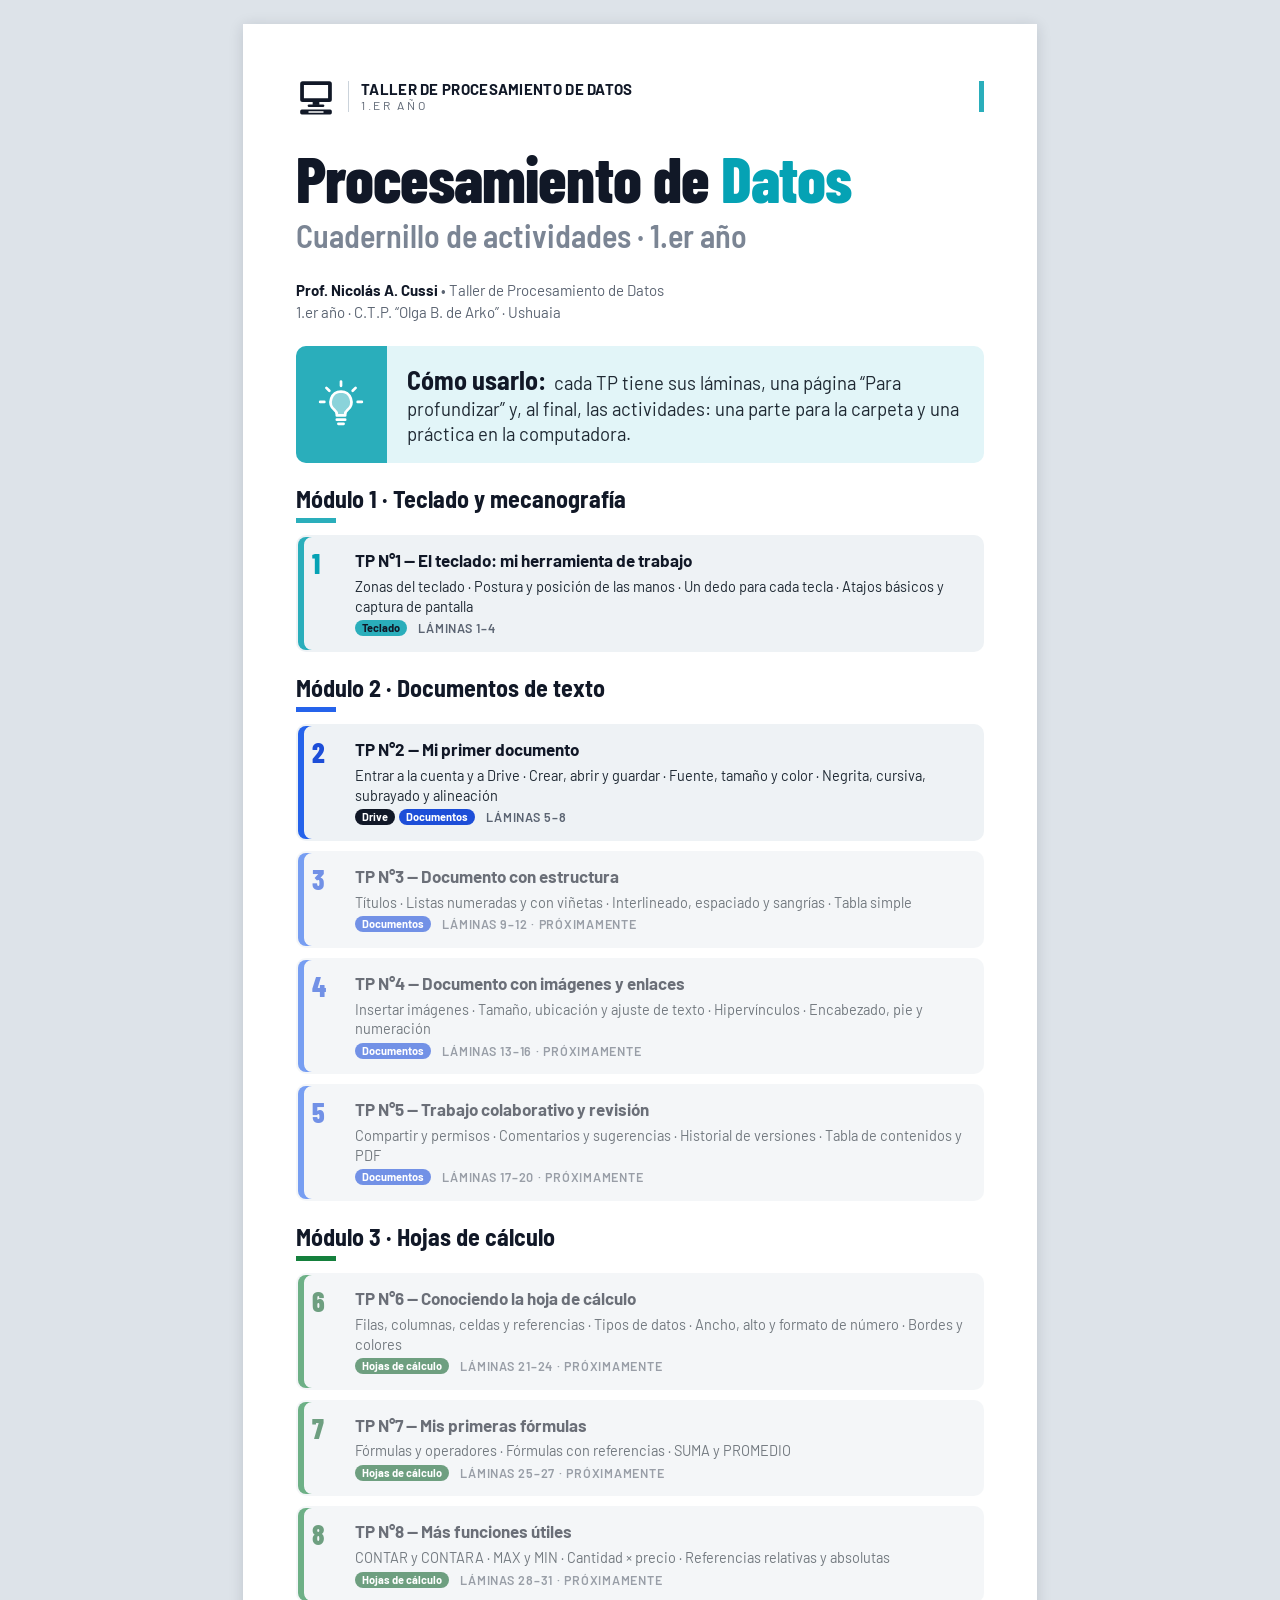
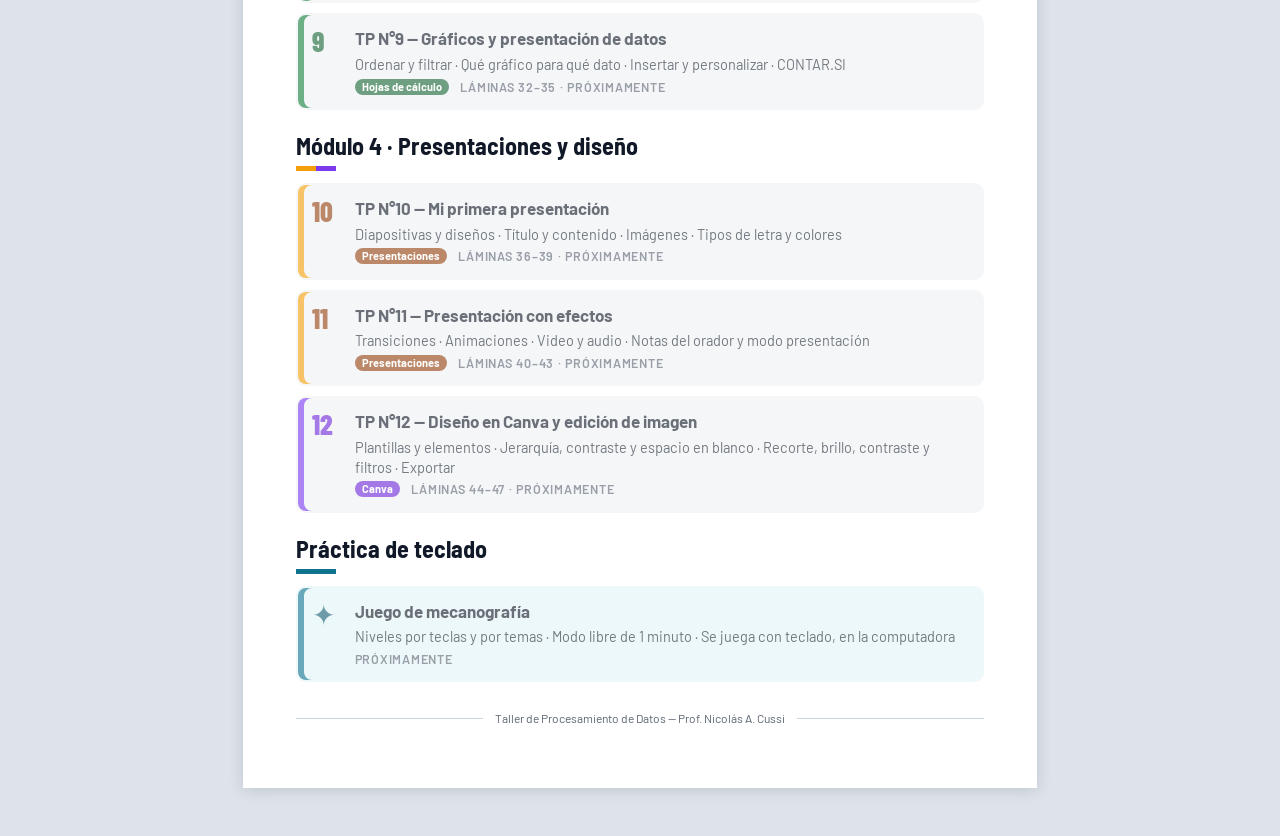
<file: index.html>
<!DOCTYPE html>
<html lang="es-AR">
<head>
  <meta charset="utf-8">
  <meta name="viewport" content="width=device-width, initial-scale=1">
  <title>Taller de Procesamiento de Datos — Cuadernillo de actividades · Prof. Nicolás A. Cussi</title>
  <meta name="description" content="Cuadernillo de actividades del Taller de Procesamiento de Datos (1.er año), organizado en 12 TPs. C.T.P. “Olga B. de Arko”, Ushuaia.">
  <meta name="theme-color" content="#2AAEBB">
  <link rel="preload" href="assets/fonts/barlow-condensed-latin-800-normal.woff2" as="font" type="font/woff2" crossorigin>
  <link rel="stylesheet" href="assets/css/estilos.css">
</head>
<body>

<svg width="0" height="0" style="position:absolute" aria-hidden="true" focusable="false">
  <defs>
    <symbol id="i-pc-solido" viewBox="0 0 48 48">
      <g style="fill:currentColor;stroke:none">
        <path fill-rule="evenodd" d="M8 5h32a3 3 0 0 1 3 3v19a3 3 0 0 1-3 3H8a3 3 0 0 1-3-3V8a3 3 0 0 1 3-3zm1.5 4.5v16h29v-16z"/>
        <path d="M20 30h8v3.5h-8z"/>
        <rect x="14" y="33" width="20" height="3" rx="1.5"/>
        <path fill-rule="evenodd" d="M7 39h34a2 2 0 0 1 2 2v2a2 2 0 0 1-2 2H7a2 2 0 0 1-2-2v-2a2 2 0 0 1 2-2zm8 2.2v1.6h18v-1.6z"/>
      </g>
    </symbol>
  </defs>
</svg>

<a class="saltar" href="#indice">Saltar al índice</a>

<main class="portada">
  <div class="cab" aria-hidden="true">
    <svg class="cab__logo"><use href="#i-pc-solido"/></svg>
    <div class="cab__marca"><b>TALLER DE PROCESAMIENTO DE DATOS</b><span>1.ER AÑO</span></div>
    <span class="cab__raya"></span>
  </div>

  <header class="portada__hero">
    <h1>Procesamiento de <span>Datos</span></h1>
    <p class="tit__sub">Cuadernillo de actividades · 1.er año</p>
  </header>

  <p class="portada__datos">
    <strong>Prof. Nicolás A. Cussi</strong> • Taller de Procesamiento de Datos<br>
    1.er año · C.T.P. “Olga B. de Arko” · Ushuaia
  </p>

  <aside class="idea" aria-label="Cómo usar el cuadernillo">
    <span class="idea__ico" aria-hidden="true">
      <svg class="ico" viewBox="0 0 48 48" focusable="false">
        <path d="M24 2.5v4M10 8.5l2.8 2.8M38 8.5l-2.8 2.8M4 22h4M40 22h4"/>
        <path d="M24 12a10 10 0 0 0-6.2 17.8c1.4 1.2 2.2 2.6 2.2 4.2v1h8v-1c0-1.6.8-3 2.2-4.2A10 10 0 0 0 24 12z" style="fill:var(--ac)"/>
        <path d="M20 39h8M21.5 43h5"/>
      </svg>
    </span>
    <p><strong>Cómo usarlo:</strong> cada TP tiene sus láminas, una página “Para profundizar” y, al final, las actividades: una parte para la carpeta y una práctica en la computadora.</p>
  </aside>

  <section class="bloque bloque--cian" id="indice" aria-labelledby="b1">
    <h2 class="subtitulo" id="b1">Módulo 1 · Teclado y mecanografía</h2>
    <ul class="lista-tp">
      <li>
        <a class="tp tp--cian" href="unidades/tp01.html">
          <span class="tp__num" aria-hidden="true">1</span>
          <span class="tp__titulo">TP N°1 — El teclado: mi herramienta de trabajo</span>
          <span class="tp__temas">Zonas del teclado · Postura y posición de las manos · Un dedo para cada tecla · Atajos básicos y captura de pantalla</span>
          <span class="tp__meta"><span class="tp__tecs"><span class="etq etq--cian">Teclado</span></span> Láminas 1–4 <span class="tp__visto" data-visto="1" hidden>· ✓ Visto</span></span>
        </a>
      </li>
    </ul>
  </section>

  <section class="bloque bloque--docs" aria-labelledby="b2">
    <h2 class="subtitulo" id="b2">Módulo 2 · Documentos de texto</h2>
    <ul class="lista-tp">
      <li>
        <a class="tp tp--docs" href="unidades/tp02.html">
          <span class="tp__num" aria-hidden="true">2</span>
          <span class="tp__titulo">TP N°2 — Mi primer documento</span>
          <span class="tp__temas">Entrar a la cuenta y a Drive · Crear, abrir y guardar · Fuente, tamaño y color · Negrita, cursiva, subrayado y alineación</span>
          <span class="tp__meta"><span class="tp__tecs"><span class="etq">Drive</span> <span class="etq etq--docs">Documentos</span></span> Láminas 5–8 <span class="tp__visto" data-visto="2" hidden>· ✓ Visto</span></span>
        </a>
      </li>
      <li>
        <div class="tp tp--pronto tp--docs">
          <span class="tp__num" aria-hidden="true">3</span>
          <span class="tp__titulo">TP N°3 — Documento con estructura</span>
          <span class="tp__temas">Títulos · Listas numeradas y con viñetas · Interlineado, espaciado y sangrías · Tabla simple</span>
          <span class="tp__meta"><span class="tp__tecs"><span class="etq etq--docs">Documentos</span></span> Láminas 9–12 · Próximamente</span>
        </div>
      </li>
      <li>
        <div class="tp tp--pronto tp--docs">
          <span class="tp__num" aria-hidden="true">4</span>
          <span class="tp__titulo">TP N°4 — Documento con imágenes y enlaces</span>
          <span class="tp__temas">Insertar imágenes · Tamaño, ubicación y ajuste de texto · Hipervínculos · Encabezado, pie y numeración</span>
          <span class="tp__meta"><span class="tp__tecs"><span class="etq etq--docs">Documentos</span></span> Láminas 13–16 · Próximamente</span>
        </div>
      </li>
      <li>
        <div class="tp tp--pronto tp--docs">
          <span class="tp__num" aria-hidden="true">5</span>
          <span class="tp__titulo">TP N°5 — Trabajo colaborativo y revisión</span>
          <span class="tp__temas">Compartir y permisos · Comentarios y sugerencias · Historial de versiones · Tabla de contenidos y PDF</span>
          <span class="tp__meta"><span class="tp__tecs"><span class="etq etq--docs">Documentos</span></span> Láminas 17–20 · Próximamente</span>
        </div>
      </li>
    </ul>
  </section>

  <section class="bloque bloque--hojas" aria-labelledby="b3">
    <h2 class="subtitulo" id="b3">Módulo 3 · Hojas de cálculo</h2>
    <ul class="lista-tp">
      <li>
        <div class="tp tp--pronto tp--hojas">
          <span class="tp__num" aria-hidden="true">6</span>
          <span class="tp__titulo">TP N°6 — Conociendo la hoja de cálculo</span>
          <span class="tp__temas">Filas, columnas, celdas y referencias · Tipos de datos · Ancho, alto y formato de número · Bordes y colores</span>
          <span class="tp__meta"><span class="tp__tecs"><span class="etq etq--hojas">Hojas de cálculo</span></span> Láminas 21–24 · Próximamente</span>
        </div>
      </li>
      <li>
        <div class="tp tp--pronto tp--hojas">
          <span class="tp__num" aria-hidden="true">7</span>
          <span class="tp__titulo">TP N°7 — Mis primeras fórmulas</span>
          <span class="tp__temas">Fórmulas y operadores · Fórmulas con referencias · SUMA y PROMEDIO</span>
          <span class="tp__meta"><span class="tp__tecs"><span class="etq etq--hojas">Hojas de cálculo</span></span> Láminas 25–27 · Próximamente</span>
        </div>
      </li>
      <li>
        <div class="tp tp--pronto tp--hojas">
          <span class="tp__num" aria-hidden="true">8</span>
          <span class="tp__titulo">TP N°8 — Más funciones útiles</span>
          <span class="tp__temas">CONTAR y CONTARA · MAX y MIN · Cantidad × precio · Referencias relativas y absolutas</span>
          <span class="tp__meta"><span class="tp__tecs"><span class="etq etq--hojas">Hojas de cálculo</span></span> Láminas 28–31 · Próximamente</span>
        </div>
      </li>
      <li>
        <div class="tp tp--pronto tp--hojas">
          <span class="tp__num" aria-hidden="true">9</span>
          <span class="tp__titulo">TP N°9 — Gráficos y presentación de datos</span>
          <span class="tp__temas">Ordenar y filtrar · Qué gráfico para qué dato · Insertar y personalizar · CONTAR.SI</span>
          <span class="tp__meta"><span class="tp__tecs"><span class="etq etq--hojas">Hojas de cálculo</span></span> Láminas 32–35 · Próximamente</span>
        </div>
      </li>
    </ul>
  </section>

  <section class="bloque bloque--pres-canva" aria-labelledby="b4">
    <h2 class="subtitulo" id="b4">Módulo 4 · Presentaciones y diseño</h2>
    <ul class="lista-tp">
      <li>
        <div class="tp tp--pronto tp--pres">
          <span class="tp__num" aria-hidden="true">10</span>
          <span class="tp__titulo">TP N°10 — Mi primera presentación</span>
          <span class="tp__temas">Diapositivas y diseños · Título y contenido · Imágenes · Tipos de letra y colores</span>
          <span class="tp__meta"><span class="tp__tecs"><span class="etq etq--pres">Presentaciones</span></span> Láminas 36–39 · Próximamente</span>
        </div>
      </li>
      <li>
        <div class="tp tp--pronto tp--pres">
          <span class="tp__num" aria-hidden="true">11</span>
          <span class="tp__titulo">TP N°11 — Presentación con efectos</span>
          <span class="tp__temas">Transiciones · Animaciones · Video y audio · Notas del orador y modo presentación</span>
          <span class="tp__meta"><span class="tp__tecs"><span class="etq etq--pres">Presentaciones</span></span> Láminas 40–43 · Próximamente</span>
        </div>
      </li>
      <li>
        <div class="tp tp--pronto tp--canva">
          <span class="tp__num" aria-hidden="true">12</span>
          <span class="tp__titulo">TP N°12 — Diseño en Canva y edición de imagen</span>
          <span class="tp__temas">Plantillas y elementos · Jerarquía, contraste y espacio en blanco · Recorte, brillo, contraste y filtros · Exportar</span>
          <span class="tp__meta"><span class="tp__tecs"><span class="etq etq--canva">Canva</span></span> Láminas 44–47 · Próximamente</span>
        </div>
      </li>
    </ul>
  </section>

  <!-- Juego de mecanografía: cuando esté publicado, pasar este div a
       <a class="tp tp--integrador tp--teclado" href="https://prof-nkocussi.github.io/Juego-Mecanografia/" target="_blank" rel="noopener">
       y cambiar "Próximamente" por "Se abre en otra pestaña". -->
  <section class="bloque bloque--teclado" aria-labelledby="b5">
    <h2 class="subtitulo" id="b5">Práctica de teclado</h2>
    <ul class="lista-tp">
      <li>
        <div class="tp tp--pronto tp--integrador tp--teclado">
          <span class="tp__num" aria-hidden="true">✦</span>
          <span class="tp__titulo">Juego de mecanografía</span>
          <span class="tp__temas">Niveles por teclas y por temas · Modo libre de 1 minuto · Se juega con teclado, en la computadora</span>
          <span class="tp__meta">Próximamente</span>
        </div>
      </li>
    </ul>
  </section>

  <footer class="pie">
    <span class="pie__linea"></span>
    <span>Taller de Procesamiento de Datos — Prof. Nicolás A. Cussi</span>
    <span class="pie__linea"></span>
  </footer>
</main>

<script src="assets/js/actividades.js"></script>
</body>
</html>
</file>
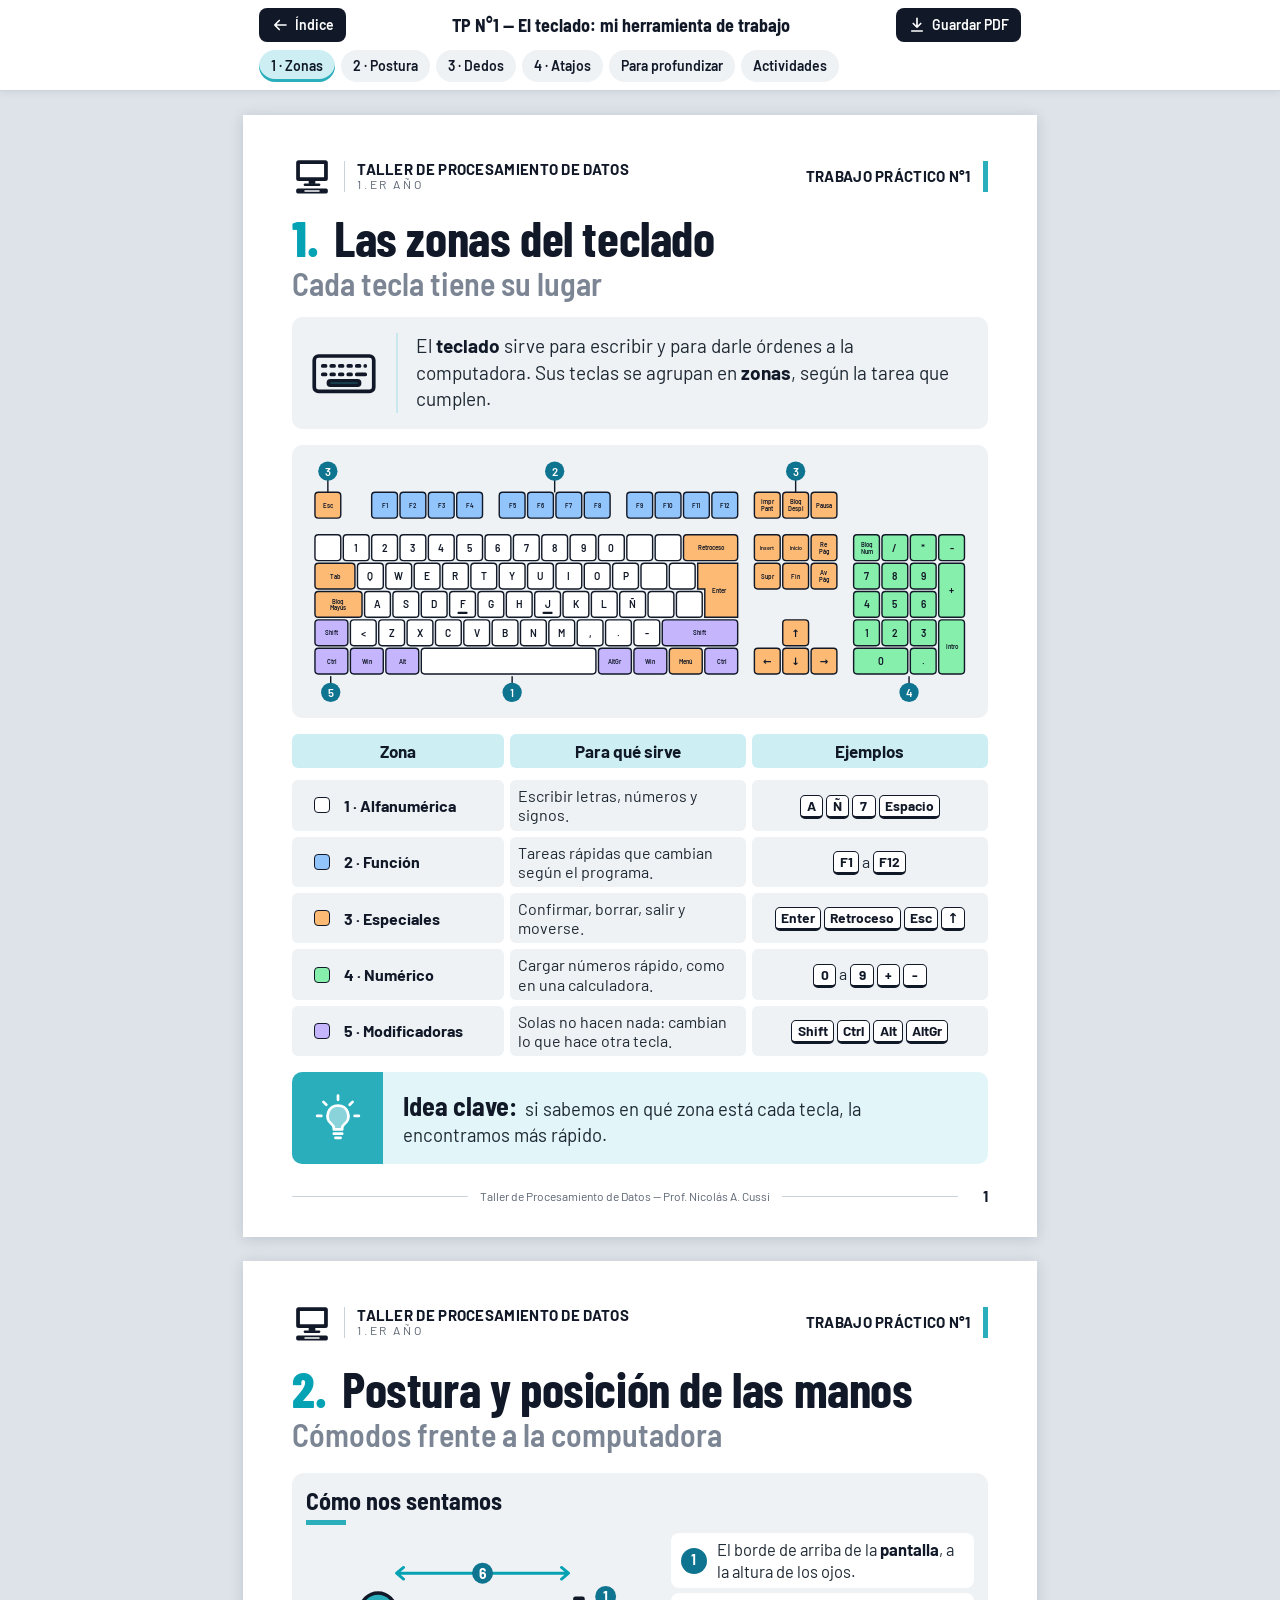
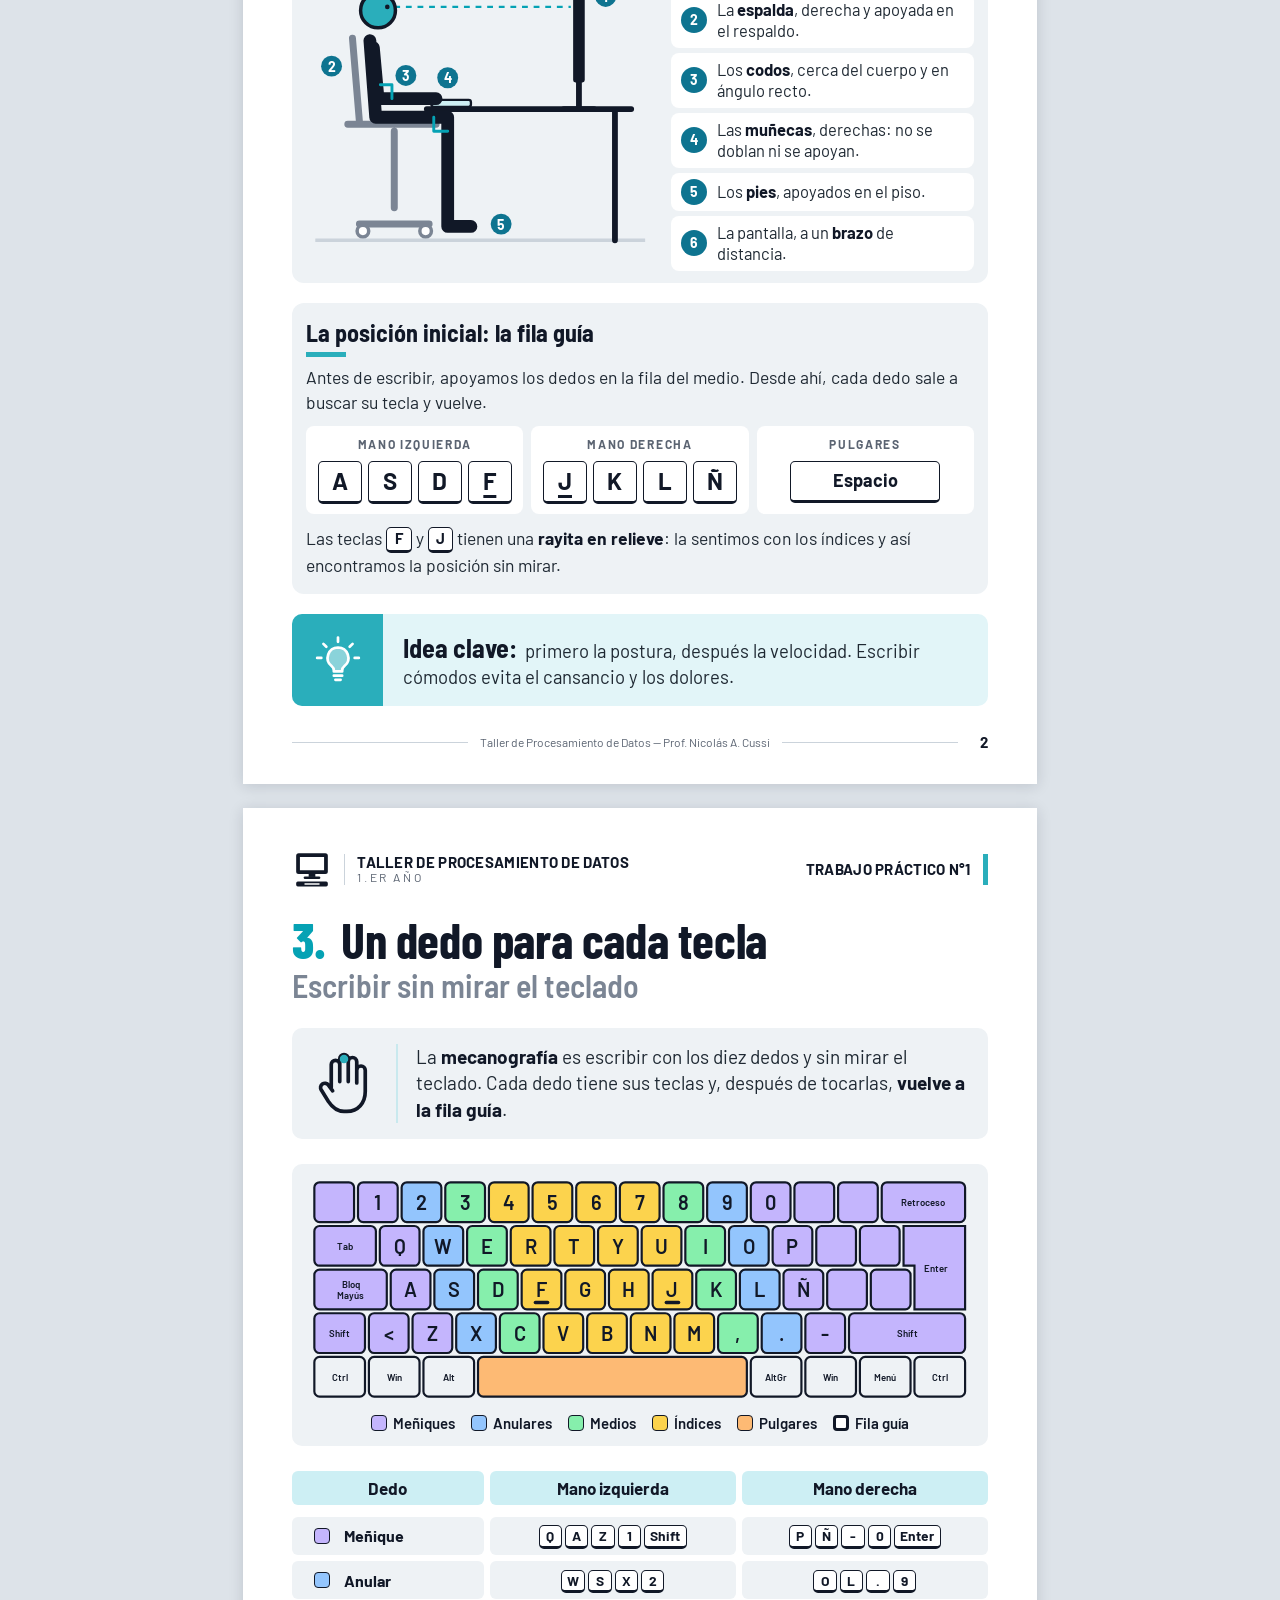
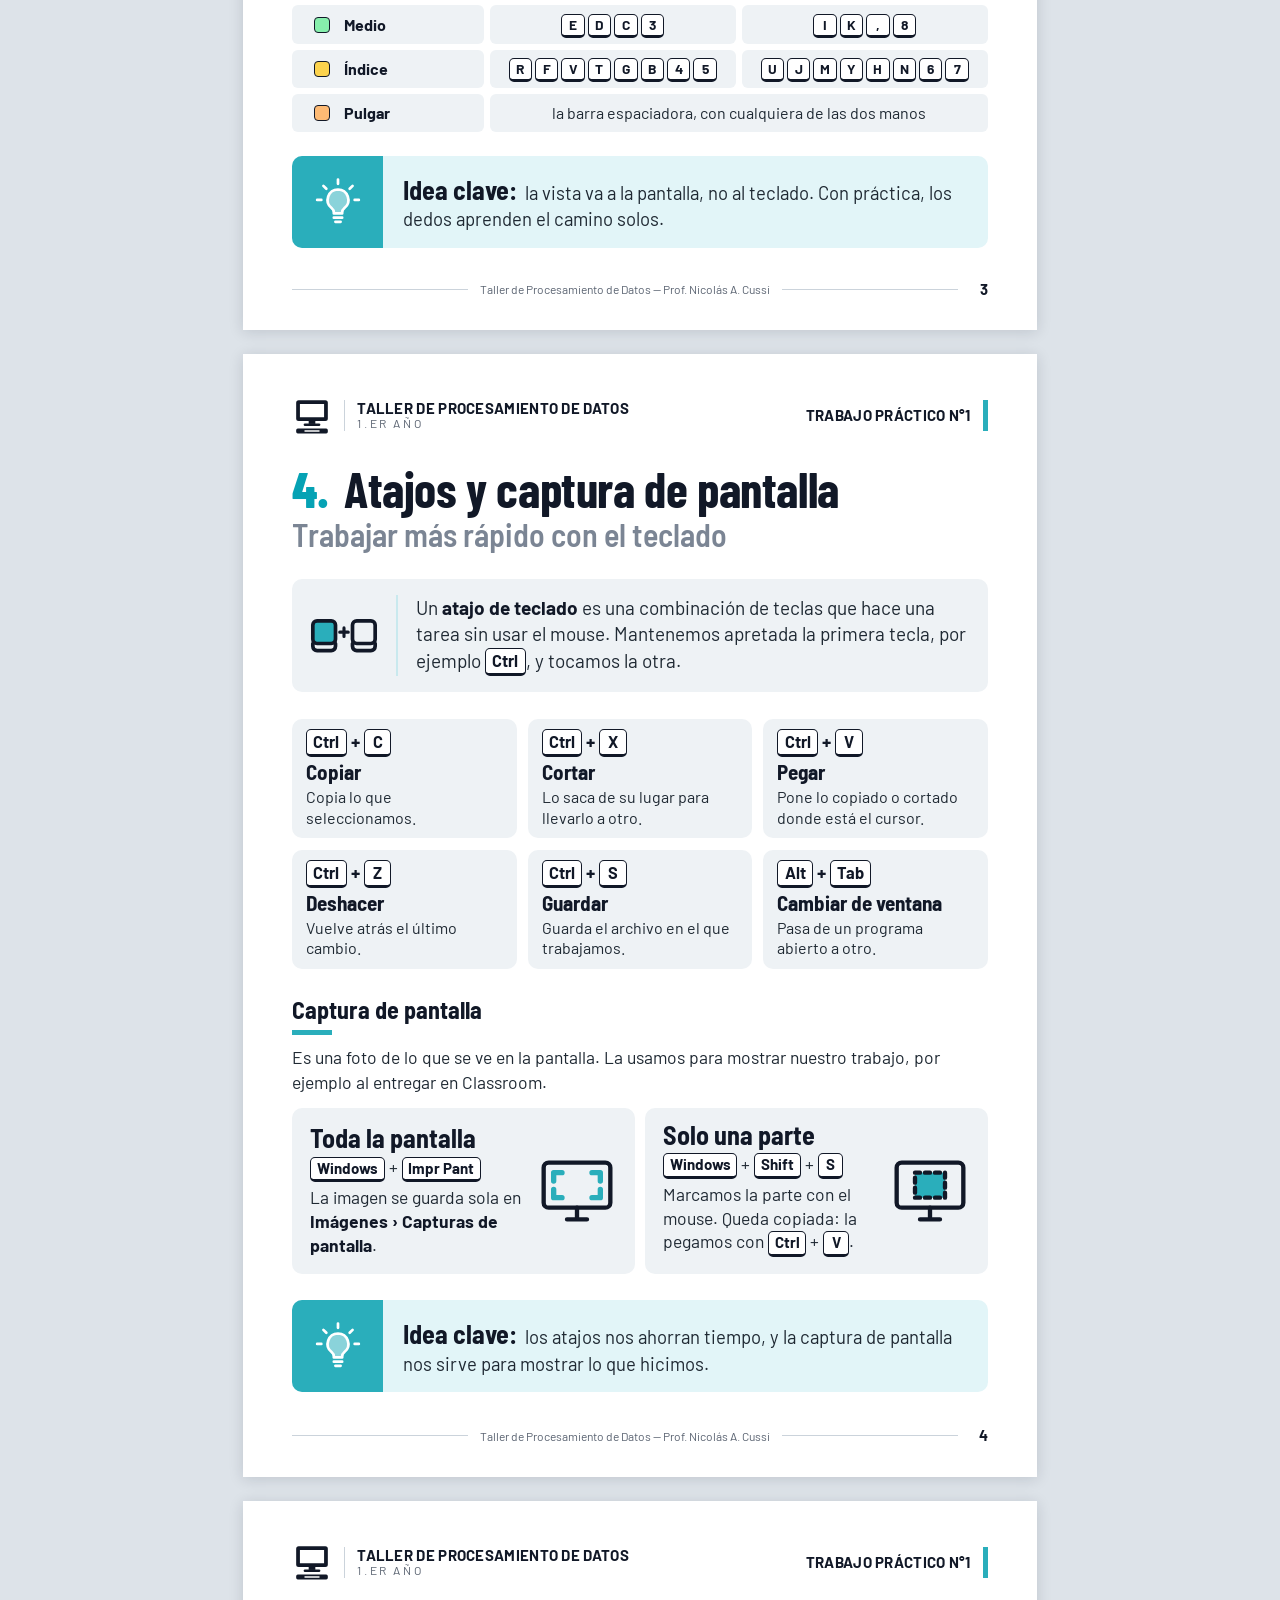
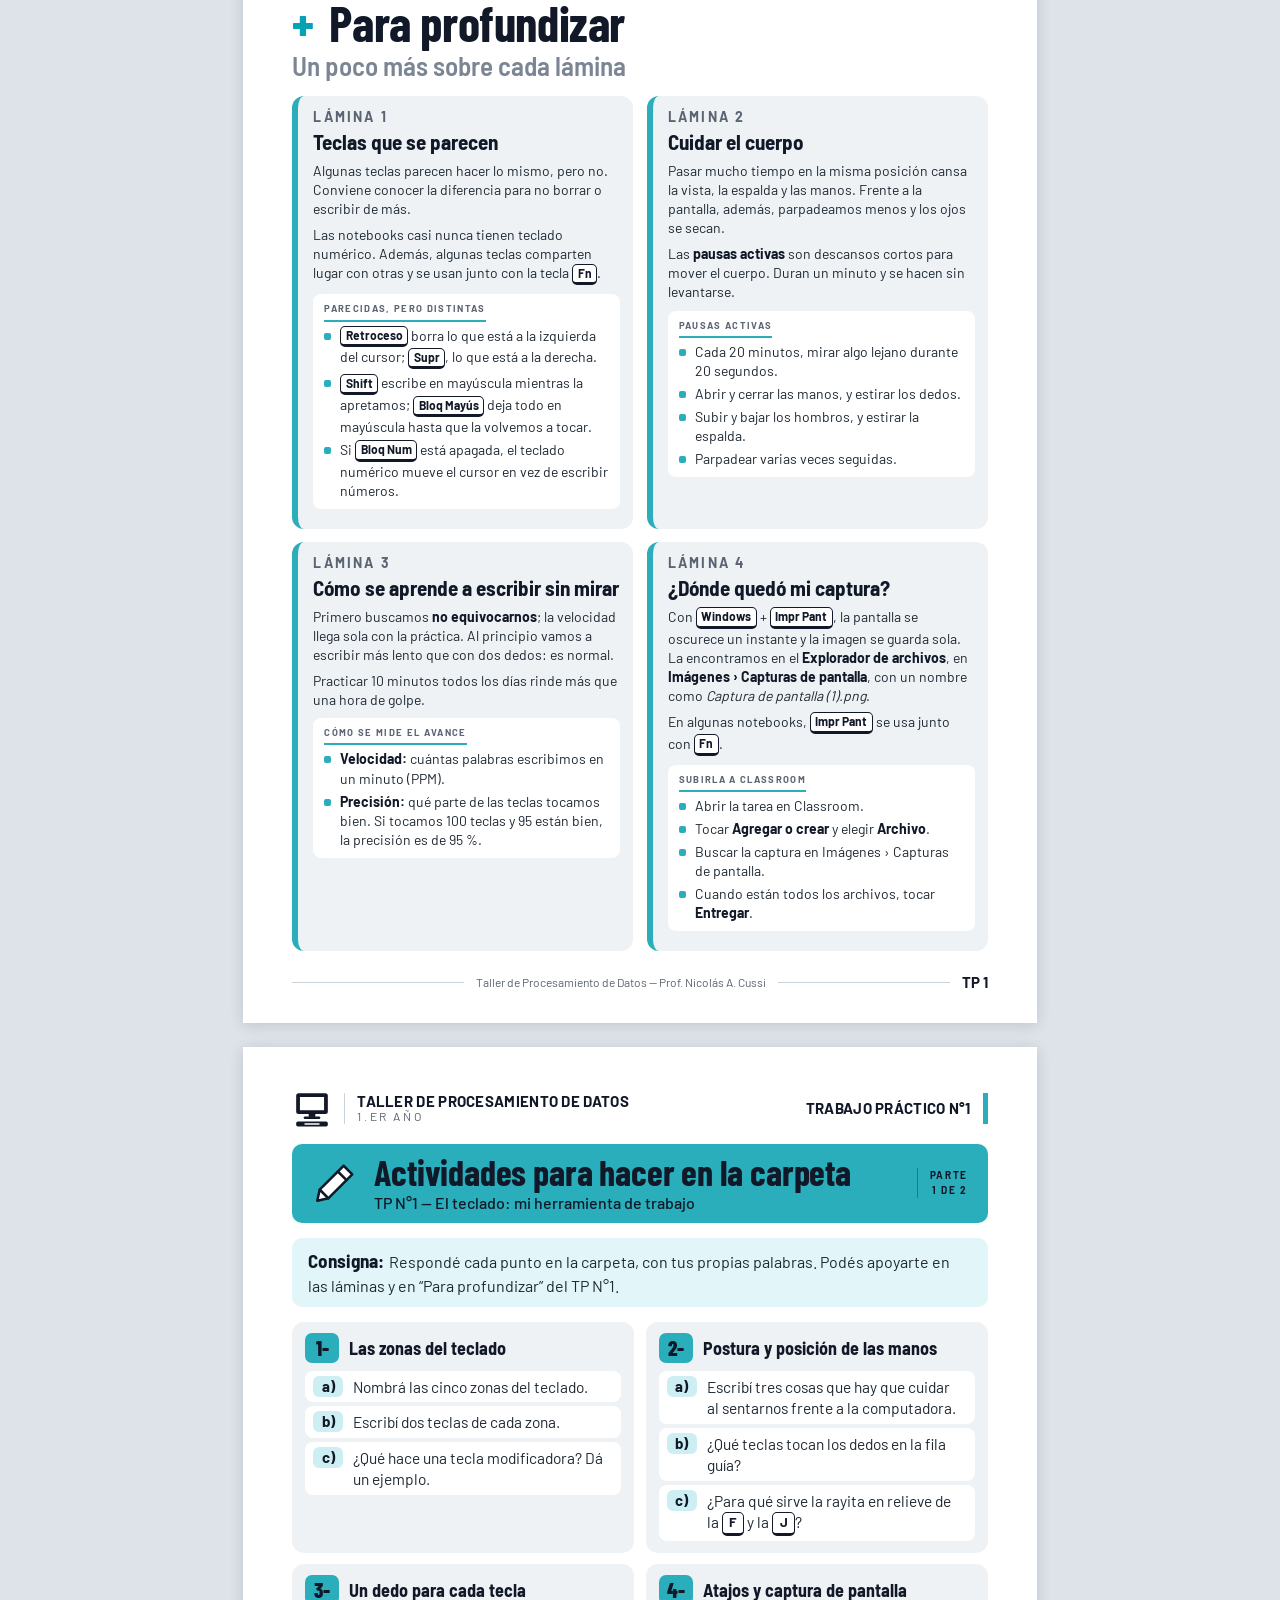
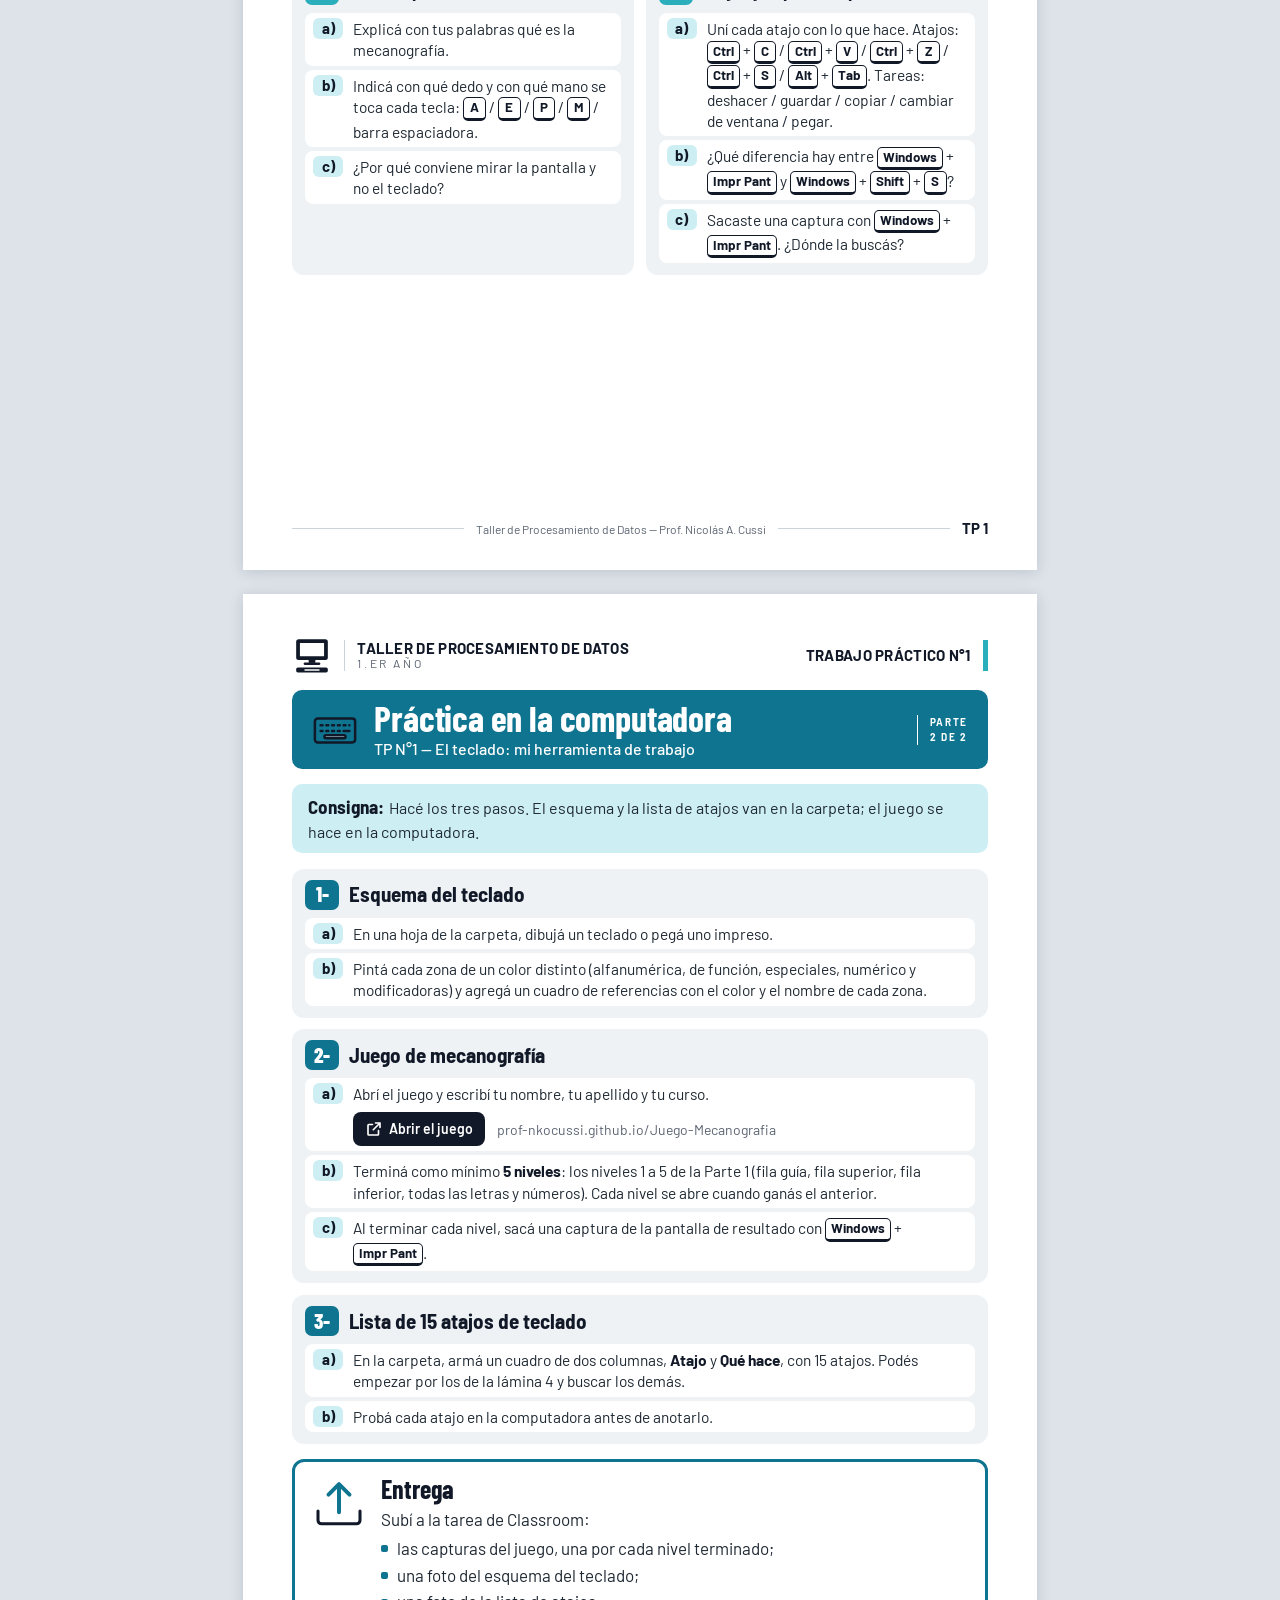
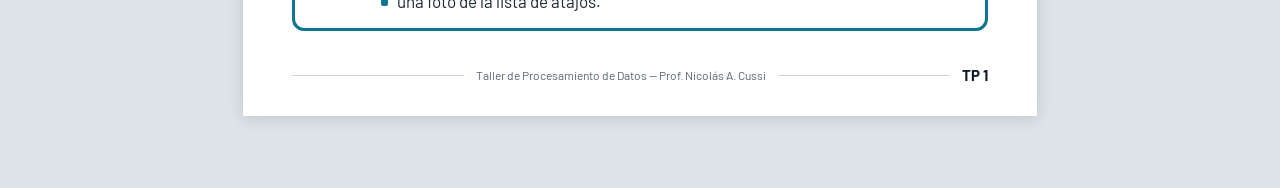
<file: unidades/tp01.html>
<!DOCTYPE html>
<html lang="es-AR">
<head>
  <meta charset="utf-8">
  <meta name="viewport" content="width=device-width, initial-scale=1">
  <title>TP N°1 — El teclado: mi herramienta de trabajo · Taller de Procesamiento de Datos</title>
  <meta name="description" content="TP N°1 del Taller de Procesamiento de Datos: zonas del teclado, postura, un dedo para cada tecla, atajos de teclado y captura de pantalla. Prof. Nicolás A. Cussi.">
  <meta name="theme-color" content="#2AAEBB">
  <link rel="preload" href="../assets/fonts/barlow-latin-400-normal.woff2" as="font" type="font/woff2" crossorigin>
  <link rel="preload" href="../assets/fonts/barlow-semi-condensed-latin-700-normal.woff2" as="font" type="font/woff2" crossorigin>
  <link rel="stylesheet" href="../assets/css/estilos.css">
</head>
<body data-tp="1" class="prog--teclado">

<!-- ====== Íconos ====== -->
<svg width="0" height="0" style="position:absolute" aria-hidden="true" focusable="false">
  <defs>
    <symbol id="i-pc-solido" viewBox="0 0 48 48">
      <g style="fill:currentColor;stroke:none">
        <path fill-rule="evenodd" d="M8 5h32a3 3 0 0 1 3 3v19a3 3 0 0 1-3 3H8a3 3 0 0 1-3-3V8a3 3 0 0 1 3-3zm1.5 4.5v16h29v-16z"/>
        <path d="M20 30h8v3.5h-8z"/>
        <rect x="14" y="33" width="20" height="3" rx="1.5"/>
        <path fill-rule="evenodd" d="M7 39h34a2 2 0 0 1 2 2v2a2 2 0 0 1-2 2H7a2 2 0 0 1-2-2v-2a2 2 0 0 1 2-2zm8 2.2v1.6h18v-1.6z"/>
      </g>
    </symbol>
    <symbol id="i-teclado" viewBox="0 0 48 48">
      <rect x="3" y="12" width="42" height="25" rx="3"/>
      <path d="M9 19h2M15 19h2M21 19h2M27 19h2M33 19h2M39 19h0M9 25h2M15 25h2M21 25h2M27 25h2M33 25h6"/>
      <rect x="13" y="29.5" width="22" height="3" rx="1.5" style="fill:var(--ac)"/>
    </symbol>
    <symbol id="i-mano" viewBox="0 0 48 48">
      <path d="M15 27V11a3 3 0 0 1 6 0v12M21 23V7a3 3 0 0 1 6 0v16M27 23V9a3 3 0 0 1 6 0v15M33 24v-9a3 3 0 0 1 6 0v15c0 8-5 14-13 14h-2c-5 0-8-2.5-11-7l-5-8a3 3 0 0 1 5-3.5l3 4"/>
      <circle cx="24" cy="7" r="3" style="fill:var(--ac);stroke:none"/>
    </symbol>
    <symbol id="i-atajo" viewBox="0 0 48 48">
      <rect x="2" y="14" width="16" height="16" rx="3" style="fill:var(--ac)"/>
      <path d="M2 30v2a3 3 0 0 0 3 3h10a3 3 0 0 0 3-3v-2"/>
      <rect x="30" y="14" width="16" height="16" rx="3"/>
      <path d="M30 30v2a3 3 0 0 0 3 3h10a3 3 0 0 0 3-3v-2"/>
      <path d="M24 19v6M21 22h6" style="stroke-width:2.2"/>
    </symbol>
    <symbol id="i-captura" viewBox="0 0 48 48">
      <rect x="4" y="7" width="40" height="27" rx="3"/>
      <path d="M18 41h12M24 34v7"/>
      <path d="M10 18v-5h5M38 18v-5h-5M10 23v5h5M38 23v5h-5" style="stroke:var(--ac);stroke-width:3.2"/>
    </symbol>
    <symbol id="i-recorte" viewBox="0 0 48 48">
      <rect x="4" y="7" width="40" height="27" rx="3"/>
      <path d="M18 41h12M24 34v7"/>
      <rect x="15" y="13" width="18" height="15" style="fill:var(--ac);stroke-dasharray:3 3"/>
    </symbol>
    <symbol id="i-subir" viewBox="0 0 48 48">
      <path d="M6 30v8a3 3 0 0 0 3 3h30a3 3 0 0 0 3-3v-8"/>
      <path d="M24 31V7M15 16l9-9 9 9" style="stroke:var(--ac);stroke-width:3.4"/>
    </symbol>
    <symbol id="i-foco" viewBox="0 0 48 48">
      <path d="M24 2.5v4M10 8.5l2.8 2.8M38 8.5l-2.8 2.8M4 22h4M40 22h4"/>
      <path d="M24 12a10 10 0 0 0-6.2 17.8c1.4 1.2 2.2 2.6 2.2 4.2v1h8v-1c0-1.6.8-3 2.2-4.2A10 10 0 0 0 24 12z" style="fill:var(--ac)"/>
      <path d="M20 39h8M21.5 43h5"/>
    </symbol>
    <symbol id="i-lapiz" viewBox="0 0 48 48">
      <path d="M33 6l9 9-25 25-9-9z" style="fill:var(--ac)"/>
      <path d="M8 31 5.5 42.5 17 40z" style="fill:#fff"/>
      <path d="M27 12l9 9"/>
    </symbol>
    <symbol id="i-importante" viewBox="0 0 48 48">
      <circle cx="24" cy="24" r="21" style="fill:var(--ac);stroke:none"/>
      <path d="M24 12v15M24 35v.5" style="stroke:var(--blanco);stroke-width:5.5"/>
    </symbol>
    <symbol id="i-consejo" viewBox="0 0 48 48">
      <circle cx="24" cy="24" r="21" style="fill:var(--ac);stroke:none"/>
      <path d="M14 24.5l7 7 13-14" style="stroke:var(--blanco);stroke-width:5.5"/>
    </symbol>
    <symbol id="i-descarga" viewBox="0 0 24 24">
      <path d="M12 3v12M7 10l5 5 5-5M5 20h14"/>
    </symbol>
    <symbol id="i-atras" viewBox="0 0 24 24">
      <path d="M20 12H5M11 6l-6 6 6 6"/>
    </symbol>
    <symbol id="i-externo" viewBox="0 0 24 24">
      <path d="M14 4h6v6M20 4l-9 9M18 14v5a1 1 0 0 1-1 1H5a1 1 0 0 1-1-1V7a1 1 0 0 1 1-1h5"/>
    </symbol>
  </defs>
</svg>

<a class="saltar" href="#contenido">Saltar al contenido</a>

<header class="barra">
  <div class="barra__fila">
    <a class="boton barra__volver" href="../index.html"><svg aria-hidden="true" focusable="false"><use href="#i-atras"/></svg><span>Índice</span></a>
    <span class="barra__titulo">TP N°1 — El teclado: mi herramienta de trabajo</span>
    <button class="boton" type="button" data-imprimir aria-label="Guardar en PDF">
      <svg aria-hidden="true" focusable="false"><use href="#i-descarga"/></svg><span><span class="boton__largo">Guardar </span>PDF</span>
    </button>
  </div>
  <nav class="partes" aria-label="Partes del TP N°1">
    <a href="#pag-1">1 · Zonas</a>
    <a href="#pag-2">2 · Postura</a>
    <a href="#pag-3">3 · Dedos</a>
    <a href="#pag-4">4 · Atajos</a>
    <a href="#profundizar">Para profundizar</a>
    <a href="#actividades">Actividades</a>
  </nav>
</header>

<main id="contenido" class="laminas">
  <h1 class="sr-only">TP N°1 — El teclado: mi herramienta de trabajo</h1>

  <!-- =================== LÁMINA 1 =================== -->
  <article class="lamina lamina--compacta" id="pag-1" aria-labelledby="t1">
    <div class="cab" aria-hidden="true">
      <svg class="cab__logo"><use href="#i-pc-solido"/></svg>
      <div class="cab__marca"><b>TALLER DE PROCESAMIENTO DE DATOS</b><span>1.ER AÑO</span></div>
      <div class="cab__lema"><span class="cab__lema-largo">TRABAJO PRÁCTICO </span><span class="cab__lema-corto">TP </span><span class="cab__lema-n">N°1</span></div>
      <span class="cab__raya"></span>
    </div>

    <div class="tit">
      <h2 class="tit__h" id="t1"><span class="tit__num">1.</span> Las zonas del teclado</h2>
      <p class="tit__sub">Cada tecla tiene su lugar</p>
    </div>

    <div class="intro">
      <svg class="ico ico--xl" aria-hidden="true" focusable="false"><use href="#i-teclado"/></svg>
      <p>El <strong>teclado</strong> sirve para escribir y para darle órdenes a la computadora. Sus teclas se agrupan en <strong>zonas</strong>, según la tarea que cumplen.</p>
    </div>

    <figure class="esquema esquema--teclado">
      <svg viewBox="-2 -12 234 88" role="img" aria-labelledby="kz-t kz-d"><title id="kz-t">Esquema de un teclado en español con sus cinco zonas</title><desc id="kz-d">1: zona alfanumérica, con las letras, los números, los signos y la barra espaciadora. 2: teclas de función, de F1 a F12, en la fila de arriba. 3: teclas especiales, como Esc, Tab, Bloq Mayús, Retroceso, Enter, Supr y las flechas. 4: teclado numérico, a la derecha. 5: teclas modificadoras: Shift, Ctrl, Alt, AltGr y Windows.</desc><rect class="tk z-esp" x="0.45" y="0.45" width="9.1" height="9.1" rx="1.2"/><text class="tt" x="5" y="5" font-size="2.2" text-anchor="middle" dominant-baseline="central">Esc</text><rect class="tk z-fn" x="20.45" y="0.45" width="9.1" height="9.1" rx="1.2"/><text class="tt" x="25" y="5" font-size="2.2" text-anchor="middle" dominant-baseline="central">F1</text><rect class="tk z-fn" x="30.45" y="0.45" width="9.1" height="9.1" rx="1.2"/><text class="tt" x="35" y="5" font-size="2.2" text-anchor="middle" dominant-baseline="central">F2</text><rect class="tk z-fn" x="40.45" y="0.45" width="9.1" height="9.1" rx="1.2"/><text class="tt" x="45" y="5" font-size="2.2" text-anchor="middle" dominant-baseline="central">F3</text><rect class="tk z-fn" x="50.45" y="0.45" width="9.1" height="9.1" rx="1.2"/><text class="tt" x="55" y="5" font-size="2.2" text-anchor="middle" dominant-baseline="central">F4</text><rect class="tk z-fn" x="65.45" y="0.45" width="9.1" height="9.1" rx="1.2"/><text class="tt" x="70" y="5" font-size="2.2" text-anchor="middle" dominant-baseline="central">F5</text><rect class="tk z-fn" x="75.45" y="0.45" width="9.1" height="9.1" rx="1.2"/><text class="tt" x="80" y="5" font-size="2.2" text-anchor="middle" dominant-baseline="central">F6</text><rect class="tk z-fn" x="85.45" y="0.45" width="9.1" height="9.1" rx="1.2"/><text class="tt" x="90" y="5" font-size="2.2" text-anchor="middle" dominant-baseline="central">F7</text><rect class="tk z-fn" x="95.45" y="0.45" width="9.1" height="9.1" rx="1.2"/><text class="tt" x="100" y="5" font-size="2.2" text-anchor="middle" dominant-baseline="central">F8</text><rect class="tk z-fn" x="110.45" y="0.45" width="9.1" height="9.1" rx="1.2"/><text class="tt" x="115" y="5" font-size="2.2" text-anchor="middle" dominant-baseline="central">F9</text><rect class="tk z-fn" x="120.45" y="0.45" width="9.1" height="9.1" rx="1.2"/><text class="tt" x="125" y="5" font-size="2.2" text-anchor="middle" dominant-baseline="central">F10</text><rect class="tk z-fn" x="130.45" y="0.45" width="9.1" height="9.1" rx="1.2"/><text class="tt" x="135" y="5" font-size="2.2" text-anchor="middle" dominant-baseline="central">F11</text><rect class="tk z-fn" x="140.45" y="0.45" width="9.1" height="9.1" rx="1.2"/><text class="tt" x="145" y="5" font-size="2.2" text-anchor="middle" dominant-baseline="central">F12</text><rect class="tk z-alfa" x="0.45" y="15.45" width="9.1" height="9.1" rx="1.2"/><rect class="tk z-alfa" x="10.45" y="15.45" width="9.1" height="9.1" rx="1.2"/><text class="tt" x="15" y="20" font-size="3.6" text-anchor="middle" dominant-baseline="central">1</text><rect class="tk z-alfa" x="20.45" y="15.45" width="9.1" height="9.1" rx="1.2"/><text class="tt" x="25" y="20" font-size="3.6" text-anchor="middle" dominant-baseline="central">2</text><rect class="tk z-alfa" x="30.45" y="15.45" width="9.1" height="9.1" rx="1.2"/><text class="tt" x="35" y="20" font-size="3.6" text-anchor="middle" dominant-baseline="central">3</text><rect class="tk z-alfa" x="40.45" y="15.45" width="9.1" height="9.1" rx="1.2"/><text class="tt" x="45" y="20" font-size="3.6" text-anchor="middle" dominant-baseline="central">4</text><rect class="tk z-alfa" x="50.45" y="15.45" width="9.1" height="9.1" rx="1.2"/><text class="tt" x="55" y="20" font-size="3.6" text-anchor="middle" dominant-baseline="central">5</text><rect class="tk z-alfa" x="60.45" y="15.45" width="9.1" height="9.1" rx="1.2"/><text class="tt" x="65" y="20" font-size="3.6" text-anchor="middle" dominant-baseline="central">6</text><rect class="tk z-alfa" x="70.45" y="15.45" width="9.1" height="9.1" rx="1.2"/><text class="tt" x="75" y="20" font-size="3.6" text-anchor="middle" dominant-baseline="central">7</text><rect class="tk z-alfa" x="80.45" y="15.45" width="9.1" height="9.1" rx="1.2"/><text class="tt" x="85" y="20" font-size="3.6" text-anchor="middle" dominant-baseline="central">8</text><rect class="tk z-alfa" x="90.45" y="15.45" width="9.1" height="9.1" rx="1.2"/><text class="tt" x="95" y="20" font-size="3.6" text-anchor="middle" dominant-baseline="central">9</text><rect class="tk z-alfa" x="100.45" y="15.45" width="9.1" height="9.1" rx="1.2"/><text class="tt" x="105" y="20" font-size="3.6" text-anchor="middle" dominant-baseline="central">0</text><rect class="tk z-alfa" x="110.45" y="15.45" width="9.1" height="9.1" rx="1.2"/><rect class="tk z-alfa" x="120.45" y="15.45" width="9.1" height="9.1" rx="1.2"/><rect class="tk z-esp" x="130.45" y="15.45" width="19.1" height="9.1" rx="1.2"/><text class="tt" x="140" y="20" font-size="2.2" text-anchor="middle" dominant-baseline="central">Retroceso</text><rect class="tk z-esp" x="0.45" y="25.45" width="14.1" height="9.1" rx="1.2"/><text class="tt" x="7.5" y="30" font-size="2.2" text-anchor="middle" dominant-baseline="central">Tab</text><rect class="tk z-alfa" x="15.45" y="25.45" width="9.1" height="9.1" rx="1.2"/><text class="tt" x="20" y="30" font-size="3.6" text-anchor="middle" dominant-baseline="central">Q</text><rect class="tk z-alfa" x="25.45" y="25.45" width="9.1" height="9.1" rx="1.2"/><text class="tt" x="30" y="30" font-size="3.6" text-anchor="middle" dominant-baseline="central">W</text><rect class="tk z-alfa" x="35.45" y="25.45" width="9.1" height="9.1" rx="1.2"/><text class="tt" x="40" y="30" font-size="3.6" text-anchor="middle" dominant-baseline="central">E</text><rect class="tk z-alfa" x="45.45" y="25.45" width="9.1" height="9.1" rx="1.2"/><text class="tt" x="50" y="30" font-size="3.6" text-anchor="middle" dominant-baseline="central">R</text><rect class="tk z-alfa" x="55.45" y="25.45" width="9.1" height="9.1" rx="1.2"/><text class="tt" x="60" y="30" font-size="3.6" text-anchor="middle" dominant-baseline="central">T</text><rect class="tk z-alfa" x="65.45" y="25.45" width="9.1" height="9.1" rx="1.2"/><text class="tt" x="70" y="30" font-size="3.6" text-anchor="middle" dominant-baseline="central">Y</text><rect class="tk z-alfa" x="75.45" y="25.45" width="9.1" height="9.1" rx="1.2"/><text class="tt" x="80" y="30" font-size="3.6" text-anchor="middle" dominant-baseline="central">U</text><rect class="tk z-alfa" x="85.45" y="25.45" width="9.1" height="9.1" rx="1.2"/><text class="tt" x="90" y="30" font-size="3.6" text-anchor="middle" dominant-baseline="central">I</text><rect class="tk z-alfa" x="95.45" y="25.45" width="9.1" height="9.1" rx="1.2"/><text class="tt" x="100" y="30" font-size="3.6" text-anchor="middle" dominant-baseline="central">O</text><rect class="tk z-alfa" x="105.45" y="25.45" width="9.1" height="9.1" rx="1.2"/><text class="tt" x="110" y="30" font-size="3.6" text-anchor="middle" dominant-baseline="central">P</text><rect class="tk z-alfa" x="115.45" y="25.45" width="9.1" height="9.1" rx="1.2"/><rect class="tk z-alfa" x="125.45" y="25.45" width="9.1" height="9.1" rx="1.2"/><path class="tk z-esp" d="M135.45 25.45H149.55V44.55H137.95V34.55H135.45Z"/><text class="tt" x="143" y="35" font-size="2.2" text-anchor="middle" dominant-baseline="central">Enter</text><rect class="tk z-esp" x="0.45" y="35.45" width="16.6" height="9.1" rx="1.2"/><text class="tt" x="8.75" y="38.85" font-size="2.2" text-anchor="middle" dominant-baseline="central">Bloq</text><text class="tt" x="8.75" y="41.16" font-size="2.2" text-anchor="middle" dominant-baseline="central">Mayús</text><rect class="tk z-alfa" x="17.95" y="35.45" width="9.1" height="9.1" rx="1.2"/><text class="tt" x="22.5" y="40" font-size="3.6" text-anchor="middle" dominant-baseline="central">A</text><rect class="tk z-alfa" x="27.95" y="35.45" width="9.1" height="9.1" rx="1.2"/><text class="tt" x="32.5" y="40" font-size="3.6" text-anchor="middle" dominant-baseline="central">S</text><rect class="tk z-alfa" x="37.95" y="35.45" width="9.1" height="9.1" rx="1.2"/><text class="tt" x="42.5" y="40" font-size="3.6" text-anchor="middle" dominant-baseline="central">D</text><rect class="tk z-alfa" x="47.95" y="35.45" width="9.1" height="9.1" rx="1.2"/><text class="tt" x="52.5" y="40" font-size="3.6" text-anchor="middle" dominant-baseline="central">F</text><path class="relieve" d="M51.1 43h2.8"/><rect class="tk z-alfa" x="57.95" y="35.45" width="9.1" height="9.1" rx="1.2"/><text class="tt" x="62.5" y="40" font-size="3.6" text-anchor="middle" dominant-baseline="central">G</text><rect class="tk z-alfa" x="67.95" y="35.45" width="9.1" height="9.1" rx="1.2"/><text class="tt" x="72.5" y="40" font-size="3.6" text-anchor="middle" dominant-baseline="central">H</text><rect class="tk z-alfa" x="77.95" y="35.45" width="9.1" height="9.1" rx="1.2"/><text class="tt" x="82.5" y="40" font-size="3.6" text-anchor="middle" dominant-baseline="central">J</text><path class="relieve" d="M81.1 43h2.8"/><rect class="tk z-alfa" x="87.95" y="35.45" width="9.1" height="9.1" rx="1.2"/><text class="tt" x="92.5" y="40" font-size="3.6" text-anchor="middle" dominant-baseline="central">K</text><rect class="tk z-alfa" x="97.95" y="35.45" width="9.1" height="9.1" rx="1.2"/><text class="tt" x="102.5" y="40" font-size="3.6" text-anchor="middle" dominant-baseline="central">L</text><rect class="tk z-alfa" x="107.95" y="35.45" width="9.1" height="9.1" rx="1.2"/><text class="tt" x="112.5" y="40" font-size="3.6" text-anchor="middle" dominant-baseline="central">Ñ</text><rect class="tk z-alfa" x="117.95" y="35.45" width="9.1" height="9.1" rx="1.2"/><rect class="tk z-alfa" x="127.95" y="35.45" width="9.1" height="9.1" rx="1.2"/><rect class="tk z-mod" x="0.45" y="45.45" width="11.6" height="9.1" rx="1.2"/><text class="tt" x="6.25" y="50" font-size="2.2" text-anchor="middle" dominant-baseline="central">Shift</text><rect class="tk z-alfa" x="12.95" y="45.45" width="9.1" height="9.1" rx="1.2"/><text class="tt" x="17.5" y="50" font-size="3.6" text-anchor="middle" dominant-baseline="central"><</text><rect class="tk z-alfa" x="22.95" y="45.45" width="9.1" height="9.1" rx="1.2"/><text class="tt" x="27.5" y="50" font-size="3.6" text-anchor="middle" dominant-baseline="central">Z</text><rect class="tk z-alfa" x="32.95" y="45.45" width="9.1" height="9.1" rx="1.2"/><text class="tt" x="37.5" y="50" font-size="3.6" text-anchor="middle" dominant-baseline="central">X</text><rect class="tk z-alfa" x="42.95" y="45.45" width="9.1" height="9.1" rx="1.2"/><text class="tt" x="47.5" y="50" font-size="3.6" text-anchor="middle" dominant-baseline="central">C</text><rect class="tk z-alfa" x="52.95" y="45.45" width="9.1" height="9.1" rx="1.2"/><text class="tt" x="57.5" y="50" font-size="3.6" text-anchor="middle" dominant-baseline="central">V</text><rect class="tk z-alfa" x="62.95" y="45.45" width="9.1" height="9.1" rx="1.2"/><text class="tt" x="67.5" y="50" font-size="3.6" text-anchor="middle" dominant-baseline="central">B</text><rect class="tk z-alfa" x="72.95" y="45.45" width="9.1" height="9.1" rx="1.2"/><text class="tt" x="77.5" y="50" font-size="3.6" text-anchor="middle" dominant-baseline="central">N</text><rect class="tk z-alfa" x="82.95" y="45.45" width="9.1" height="9.1" rx="1.2"/><text class="tt" x="87.5" y="50" font-size="3.6" text-anchor="middle" dominant-baseline="central">M</text><rect class="tk z-alfa" x="92.95" y="45.45" width="9.1" height="9.1" rx="1.2"/><text class="tt" x="97.5" y="50" font-size="3.6" text-anchor="middle" dominant-baseline="central">,</text><rect class="tk z-alfa" x="102.95" y="45.45" width="9.1" height="9.1" rx="1.2"/><text class="tt" x="107.5" y="50" font-size="3.6" text-anchor="middle" dominant-baseline="central">.</text><rect class="tk z-alfa" x="112.95" y="45.45" width="9.1" height="9.1" rx="1.2"/><text class="tt" x="117.5" y="50" font-size="3.6" text-anchor="middle" dominant-baseline="central">-</text><rect class="tk z-mod" x="122.95" y="45.45" width="26.6" height="9.1" rx="1.2"/><text class="tt" x="136.25" y="50" font-size="2.2" text-anchor="middle" dominant-baseline="central">Shift</text><rect class="tk z-mod" x="0.45" y="55.45" width="11.6" height="9.1" rx="1.2"/><text class="tt" x="6.25" y="60" font-size="2.2" text-anchor="middle" dominant-baseline="central">Ctrl</text><rect class="tk z-mod" x="12.95" y="55.45" width="11.6" height="9.1" rx="1.2"/><text class="tt" x="18.75" y="60" font-size="2.2" text-anchor="middle" dominant-baseline="central">Win</text><rect class="tk z-mod" x="25.45" y="55.45" width="11.6" height="9.1" rx="1.2"/><text class="tt" x="31.25" y="60" font-size="2.2" text-anchor="middle" dominant-baseline="central">Alt</text><rect class="tk z-alfa" x="37.95" y="55.45" width="61.6" height="9.1" rx="1.2"/><rect class="tk z-mod" x="100.45" y="55.45" width="11.6" height="9.1" rx="1.2"/><text class="tt" x="106.25" y="60" font-size="2.2" text-anchor="middle" dominant-baseline="central">AltGr</text><rect class="tk z-mod" x="112.95" y="55.45" width="11.6" height="9.1" rx="1.2"/><text class="tt" x="118.75" y="60" font-size="2.2" text-anchor="middle" dominant-baseline="central">Win</text><rect class="tk z-esp" x="125.45" y="55.45" width="11.6" height="9.1" rx="1.2"/><text class="tt" x="131.25" y="60" font-size="2.2" text-anchor="middle" dominant-baseline="central">Menú</text><rect class="tk z-mod" x="137.95" y="55.45" width="11.6" height="9.1" rx="1.2"/><text class="tt" x="143.75" y="60" font-size="2.2" text-anchor="middle" dominant-baseline="central">Ctrl</text><rect class="tk z-esp" x="155.45" y="0.45" width="9.1" height="9.1" rx="1.2"/><text class="tt" x="160" y="3.85" font-size="2.2" text-anchor="middle" dominant-baseline="central">Impr</text><text class="tt" x="160" y="6.16" font-size="2.2" text-anchor="middle" dominant-baseline="central">Pant</text><rect class="tk z-esp" x="165.45" y="0.45" width="9.1" height="9.1" rx="1.2"/><text class="tt" x="170" y="3.85" font-size="2.2" text-anchor="middle" dominant-baseline="central">Bloq</text><text class="tt" x="170" y="6.16" font-size="2.2" text-anchor="middle" dominant-baseline="central">Despl</text><rect class="tk z-esp" x="175.45" y="0.45" width="9.1" height="9.1" rx="1.2"/><text class="tt" x="180" y="5" font-size="2.2" text-anchor="middle" dominant-baseline="central">Pausa</text><rect class="tk z-esp" x="155.45" y="15.45" width="9.1" height="9.1" rx="1.2"/><text class="tt" x="160" y="20" font-size="1.9" text-anchor="middle" dominant-baseline="central">Insert</text><rect class="tk z-esp" x="165.45" y="15.45" width="9.1" height="9.1" rx="1.2"/><text class="tt" x="170" y="20" font-size="1.9" text-anchor="middle" dominant-baseline="central">Inicio</text><rect class="tk z-esp" x="175.45" y="15.45" width="9.1" height="9.1" rx="1.2"/><text class="tt" x="180" y="18.85" font-size="2.2" text-anchor="middle" dominant-baseline="central">Re</text><text class="tt" x="180" y="21.16" font-size="2.2" text-anchor="middle" dominant-baseline="central">Pág</text><rect class="tk z-esp" x="155.45" y="25.45" width="9.1" height="9.1" rx="1.2"/><text class="tt" x="160" y="30" font-size="2.2" text-anchor="middle" dominant-baseline="central">Supr</text><rect class="tk z-esp" x="165.45" y="25.45" width="9.1" height="9.1" rx="1.2"/><text class="tt" x="170" y="30" font-size="2.2" text-anchor="middle" dominant-baseline="central">Fin</text><rect class="tk z-esp" x="175.45" y="25.45" width="9.1" height="9.1" rx="1.2"/><text class="tt" x="180" y="28.85" font-size="2.2" text-anchor="middle" dominant-baseline="central">Av</text><text class="tt" x="180" y="31.16" font-size="2.2" text-anchor="middle" dominant-baseline="central">Pág</text><rect class="tk z-esp" x="165.45" y="45.45" width="9.1" height="9.1" rx="1.2"/><text class="tt" x="170" y="50" font-size="3.6" text-anchor="middle" dominant-baseline="central">↑</text><rect class="tk z-esp" x="155.45" y="55.45" width="9.1" height="9.1" rx="1.2"/><text class="tt" x="160" y="60" font-size="3.6" text-anchor="middle" dominant-baseline="central">←</text><rect class="tk z-esp" x="165.45" y="55.45" width="9.1" height="9.1" rx="1.2"/><text class="tt" x="170" y="60" font-size="3.6" text-anchor="middle" dominant-baseline="central">↓</text><rect class="tk z-esp" x="175.45" y="55.45" width="9.1" height="9.1" rx="1.2"/><text class="tt" x="180" y="60" font-size="3.6" text-anchor="middle" dominant-baseline="central">→</text><rect class="tk z-num" x="190.45" y="15.45" width="9.1" height="9.1" rx="1.2"/><text class="tt" x="195" y="18.85" font-size="2.2" text-anchor="middle" dominant-baseline="central">Bloq</text><text class="tt" x="195" y="21.16" font-size="2.2" text-anchor="middle" dominant-baseline="central">Num</text><rect class="tk z-num" x="200.45" y="15.45" width="9.1" height="9.1" rx="1.2"/><text class="tt" x="205" y="20" font-size="3.6" text-anchor="middle" dominant-baseline="central">/</text><rect class="tk z-num" x="210.45" y="15.45" width="9.1" height="9.1" rx="1.2"/><text class="tt" x="215" y="20" font-size="3.6" text-anchor="middle" dominant-baseline="central">*</text><rect class="tk z-num" x="220.45" y="15.45" width="9.1" height="9.1" rx="1.2"/><text class="tt" x="225" y="20" font-size="3.6" text-anchor="middle" dominant-baseline="central">-</text><rect class="tk z-num" x="190.45" y="25.45" width="9.1" height="9.1" rx="1.2"/><text class="tt" x="195" y="30" font-size="3.6" text-anchor="middle" dominant-baseline="central">7</text><rect class="tk z-num" x="200.45" y="25.45" width="9.1" height="9.1" rx="1.2"/><text class="tt" x="205" y="30" font-size="3.6" text-anchor="middle" dominant-baseline="central">8</text><rect class="tk z-num" x="210.45" y="25.45" width="9.1" height="9.1" rx="1.2"/><text class="tt" x="215" y="30" font-size="3.6" text-anchor="middle" dominant-baseline="central">9</text><rect class="tk z-num" x="190.45" y="35.45" width="9.1" height="9.1" rx="1.2"/><text class="tt" x="195" y="40" font-size="3.6" text-anchor="middle" dominant-baseline="central">4</text><rect class="tk z-num" x="200.45" y="35.45" width="9.1" height="9.1" rx="1.2"/><text class="tt" x="205" y="40" font-size="3.6" text-anchor="middle" dominant-baseline="central">5</text><rect class="tk z-num" x="210.45" y="35.45" width="9.1" height="9.1" rx="1.2"/><text class="tt" x="215" y="40" font-size="3.6" text-anchor="middle" dominant-baseline="central">6</text><rect class="tk z-num" x="190.45" y="45.45" width="9.1" height="9.1" rx="1.2"/><text class="tt" x="195" y="50" font-size="3.6" text-anchor="middle" dominant-baseline="central">1</text><rect class="tk z-num" x="200.45" y="45.45" width="9.1" height="9.1" rx="1.2"/><text class="tt" x="205" y="50" font-size="3.6" text-anchor="middle" dominant-baseline="central">2</text><rect class="tk z-num" x="210.45" y="45.45" width="9.1" height="9.1" rx="1.2"/><text class="tt" x="215" y="50" font-size="3.6" text-anchor="middle" dominant-baseline="central">3</text><rect class="tk z-num" x="220.45" y="25.45" width="9.1" height="19.1" rx="1.2"/><text class="tt" x="225" y="35" font-size="3.6" text-anchor="middle" dominant-baseline="central">+</text><rect class="tk z-num" x="220.45" y="45.45" width="9.1" height="19.1" rx="1.2"/><text class="tt" x="225" y="55" font-size="2.2" text-anchor="middle" dominant-baseline="central">Intro</text><rect class="tk z-num" x="190.45" y="55.45" width="19.1" height="9.1" rx="1.2"/><text class="tt" x="200" y="60" font-size="3.6" text-anchor="middle" dominant-baseline="central">0</text><rect class="tk z-num" x="210.45" y="55.45" width="9.1" height="9.1" rx="1.2"/><text class="tt" x="215" y="60" font-size="3.6" text-anchor="middle" dominant-baseline="central">.</text><path class="guia" d="M70 71L70 65.3"/><circle class="badge" cx="70" cy="71" r="3.4"/><text class="tt tt--claro" x="70" y="71" font-size="4" font-weight="700" text-anchor="middle" dominant-baseline="central">1</text><path class="guia" d="M85 -7L85 0.5"/><circle class="badge" cx="85" cy="-7" r="3.4"/><text class="tt tt--claro" x="85" y="-7" font-size="4" font-weight="700" text-anchor="middle" dominant-baseline="central">2</text><path class="guia" d="M170 -7L170 0.5"/><circle class="badge" cx="170" cy="-7" r="3.4"/><text class="tt tt--claro" x="170" y="-7" font-size="4" font-weight="700" text-anchor="middle" dominant-baseline="central">3</text><path class="guia" d="M210 71L210 65.3"/><circle class="badge" cx="210" cy="71" r="3.4"/><text class="tt tt--claro" x="210" y="71" font-size="4" font-weight="700" text-anchor="middle" dominant-baseline="central">4</text><path class="guia" d="M6 71L6 65.3"/><circle class="badge" cx="6" cy="71" r="3.4"/><text class="tt tt--claro" x="6" y="71" font-size="4" font-weight="700" text-anchor="middle" dominant-baseline="central">5</text><path class="guia" d="M5 -7L5 0.5"/><circle class="badge" cx="5" cy="-7" r="3.4"/><text class="tt tt--claro" x="5" y="-7" font-size="4" font-weight="700" text-anchor="middle" dominant-baseline="central">3</text></svg>
    </figure>

    <table class="tabla-comp tabla-zonas">
      <caption class="sr-only">Las cinco zonas del teclado, para qué sirven y ejemplos de teclas</caption>
      <thead>
        <tr><th scope="col">Zona</th><th scope="col">Para qué sirve</th><th scope="col">Ejemplos</th></tr>
      </thead>
      <tbody>
        <tr><th scope="row"><span><i class="muestra z-alfa" aria-hidden="true"></i>1 · Alfanumérica</span></th><td>Escribir letras, números y signos.</td><td><kbd>A</kbd> <kbd>Ñ</kbd> <kbd>7</kbd> <kbd>Espacio</kbd></td></tr>
        <tr><th scope="row"><span><i class="muestra z-fn" aria-hidden="true"></i>2 · Función</span></th><td>Tareas rápidas que cambian según el programa.</td><td><kbd>F1</kbd> a <kbd>F12</kbd></td></tr>
        <tr><th scope="row"><span><i class="muestra z-esp" aria-hidden="true"></i>3 · Especiales</span></th><td>Confirmar, borrar, salir y moverse.</td><td><kbd>Enter</kbd> <kbd>Retroceso</kbd> <kbd>Esc</kbd> <kbd>↑</kbd></td></tr>
        <tr><th scope="row"><span><i class="muestra z-num" aria-hidden="true"></i>4 · Numérico</span></th><td>Cargar números rápido, como en una calculadora.</td><td><kbd>0</kbd> a <kbd>9</kbd> <kbd>+</kbd> <kbd>-</kbd></td></tr>
        <tr><th scope="row"><span><i class="muestra z-mod" aria-hidden="true"></i>5 · Modificadoras</span></th><td>Solas no hacen nada: cambian lo que hace otra tecla.</td><td><kbd>Shift</kbd> <kbd>Ctrl</kbd> <kbd>Alt</kbd> <kbd>AltGr</kbd></td></tr>
      </tbody>
    </table>

    <aside class="idea" aria-label="Idea clave">
      <span class="idea__ico"><svg class="ico" aria-hidden="true" focusable="false"><use href="#i-foco"/></svg></span>
      <p><strong>Idea clave:</strong> si sabemos en qué zona está cada tecla, la encontramos más rápido.</p>
    </aside>

    <footer class="pie">
      <span class="pie__linea"></span>
      <span>Taller de Procesamiento de Datos — Prof. Nicolás A. Cussi</span>
      <span class="pie__linea"></span>
      <span class="pie__num" aria-label="Página 1">1</span>
    </footer>
  </article>

  <!-- =================== LÁMINA 2 =================== -->
  <article class="lamina" id="pag-2" aria-labelledby="t2">
    <div class="cab" aria-hidden="true">
      <svg class="cab__logo"><use href="#i-pc-solido"/></svg>
      <div class="cab__marca"><b>TALLER DE PROCESAMIENTO DE DATOS</b><span>1.ER AÑO</span></div>
      <div class="cab__lema"><span class="cab__lema-largo">TRABAJO PRÁCTICO </span><span class="cab__lema-corto">TP </span><span class="cab__lema-n">N°1</span></div>
      <span class="cab__raya"></span>
    </div>

    <div class="tit">
      <h2 class="tit__h" id="t2"><span class="tit__num">2.</span> Postura y posición de las manos</h2>
      <p class="tit__sub">Cómodos frente a la computadora</p>
    </div>

    <section class="postura" aria-labelledby="s2">
      <h3 class="subtitulo" id="s2">Cómo nos sentamos</h3>
      <div class="postura__cuerpo">
        <figure class="esquema">
          <svg viewBox="0 0 300 262" role="img" aria-labelledby="po-t po-d">
            <title id="po-t">Esquema de una persona sentada frente a la computadora, vista de costado</title>
            <desc id="po-d">La persona está sentada con la espalda apoyada en el respaldo. El borde de arriba de la pantalla está a la altura de sus ojos y a un brazo de distancia. Los codos forman un ángulo recto, las muñecas están derechas sobre el teclado y los pies apoyados en el piso. Los números marcan cada uno de estos puntos.</desc>
            <path class="p-piso" d="M8 250H292"/>
            <!-- silla -->
            <path class="p-silla" d="M36 150h76M46 148 40 76M76 156v66M46 236h60"/>
            <circle class="p-rueda" cx="49" cy="242" r="5"/><circle class="p-rueda" cx="103" cy="242" r="5"/>
            <!-- escritorio -->
            <path class="p-mueble" d="M104 137h176M266 137v113"/>
            <rect class="p-teclado" x="108" y="129" width="34" height="6" rx="2"/>
            <!-- pantalla -->
            <path class="p-mueble" d="M222 137h26M235 137v-24"/>
            <rect class="p-pantalla" x="230" y="40" width="10" height="74" rx="2"/>
            <!-- línea de la vista -->
            <path class="p-vista" d="M76 49H228"/>
            <!-- distancia: un brazo -->
            <path class="p-ac" d="M78 20H226M84 15l-6 5 6 5M220 15l6 5-6 5"/>
            <!-- cuerpo -->
            <path class="p-cuerpo" d="M60 144 55 78M58 84 62 128 112 128M60 144H122V238H142"/>
            <circle class="p-cabeza" cx="62" cy="52" r="15"/>
            <circle class="p-ojo" cx="70" cy="49" r="2"/>
            <!-- ángulos rectos -->
            <path class="p-ac" d="M64 116h10v12M110 144v12h12"/>
            <!-- referencias -->
            <g class="p-ref">
              <circle cx="258" cy="40" r="9"/><text x="258" y="40">1</text>
              <circle cx="22" cy="100" r="9"/><text x="22" y="100">2</text>
              <circle cx="86" cy="108" r="9"/><text x="86" y="108">3</text>
              <circle cx="122" cy="110" r="9"/><text x="122" y="110">4</text>
              <circle cx="168" cy="236" r="9"/><text x="168" y="236">5</text>
              <circle cx="152" cy="20" r="9"/><text x="152" y="20">6</text>
            </g>
          </svg>
        </figure>
        <ol class="puntos">
          <li><span class="puntos__n" aria-hidden="true">1</span><span>El borde de arriba de la <strong>pantalla</strong>, a la altura de los ojos.</span></li>
          <li><span class="puntos__n" aria-hidden="true">2</span><span>La <strong>espalda</strong>, derecha y apoyada en el respaldo.</span></li>
          <li><span class="puntos__n" aria-hidden="true">3</span><span>Los <strong>codos</strong>, cerca del cuerpo y en ángulo recto.</span></li>
          <li><span class="puntos__n" aria-hidden="true">4</span><span>Las <strong>muñecas</strong>, derechas: no se doblan ni se apoyan.</span></li>
          <li><span class="puntos__n" aria-hidden="true">5</span><span>Los <strong>pies</strong>, apoyados en el piso.</span></li>
          <li><span class="puntos__n" aria-hidden="true">6</span><span>La pantalla, a un <strong>brazo</strong> de distancia.</span></li>
        </ol>
      </div>
    </section>

    <section class="panel" aria-labelledby="s2b">
      <div class="panel__cab"><h3 class="subtitulo" id="s2b">La posición inicial: la fila guía</h3></div>
      <p class="panel__texto">Antes de escribir, apoyamos los dedos en la fila del medio. Desde ahí, cada dedo sale a buscar su tecla y vuelve.</p>
      <div class="fila-guia">
        <div class="fila-guia__mano">
          <h4>Mano izquierda</h4>
          <p class="teclas"><kbd>A</kbd><kbd>S</kbd><kbd>D</kbd><kbd class="con-relieve">F</kbd></p>
        </div>
        <div class="fila-guia__mano">
          <h4>Mano derecha</h4>
          <p class="teclas"><kbd class="con-relieve">J</kbd><kbd>K</kbd><kbd>L</kbd><kbd>Ñ</kbd></p>
        </div>
        <div class="fila-guia__mano">
          <h4>Pulgares</h4>
          <p class="teclas"><kbd class="tecla-espacio">Espacio</kbd></p>
        </div>
      </div>
      <p class="panel__texto">Las teclas <kbd>F</kbd> y <kbd>J</kbd> tienen una <strong>rayita en relieve</strong>: la sentimos con los índices y así encontramos la posición sin mirar.</p>
    </section>

    <aside class="idea" aria-label="Idea clave">
      <span class="idea__ico"><svg class="ico" aria-hidden="true" focusable="false"><use href="#i-foco"/></svg></span>
      <p><strong>Idea clave:</strong> primero la postura, después la velocidad. Escribir cómodos evita el cansancio y los dolores.</p>
    </aside>

    <footer class="pie">
      <span class="pie__linea"></span>
      <span>Taller de Procesamiento de Datos — Prof. Nicolás A. Cussi</span>
      <span class="pie__linea"></span>
      <span class="pie__num" aria-label="Página 2">2</span>
    </footer>
  </article>

  <!-- =================== LÁMINA 3 =================== -->
  <article class="lamina" id="pag-3" aria-labelledby="t3">
    <div class="cab" aria-hidden="true">
      <svg class="cab__logo"><use href="#i-pc-solido"/></svg>
      <div class="cab__marca"><b>TALLER DE PROCESAMIENTO DE DATOS</b><span>1.ER AÑO</span></div>
      <div class="cab__lema"><span class="cab__lema-largo">TRABAJO PRÁCTICO </span><span class="cab__lema-corto">TP </span><span class="cab__lema-n">N°1</span></div>
      <span class="cab__raya"></span>
    </div>

    <div class="tit">
      <h2 class="tit__h" id="t3"><span class="tit__num">3.</span> Un dedo para cada tecla</h2>
      <p class="tit__sub">Escribir sin mirar el teclado</p>
    </div>

    <div class="intro">
      <svg class="ico ico--xl" aria-hidden="true" focusable="false"><use href="#i-mano"/></svg>
      <p>La <strong>mecanografía</strong> es escribir con los diez dedos y sin mirar el teclado. Cada dedo tiene sus teclas y, después de tocarlas, <strong>vuelve a la fila guía</strong>.</p>
    </div>

    <figure class="esquema esquema--teclado">
      <svg viewBox="-1 -1 152 52" role="img" aria-labelledby="kd-t kd-d"><title id="kd-t">Esquema del teclado con las teclas de cada dedo</title><desc id="kd-d">Cada dedo se ocupa de una columna inclinada de teclas. Meñiques: las teclas de los bordes, como Q, A, Z, P, Ñ, Shift y Enter. Anulares: W, S, X, O, L y el punto. Medios: E, D, C, I, K y la coma. Índices: las dos columnas del centro de cada mano, R, F, V, T, G, B y Y, H, N, U, J, M. Pulgares: la barra espaciadora. La fila guía es A, S, D, F, J, K, L, Ñ.</desc><rect class="tk d-me" x="0.45" y="0.45" width="9.1" height="9.1" rx="1.2"/><rect class="tk d-me" x="10.45" y="0.45" width="9.1" height="9.1" rx="1.2"/><text class="tt" x="15" y="5" font-size="4.6" text-anchor="middle" dominant-baseline="central">1</text><rect class="tk d-an" x="20.45" y="0.45" width="9.1" height="9.1" rx="1.2"/><text class="tt" x="25" y="5" font-size="4.6" text-anchor="middle" dominant-baseline="central">2</text><rect class="tk d-md" x="30.45" y="0.45" width="9.1" height="9.1" rx="1.2"/><text class="tt" x="35" y="5" font-size="4.6" text-anchor="middle" dominant-baseline="central">3</text><rect class="tk d-in" x="40.45" y="0.45" width="9.1" height="9.1" rx="1.2"/><text class="tt" x="45" y="5" font-size="4.6" text-anchor="middle" dominant-baseline="central">4</text><rect class="tk d-in" x="50.45" y="0.45" width="9.1" height="9.1" rx="1.2"/><text class="tt" x="55" y="5" font-size="4.6" text-anchor="middle" dominant-baseline="central">5</text><rect class="tk d-in" x="60.45" y="0.45" width="9.1" height="9.1" rx="1.2"/><text class="tt" x="65" y="5" font-size="4.6" text-anchor="middle" dominant-baseline="central">6</text><rect class="tk d-in" x="70.45" y="0.45" width="9.1" height="9.1" rx="1.2"/><text class="tt" x="75" y="5" font-size="4.6" text-anchor="middle" dominant-baseline="central">7</text><rect class="tk d-md" x="80.45" y="0.45" width="9.1" height="9.1" rx="1.2"/><text class="tt" x="85" y="5" font-size="4.6" text-anchor="middle" dominant-baseline="central">8</text><rect class="tk d-an" x="90.45" y="0.45" width="9.1" height="9.1" rx="1.2"/><text class="tt" x="95" y="5" font-size="4.6" text-anchor="middle" dominant-baseline="central">9</text><rect class="tk d-me" x="100.45" y="0.45" width="9.1" height="9.1" rx="1.2"/><text class="tt" x="105" y="5" font-size="4.6" text-anchor="middle" dominant-baseline="central">0</text><rect class="tk d-me" x="110.45" y="0.45" width="9.1" height="9.1" rx="1.2"/><rect class="tk d-me" x="120.45" y="0.45" width="9.1" height="9.1" rx="1.2"/><rect class="tk d-me" x="130.45" y="0.45" width="19.1" height="9.1" rx="1.2"/><text class="tt" x="140" y="5" font-size="2.2" text-anchor="middle" dominant-baseline="central">Retroceso</text><rect class="tk d-me" x="0.45" y="10.45" width="14.1" height="9.1" rx="1.2"/><text class="tt" x="7.5" y="15" font-size="2.2" text-anchor="middle" dominant-baseline="central">Tab</text><rect class="tk d-me" x="15.45" y="10.45" width="9.1" height="9.1" rx="1.2"/><text class="tt" x="20" y="15" font-size="4.6" text-anchor="middle" dominant-baseline="central">Q</text><rect class="tk d-an" x="25.45" y="10.45" width="9.1" height="9.1" rx="1.2"/><text class="tt" x="30" y="15" font-size="4.6" text-anchor="middle" dominant-baseline="central">W</text><rect class="tk d-md" x="35.45" y="10.45" width="9.1" height="9.1" rx="1.2"/><text class="tt" x="40" y="15" font-size="4.6" text-anchor="middle" dominant-baseline="central">E</text><rect class="tk d-in" x="45.45" y="10.45" width="9.1" height="9.1" rx="1.2"/><text class="tt" x="50" y="15" font-size="4.6" text-anchor="middle" dominant-baseline="central">R</text><rect class="tk d-in" x="55.45" y="10.45" width="9.1" height="9.1" rx="1.2"/><text class="tt" x="60" y="15" font-size="4.6" text-anchor="middle" dominant-baseline="central">T</text><rect class="tk d-in" x="65.45" y="10.45" width="9.1" height="9.1" rx="1.2"/><text class="tt" x="70" y="15" font-size="4.6" text-anchor="middle" dominant-baseline="central">Y</text><rect class="tk d-in" x="75.45" y="10.45" width="9.1" height="9.1" rx="1.2"/><text class="tt" x="80" y="15" font-size="4.6" text-anchor="middle" dominant-baseline="central">U</text><rect class="tk d-md" x="85.45" y="10.45" width="9.1" height="9.1" rx="1.2"/><text class="tt" x="90" y="15" font-size="4.6" text-anchor="middle" dominant-baseline="central">I</text><rect class="tk d-an" x="95.45" y="10.45" width="9.1" height="9.1" rx="1.2"/><text class="tt" x="100" y="15" font-size="4.6" text-anchor="middle" dominant-baseline="central">O</text><rect class="tk d-me" x="105.45" y="10.45" width="9.1" height="9.1" rx="1.2"/><text class="tt" x="110" y="15" font-size="4.6" text-anchor="middle" dominant-baseline="central">P</text><rect class="tk d-me" x="115.45" y="10.45" width="9.1" height="9.1" rx="1.2"/><rect class="tk d-me" x="125.45" y="10.45" width="9.1" height="9.1" rx="1.2"/><path class="tk d-me" d="M135.45 10.45H149.55V29.55H137.95V19.55H135.45Z"/><text class="tt" x="143" y="20" font-size="2.2" text-anchor="middle" dominant-baseline="central">Enter</text><rect class="tk d-me" x="0.45" y="20.45" width="16.6" height="9.1" rx="1.2"/><text class="tt" x="8.75" y="23.85" font-size="2.2" text-anchor="middle" dominant-baseline="central">Bloq</text><text class="tt" x="8.75" y="26.16" font-size="2.2" text-anchor="middle" dominant-baseline="central">Mayús</text><rect class="tk d-me" x="17.95" y="20.45" width="9.1" height="9.1" rx="1.2" stroke-width="1.4"/><text class="tt" x="22.5" y="25" font-size="4.6" text-anchor="middle" dominant-baseline="central">A</text><rect class="tk d-an" x="27.95" y="20.45" width="9.1" height="9.1" rx="1.2" stroke-width="1.4"/><text class="tt" x="32.5" y="25" font-size="4.6" text-anchor="middle" dominant-baseline="central">S</text><rect class="tk d-md" x="37.95" y="20.45" width="9.1" height="9.1" rx="1.2" stroke-width="1.4"/><text class="tt" x="42.5" y="25" font-size="4.6" text-anchor="middle" dominant-baseline="central">D</text><rect class="tk d-in" x="47.95" y="20.45" width="9.1" height="9.1" rx="1.2" stroke-width="1.4"/><text class="tt" x="52.5" y="25" font-size="4.6" text-anchor="middle" dominant-baseline="central">F</text><path class="relieve" d="M51.1 28h2.8"/><rect class="tk d-in" x="57.95" y="20.45" width="9.1" height="9.1" rx="1.2"/><text class="tt" x="62.5" y="25" font-size="4.6" text-anchor="middle" dominant-baseline="central">G</text><rect class="tk d-in" x="67.95" y="20.45" width="9.1" height="9.1" rx="1.2"/><text class="tt" x="72.5" y="25" font-size="4.6" text-anchor="middle" dominant-baseline="central">H</text><rect class="tk d-in" x="77.95" y="20.45" width="9.1" height="9.1" rx="1.2" stroke-width="1.4"/><text class="tt" x="82.5" y="25" font-size="4.6" text-anchor="middle" dominant-baseline="central">J</text><path class="relieve" d="M81.1 28h2.8"/><rect class="tk d-md" x="87.95" y="20.45" width="9.1" height="9.1" rx="1.2" stroke-width="1.4"/><text class="tt" x="92.5" y="25" font-size="4.6" text-anchor="middle" dominant-baseline="central">K</text><rect class="tk d-an" x="97.95" y="20.45" width="9.1" height="9.1" rx="1.2" stroke-width="1.4"/><text class="tt" x="102.5" y="25" font-size="4.6" text-anchor="middle" dominant-baseline="central">L</text><rect class="tk d-me" x="107.95" y="20.45" width="9.1" height="9.1" rx="1.2" stroke-width="1.4"/><text class="tt" x="112.5" y="25" font-size="4.6" text-anchor="middle" dominant-baseline="central">Ñ</text><rect class="tk d-me" x="117.95" y="20.45" width="9.1" height="9.1" rx="1.2"/><rect class="tk d-me" x="127.95" y="20.45" width="9.1" height="9.1" rx="1.2"/><rect class="tk d-me" x="0.45" y="30.45" width="11.6" height="9.1" rx="1.2"/><text class="tt" x="6.25" y="35" font-size="2.2" text-anchor="middle" dominant-baseline="central">Shift</text><rect class="tk d-me" x="12.95" y="30.45" width="9.1" height="9.1" rx="1.2"/><text class="tt" x="17.5" y="35" font-size="4.6" text-anchor="middle" dominant-baseline="central"><</text><rect class="tk d-me" x="22.95" y="30.45" width="9.1" height="9.1" rx="1.2"/><text class="tt" x="27.5" y="35" font-size="4.6" text-anchor="middle" dominant-baseline="central">Z</text><rect class="tk d-an" x="32.95" y="30.45" width="9.1" height="9.1" rx="1.2"/><text class="tt" x="37.5" y="35" font-size="4.6" text-anchor="middle" dominant-baseline="central">X</text><rect class="tk d-md" x="42.95" y="30.45" width="9.1" height="9.1" rx="1.2"/><text class="tt" x="47.5" y="35" font-size="4.6" text-anchor="middle" dominant-baseline="central">C</text><rect class="tk d-in" x="52.95" y="30.45" width="9.1" height="9.1" rx="1.2"/><text class="tt" x="57.5" y="35" font-size="4.6" text-anchor="middle" dominant-baseline="central">V</text><rect class="tk d-in" x="62.95" y="30.45" width="9.1" height="9.1" rx="1.2"/><text class="tt" x="67.5" y="35" font-size="4.6" text-anchor="middle" dominant-baseline="central">B</text><rect class="tk d-in" x="72.95" y="30.45" width="9.1" height="9.1" rx="1.2"/><text class="tt" x="77.5" y="35" font-size="4.6" text-anchor="middle" dominant-baseline="central">N</text><rect class="tk d-in" x="82.95" y="30.45" width="9.1" height="9.1" rx="1.2"/><text class="tt" x="87.5" y="35" font-size="4.6" text-anchor="middle" dominant-baseline="central">M</text><rect class="tk d-md" x="92.95" y="30.45" width="9.1" height="9.1" rx="1.2"/><text class="tt" x="97.5" y="35" font-size="4.6" text-anchor="middle" dominant-baseline="central">,</text><rect class="tk d-an" x="102.95" y="30.45" width="9.1" height="9.1" rx="1.2"/><text class="tt" x="107.5" y="35" font-size="4.6" text-anchor="middle" dominant-baseline="central">.</text><rect class="tk d-me" x="112.95" y="30.45" width="9.1" height="9.1" rx="1.2"/><text class="tt" x="117.5" y="35" font-size="4.6" text-anchor="middle" dominant-baseline="central">-</text><rect class="tk d-me" x="122.95" y="30.45" width="26.6" height="9.1" rx="1.2"/><text class="tt" x="136.25" y="35" font-size="2.2" text-anchor="middle" dominant-baseline="central">Shift</text><rect class="tk d-no" x="0.45" y="40.45" width="11.6" height="9.1" rx="1.2"/><text class="tt" x="6.25" y="45" font-size="2.2" text-anchor="middle" dominant-baseline="central">Ctrl</text><rect class="tk d-no" x="12.95" y="40.45" width="11.6" height="9.1" rx="1.2"/><text class="tt" x="18.75" y="45" font-size="2.2" text-anchor="middle" dominant-baseline="central">Win</text><rect class="tk d-no" x="25.45" y="40.45" width="11.6" height="9.1" rx="1.2"/><text class="tt" x="31.25" y="45" font-size="2.2" text-anchor="middle" dominant-baseline="central">Alt</text><rect class="tk d-pu" x="37.95" y="40.45" width="61.6" height="9.1" rx="1.2"/><rect class="tk d-no" x="100.45" y="40.45" width="11.6" height="9.1" rx="1.2"/><text class="tt" x="106.25" y="45" font-size="2.2" text-anchor="middle" dominant-baseline="central">AltGr</text><rect class="tk d-no" x="112.95" y="40.45" width="11.6" height="9.1" rx="1.2"/><text class="tt" x="118.75" y="45" font-size="2.2" text-anchor="middle" dominant-baseline="central">Win</text><rect class="tk d-no" x="125.45" y="40.45" width="11.6" height="9.1" rx="1.2"/><text class="tt" x="131.25" y="45" font-size="2.2" text-anchor="middle" dominant-baseline="central">Menú</text><rect class="tk d-no" x="137.95" y="40.45" width="11.6" height="9.1" rx="1.2"/><text class="tt" x="143.75" y="45" font-size="2.2" text-anchor="middle" dominant-baseline="central">Ctrl</text></svg>
      <ul class="leyenda" aria-hidden="true">
        <li><i class="muestra d-me"></i>Meñiques</li>
        <li><i class="muestra d-an"></i>Anulares</li>
        <li><i class="muestra d-md"></i>Medios</li>
        <li><i class="muestra d-in"></i>Índices</li>
        <li><i class="muestra d-pu"></i>Pulgares</li>
        <li><i class="muestra muestra--guia"></i>Fila guía</li>
      </ul>
    </figure>

    <table class="tabla-comp tabla-dedos">
      <caption class="sr-only">Teclas de cada dedo, con la mano izquierda y con la mano derecha</caption>
      <thead>
        <tr><th scope="col">Dedo</th><th scope="col">Mano izquierda</th><th scope="col">Mano derecha</th></tr>
      </thead>
      <tbody>
        <tr><th scope="row"><span><i class="muestra d-me" aria-hidden="true"></i>Meñique</span></th><td><kbd>Q</kbd> <kbd>A</kbd> <kbd>Z</kbd> <kbd>1</kbd> <kbd>Shift</kbd></td><td><kbd>P</kbd> <kbd>Ñ</kbd> <kbd>-</kbd> <kbd>0</kbd> <kbd>Enter</kbd></td></tr>
        <tr><th scope="row"><span><i class="muestra d-an" aria-hidden="true"></i>Anular</span></th><td><kbd>W</kbd> <kbd>S</kbd> <kbd>X</kbd> <kbd>2</kbd></td><td><kbd>O</kbd> <kbd>L</kbd> <kbd>.</kbd> <kbd>9</kbd></td></tr>
        <tr><th scope="row"><span><i class="muestra d-md" aria-hidden="true"></i>Medio</span></th><td><kbd>E</kbd> <kbd>D</kbd> <kbd>C</kbd> <kbd>3</kbd></td><td><kbd>I</kbd> <kbd>K</kbd> <kbd>,</kbd> <kbd>8</kbd></td></tr>
        <tr><th scope="row"><span><i class="muestra d-in" aria-hidden="true"></i>Índice</span></th><td><kbd>R</kbd> <kbd>F</kbd> <kbd>V</kbd> <kbd>T</kbd> <kbd>G</kbd> <kbd>B</kbd> <kbd>4</kbd> <kbd>5</kbd></td><td><kbd>U</kbd> <kbd>J</kbd> <kbd>M</kbd> <kbd>Y</kbd> <kbd>H</kbd> <kbd>N</kbd> <kbd>6</kbd> <kbd>7</kbd></td></tr>
        <tr><th scope="row"><span><i class="muestra d-pu" aria-hidden="true"></i>Pulgar</span></th><td colspan="2">la barra espaciadora, con cualquiera de las dos manos</td></tr>
      </tbody>
    </table>

    <aside class="idea" aria-label="Idea clave">
      <span class="idea__ico"><svg class="ico" aria-hidden="true" focusable="false"><use href="#i-foco"/></svg></span>
      <p><strong>Idea clave:</strong> la vista va a la pantalla, no al teclado. Con práctica, los dedos aprenden el camino solos.</p>
    </aside>

    <footer class="pie">
      <span class="pie__linea"></span>
      <span>Taller de Procesamiento de Datos — Prof. Nicolás A. Cussi</span>
      <span class="pie__linea"></span>
      <span class="pie__num" aria-label="Página 3">3</span>
    </footer>
  </article>

  <!-- =================== LÁMINA 4 =================== -->
  <article class="lamina" id="pag-4" aria-labelledby="t4">
    <div class="cab" aria-hidden="true">
      <svg class="cab__logo"><use href="#i-pc-solido"/></svg>
      <div class="cab__marca"><b>TALLER DE PROCESAMIENTO DE DATOS</b><span>1.ER AÑO</span></div>
      <div class="cab__lema"><span class="cab__lema-largo">TRABAJO PRÁCTICO </span><span class="cab__lema-corto">TP </span><span class="cab__lema-n">N°1</span></div>
      <span class="cab__raya"></span>
    </div>

    <div class="tit">
      <h2 class="tit__h" id="t4"><span class="tit__num">4.</span> Atajos y captura de pantalla</h2>
      <p class="tit__sub">Trabajar más rápido con el teclado</p>
    </div>

    <div class="intro">
      <svg class="ico ico--xl" aria-hidden="true" focusable="false"><use href="#i-atajo"/></svg>
      <p>Un <strong>atajo de teclado</strong> es una combinación de teclas que hace una tarea sin usar el mouse. Mantenemos apretada la primera tecla, por ejemplo <kbd>Ctrl</kbd>, y tocamos la otra.</p>
    </div>

    <ul class="atajos">
      <li><p class="atajos__teclas"><kbd>Ctrl</kbd> + <kbd>C</kbd></p><h3>Copiar</h3><p>Copia lo que seleccionamos.</p></li>
      <li><p class="atajos__teclas"><kbd>Ctrl</kbd> + <kbd>X</kbd></p><h3>Cortar</h3><p>Lo saca de su lugar para llevarlo a otro.</p></li>
      <li><p class="atajos__teclas"><kbd>Ctrl</kbd> + <kbd>V</kbd></p><h3>Pegar</h3><p>Pone lo copiado o cortado donde está el cursor.</p></li>
      <li><p class="atajos__teclas"><kbd>Ctrl</kbd> + <kbd>Z</kbd></p><h3>Deshacer</h3><p>Vuelve atrás el último cambio.</p></li>
      <li><p class="atajos__teclas"><kbd>Ctrl</kbd> + <kbd>S</kbd></p><h3>Guardar</h3><p>Guarda el archivo en el que trabajamos.</p></li>
      <li><p class="atajos__teclas"><kbd>Alt</kbd> + <kbd>Tab</kbd></p><h3>Cambiar de ventana</h3><p>Pasa de un programa abierto a otro.</p></li>
    </ul>

    <section aria-labelledby="s4">
      <h3 class="subtitulo" id="s4">Captura de pantalla</h3>
      <p class="texto texto--sub">Es una foto de lo que se ve en la pantalla. La usamos para mostrar nuestro trabajo, por ejemplo al entregar en Classroom.</p>
      <ul class="comparar">
        <li><div><h3>Toda la pantalla</h3><p><kbd>Windows</kbd> + <kbd>Impr Pant</kbd><br>La imagen se guarda sola en <strong>Imágenes › Capturas de pantalla</strong>.</p></div><svg class="ico ico--xl" aria-hidden="true" focusable="false"><use href="#i-captura"/></svg></li>
        <li><div><h3>Solo una parte</h3><p><kbd>Windows</kbd> + <kbd>Shift</kbd> + <kbd>S</kbd><br>Marcamos la parte con el mouse. Queda copiada: la pegamos con <kbd>Ctrl</kbd> + <kbd>V</kbd>.</p></div><svg class="ico ico--xl" aria-hidden="true" focusable="false"><use href="#i-recorte"/></svg></li>
      </ul>
    </section>

    <aside class="idea" aria-label="Idea clave">
      <span class="idea__ico"><svg class="ico" aria-hidden="true" focusable="false"><use href="#i-foco"/></svg></span>
      <p><strong>Idea clave:</strong> los atajos nos ahorran tiempo, y la captura de pantalla nos sirve para mostrar lo que hicimos.</p>
    </aside>

    <footer class="pie">
      <span class="pie__linea"></span>
      <span>Taller de Procesamiento de Datos — Prof. Nicolás A. Cussi</span>
      <span class="pie__linea"></span>
      <span class="pie__num" aria-label="Página 4">4</span>
    </footer>
  </article>

  <!-- =================== PARA PROFUNDIZAR =================== -->
  <article class="lamina lamina--pf" id="profundizar" aria-labelledby="tpf">
    <div class="cab" aria-hidden="true">
      <svg class="cab__logo"><use href="#i-pc-solido"/></svg>
      <div class="cab__marca"><b>TALLER DE PROCESAMIENTO DE DATOS</b><span>1.ER AÑO</span></div>
      <div class="cab__lema"><span class="cab__lema-largo">TRABAJO PRÁCTICO </span><span class="cab__lema-corto">TP </span><span class="cab__lema-n">N°1</span></div>
      <span class="cab__raya"></span>
    </div>

    <div class="tit">
      <h2 class="tit__h" id="tpf"><span class="tit__num">+</span> Para profundizar</h2>
      <p class="tit__sub">Un poco más sobre cada lámina</p>
    </div>

    <div class="pf-grid">
    <section class="pf" aria-labelledby="pf1">
      <p class="pf__etiqueta">Lámina 1</p>
      <h3 class="pf__titulo" id="pf1">Teclas que se parecen</h3>
      <div class="pf__cols">
        <div class="pf__texto">
          <p>Algunas teclas parecen hacer lo mismo, pero no. Conviene conocer la diferencia para no borrar o escribir de más.</p>
          <p>Las notebooks casi nunca tienen teclado numérico. Además, algunas teclas comparten lugar con otras y se usan junto con la tecla <kbd>Fn</kbd>.</p>
        </div>
        <div class="pf__caja">
          <h4>Parecidas, pero distintas</h4>
          <ul class="pf__lista">
            <li><kbd>Retroceso</kbd> borra lo que está a la izquierda del cursor; <kbd>Supr</kbd>, lo que está a la derecha.</li>
            <li><kbd>Shift</kbd> escribe en mayúscula mientras la apretamos; <kbd>Bloq Mayús</kbd> deja todo en mayúscula hasta que la volvemos a tocar.</li>
            <li>Si <kbd>Bloq Num</kbd> está apagada, el teclado numérico mueve el cursor en vez de escribir números.</li>
          </ul>
        </div>
      </div>
    </section>

    <section class="pf" aria-labelledby="pf2">
      <p class="pf__etiqueta">Lámina 2</p>
      <h3 class="pf__titulo" id="pf2">Cuidar el cuerpo</h3>
      <div class="pf__cols">
        <div class="pf__texto">
          <p>Pasar mucho tiempo en la misma posición cansa la vista, la espalda y las manos. Frente a la pantalla, además, parpadeamos menos y los ojos se secan.</p>
          <p>Las <strong>pausas activas</strong> son descansos cortos para mover el cuerpo. Duran un minuto y se hacen sin levantarse.</p>
        </div>
        <div class="pf__caja">
          <h4>Pausas activas</h4>
          <ul class="pf__lista">
            <li>Cada 20 minutos, mirar algo lejano durante 20 segundos.</li>
            <li>Abrir y cerrar las manos, y estirar los dedos.</li>
            <li>Subir y bajar los hombros, y estirar la espalda.</li>
            <li>Parpadear varias veces seguidas.</li>
          </ul>
        </div>
      </div>
    </section>

    <section class="pf" aria-labelledby="pf3">
      <p class="pf__etiqueta">Lámina 3</p>
      <h3 class="pf__titulo" id="pf3">Cómo se aprende a escribir sin mirar</h3>
      <div class="pf__cols">
        <div class="pf__texto">
          <p>Primero buscamos <strong>no equivocarnos</strong>; la velocidad llega sola con la práctica. Al principio vamos a escribir más lento que con dos dedos: es normal.</p>
          <p>Practicar 10 minutos todos los días rinde más que una hora de golpe.</p>
        </div>
        <div class="pf__caja">
          <h4>Cómo se mide el avance</h4>
          <ul class="pf__lista">
            <li><strong>Velocidad:</strong> cuántas palabras escribimos en un minuto (PPM).</li>
            <li><strong>Precisión:</strong> qué parte de las teclas tocamos bien. Si tocamos 100 teclas y 95 están bien, la precisión es de 95 %.</li>
          </ul>
        </div>
      </div>
    </section>

    <section class="pf" aria-labelledby="pf4">
      <p class="pf__etiqueta">Lámina 4</p>
      <h3 class="pf__titulo" id="pf4">¿Dónde quedó mi captura?</h3>
      <div class="pf__cols">
        <div class="pf__texto">
          <p>Con <kbd>Windows</kbd> + <kbd>Impr Pant</kbd>, la pantalla se oscurece un instante y la imagen se guarda sola. La encontramos en el <strong>Explorador de archivos</strong>, en <strong>Imágenes › Capturas de pantalla</strong>, con un nombre como <em>Captura de pantalla (1).png</em>.</p>
          <p>En algunas notebooks, <kbd>Impr Pant</kbd> se usa junto con <kbd>Fn</kbd>.</p>
        </div>
        <div class="pf__caja">
          <h4>Subirla a Classroom</h4>
          <ul class="pf__lista">
            <li>Abrir la tarea en Classroom.</li>
            <li>Tocar <strong>Agregar o crear</strong> y elegir <strong>Archivo</strong>.</li>
            <li>Buscar la captura en Imágenes › Capturas de pantalla.</li>
            <li>Cuando están todos los archivos, tocar <strong>Entregar</strong>.</li>
          </ul>
        </div>
      </div>
    </section>
    </div>

    <footer class="pie">
      <span class="pie__linea"></span>
      <span>Taller de Procesamiento de Datos — Prof. Nicolás A. Cussi</span>
      <span class="pie__linea"></span>
      <span class="pie__num">TP 1</span>
    </footer>
  </article>

  <!-- =================== ACTIVIDADES · Parte 1 =================== -->
  <article class="lamina lamina--act" id="actividades" aria-labelledby="act-1">
    <div class="cab" aria-hidden="true">
      <svg class="cab__logo"><use href="#i-pc-solido"/></svg>
      <div class="cab__marca"><b>TALLER DE PROCESAMIENTO DE DATOS</b><span>1.ER AÑO</span></div>
      <div class="cab__lema"><span class="cab__lema-largo">TRABAJO PRÁCTICO </span><span class="cab__lema-corto">TP </span><span class="cab__lema-n">N°1</span></div>
      <span class="cab__raya"></span>
    </div>

    <header class="act-banda">
      <svg class="ico" aria-hidden="true" focusable="false"><use href="#i-lapiz"/></svg>
      <div>
        <h2 id="act-1">Actividades para hacer en la carpeta</h2>
        <p>TP N°1 — El teclado: mi herramienta de trabajo</p>
      </div>
      <span class="act-banda__parte">Parte<br>1 de 2</span>
    </header>

    <p class="consigna"><strong>Consigna:</strong> Respondé cada punto en la carpeta, con tus propias palabras. Podés apoyarte en las láminas y en “Para profundizar” del TP N°1.</p>

    <ol class="acts acts--2col">
      <li class="act">
        <h3 class="act__titulo"><span class="act__num">1-</span> Las zonas del teclado</h3>
        <ol class="act__items">
          <li><b class="act__letra">a)</b><div>Nombrá las cinco zonas del teclado.</div></li>
          <li><b class="act__letra">b)</b><div>Escribí dos teclas de cada zona.</div></li>
          <li><b class="act__letra">c)</b><div>¿Qué hace una tecla modificadora? Dá un ejemplo.</div></li>
        </ol>
      </li>
      <li class="act">
        <h3 class="act__titulo"><span class="act__num">2-</span> Postura y posición de las manos</h3>
        <ol class="act__items">
          <li><b class="act__letra">a)</b><div>Escribí tres cosas que hay que cuidar al sentarnos frente a la computadora.</div></li>
          <li><b class="act__letra">b)</b><div>¿Qué teclas tocan los dedos en la fila guía?</div></li>
          <li><b class="act__letra">c)</b><div>¿Para qué sirve la rayita en relieve de la <kbd>F</kbd> y la <kbd>J</kbd>?</div></li>
        </ol>
      </li>
      <li class="act">
        <h3 class="act__titulo"><span class="act__num">3-</span> Un dedo para cada tecla</h3>
        <ol class="act__items">
          <li><b class="act__letra">a)</b><div>Explicá con tus palabras qué es la mecanografía.</div></li>
          <li><b class="act__letra">b)</b><div>Indicá con qué dedo y con qué mano se toca cada tecla: <kbd>A</kbd> / <kbd>E</kbd> / <kbd>P</kbd> / <kbd>M</kbd> / barra espaciadora.</div></li>
          <li><b class="act__letra">c)</b><div>¿Por qué conviene mirar la pantalla y no el teclado?</div></li>
        </ol>
      </li>
      <li class="act">
        <h3 class="act__titulo"><span class="act__num">4-</span> Atajos y captura de pantalla</h3>
        <ol class="act__items">
          <li><b class="act__letra">a)</b><div>Uní cada atajo con lo que hace. Atajos: <kbd>Ctrl</kbd> + <kbd>C</kbd> / <kbd>Ctrl</kbd> + <kbd>V</kbd> / <kbd>Ctrl</kbd> + <kbd>Z</kbd> / <kbd>Ctrl</kbd> + <kbd>S</kbd> / <kbd>Alt</kbd> + <kbd>Tab</kbd>. Tareas: deshacer / guardar / copiar / cambiar de ventana / pegar.</div></li>
          <li><b class="act__letra">b)</b><div>¿Qué diferencia hay entre <kbd>Windows</kbd> + <kbd>Impr Pant</kbd> y <kbd>Windows</kbd> + <kbd>Shift</kbd> + <kbd>S</kbd>?</div></li>
          <li><b class="act__letra">c)</b><div>Sacaste una captura con <kbd>Windows</kbd> + <kbd>Impr Pant</kbd>. ¿Dónde la buscás?</div></li>
        </ol>
      </li>
    </ol>

    <footer class="pie">
      <span class="pie__linea"></span>
      <span>Taller de Procesamiento de Datos — Prof. Nicolás A. Cussi</span>
      <span class="pie__linea"></span>
      <span class="pie__num">TP 1</span>
    </footer>
  </article>

  <!-- =================== ACTIVIDADES · Parte 2 =================== -->
  <article class="lamina lamina--act lamina--compu" id="actividades-2" aria-labelledby="act-2">
    <div class="cab" aria-hidden="true">
      <svg class="cab__logo"><use href="#i-pc-solido"/></svg>
      <div class="cab__marca"><b>TALLER DE PROCESAMIENTO DE DATOS</b><span>1.ER AÑO</span></div>
      <div class="cab__lema"><span class="cab__lema-largo">TRABAJO PRÁCTICO </span><span class="cab__lema-corto">TP </span><span class="cab__lema-n">N°1</span></div>
      <span class="cab__raya"></span>
    </div>

    <header class="act-banda">
      <svg class="ico" aria-hidden="true" focusable="false"><use href="#i-teclado"/></svg>
      <div>
        <h2 id="act-2">Práctica en la computadora</h2>
        <p>TP N°1 — El teclado: mi herramienta de trabajo</p>
      </div>
      <span class="act-banda__parte">Parte<br>2 de 2</span>
    </header>

    <p class="consigna"><strong>Consigna:</strong> Hacé los tres pasos. El esquema y la lista de atajos van en la carpeta; el juego se hace en la computadora.</p>

    <ol class="acts">
      <li class="act">
        <h3 class="act__titulo"><span class="act__num">1-</span> Esquema del teclado</h3>
        <ol class="act__items">
          <li><b class="act__letra">a)</b><div>En una hoja de la carpeta, dibujá un teclado o pegá uno impreso.</div></li>
          <li><b class="act__letra">b)</b><div>Pintá cada zona de un color distinto (alfanumérica, de función, especiales, numérico y modificadoras) y agregá un cuadro de referencias con el color y el nombre de cada zona.</div></li>
        </ol>
      </li>
      <li class="act">
        <h3 class="act__titulo"><span class="act__num">2-</span> Juego de mecanografía</h3>
        <ol class="act__items">
          <li><b class="act__letra">a)</b><div>Abrí el juego y escribí tu nombre, tu apellido y tu curso.
            <p class="juego-link"><a class="boton" href="https://prof-nkocussi.github.io/Juego-Mecanografia/" target="_blank" rel="noopener"><svg aria-hidden="true" focusable="false"><use href="#i-externo"/></svg><span>Abrir el juego<span class="sr-only"> (se abre en una pestaña nueva)</span></span></a><span class="juego-link__url">prof-nkocussi.github.io/Juego-Mecanografia</span></p></div></li>
          <li><b class="act__letra">b)</b><div>Terminá como mínimo <strong>5 niveles</strong>: los niveles 1 a 5 de la Parte 1 (fila guía, fila superior, fila inferior, todas las letras y números). Cada nivel se abre cuando ganás el anterior.</div></li>
          <li><b class="act__letra">c)</b><div>Al terminar cada nivel, sacá una captura de la pantalla de resultado con <kbd>Windows</kbd> + <kbd>Impr Pant</kbd>.</div></li>
        </ol>
      </li>
      <li class="act">
        <h3 class="act__titulo"><span class="act__num">3-</span> Lista de 15 atajos de teclado</h3>
        <ol class="act__items">
          <li><b class="act__letra">a)</b><div>En la carpeta, armá un cuadro de dos columnas, <strong>Atajo</strong> y <strong>Qué hace</strong>, con 15 atajos. Podés empezar por los de la lámina 4 y buscar los demás.</div></li>
          <li><b class="act__letra">b)</b><div>Probá cada atajo en la computadora antes de anotarlo.</div></li>
        </ol>
      </li>
    </ol>

    <section class="entrega" aria-labelledby="ent-1">
      <svg class="ico ico--l" aria-hidden="true" focusable="false"><use href="#i-subir"/></svg>
      <div>
        <h3 id="ent-1">Entrega</h3>
        <p>Subí a la tarea de Classroom:</p>
        <ul class="act__frases">
          <li>las capturas del juego, una por cada nivel terminado;</li>
          <li>una foto del esquema del teclado;</li>
          <li>una foto de la lista de atajos.</li>
        </ul>
      </div>
    </section>

    <footer class="pie">
      <span class="pie__linea"></span>
      <span>Taller de Procesamiento de Datos — Prof. Nicolás A. Cussi</span>
      <span class="pie__linea"></span>
      <span class="pie__num">TP 1</span>
    </footer>
  </article>
</main>

<script src="../assets/js/actividades.js"></script>
</body>
</html>
</file>
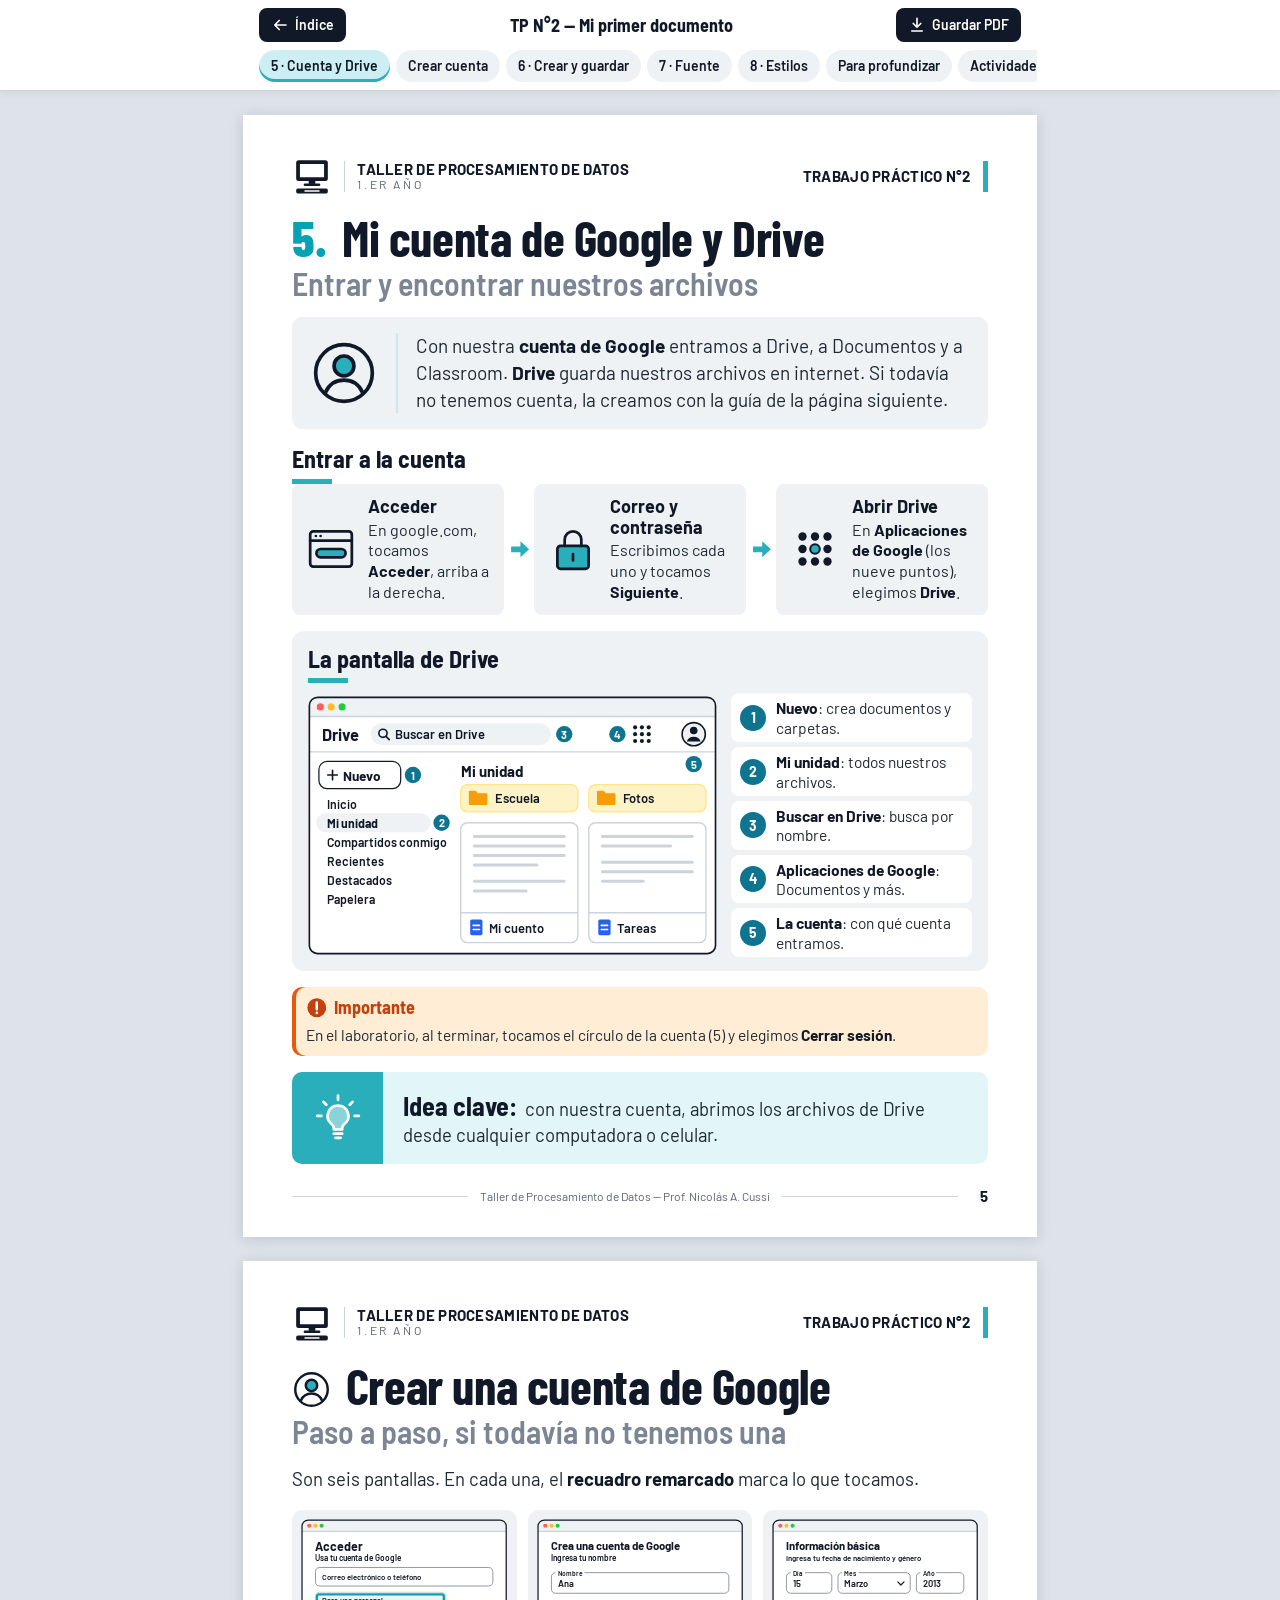
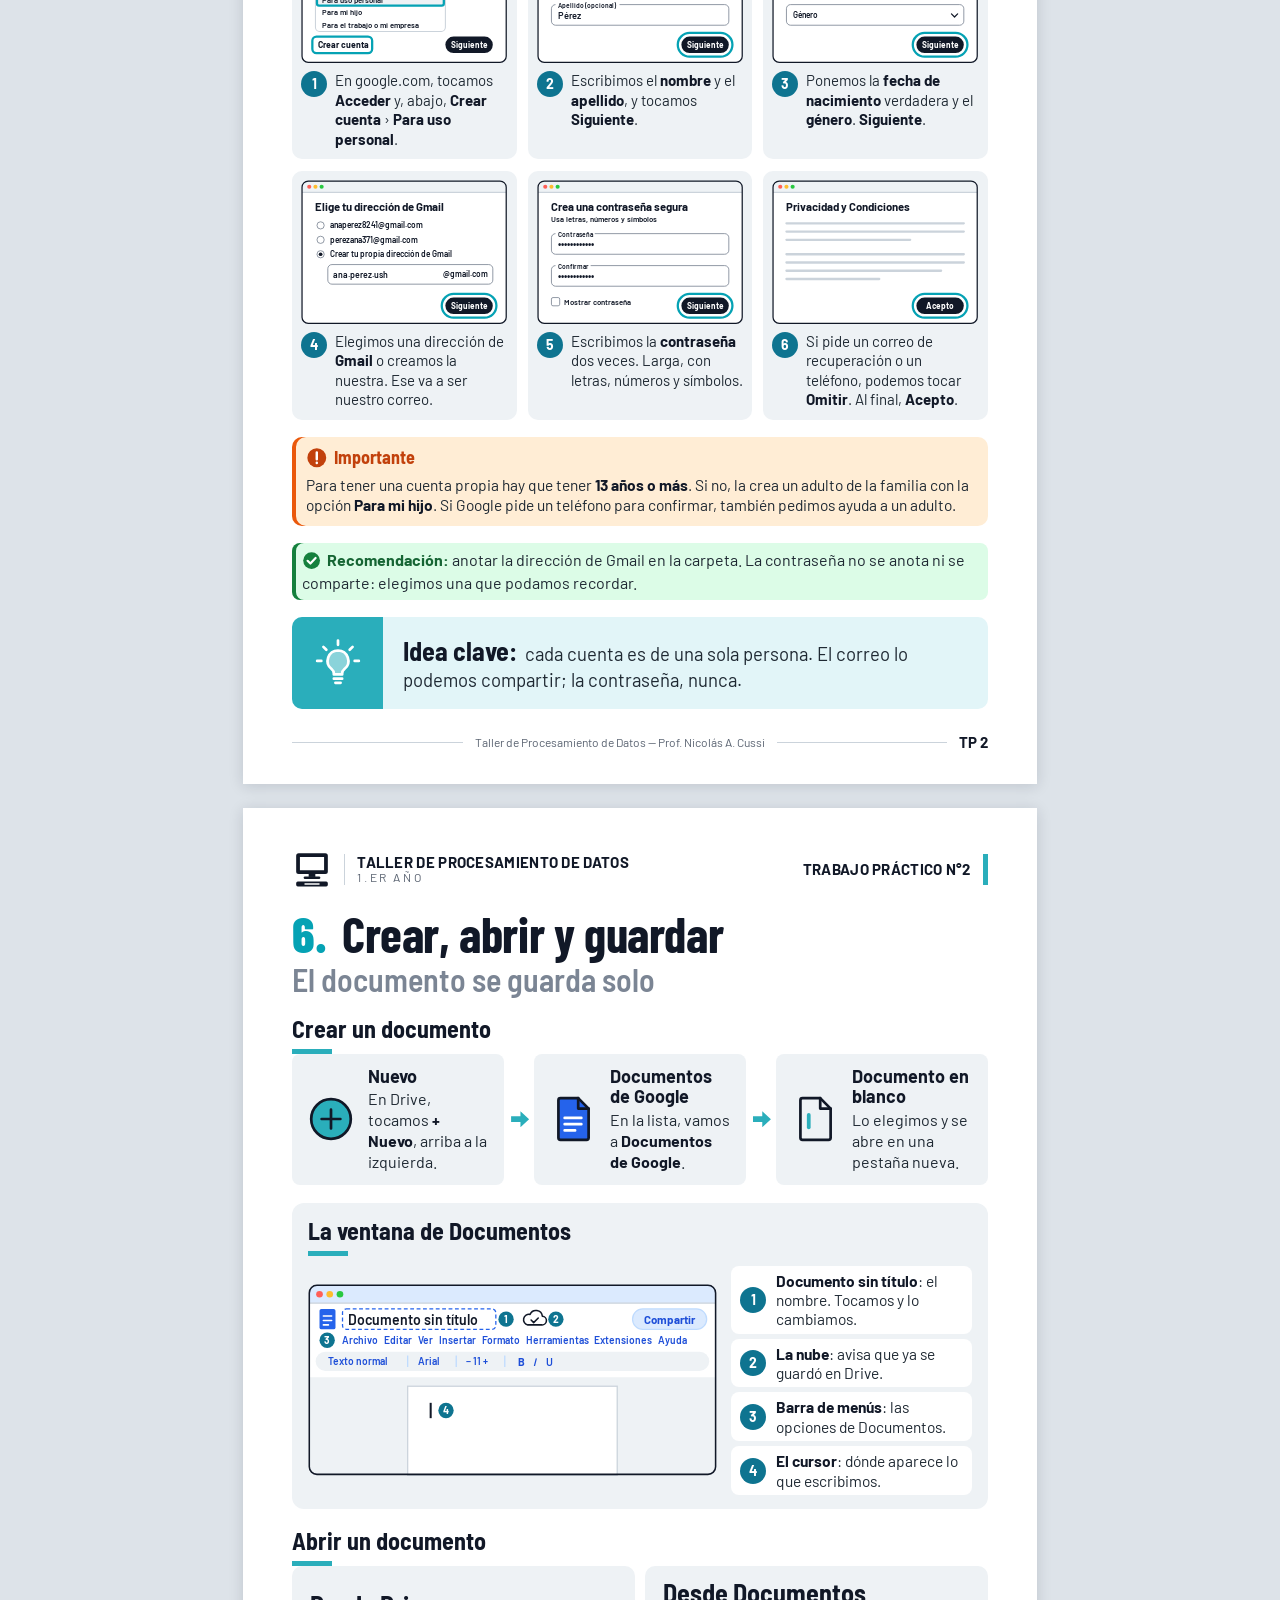
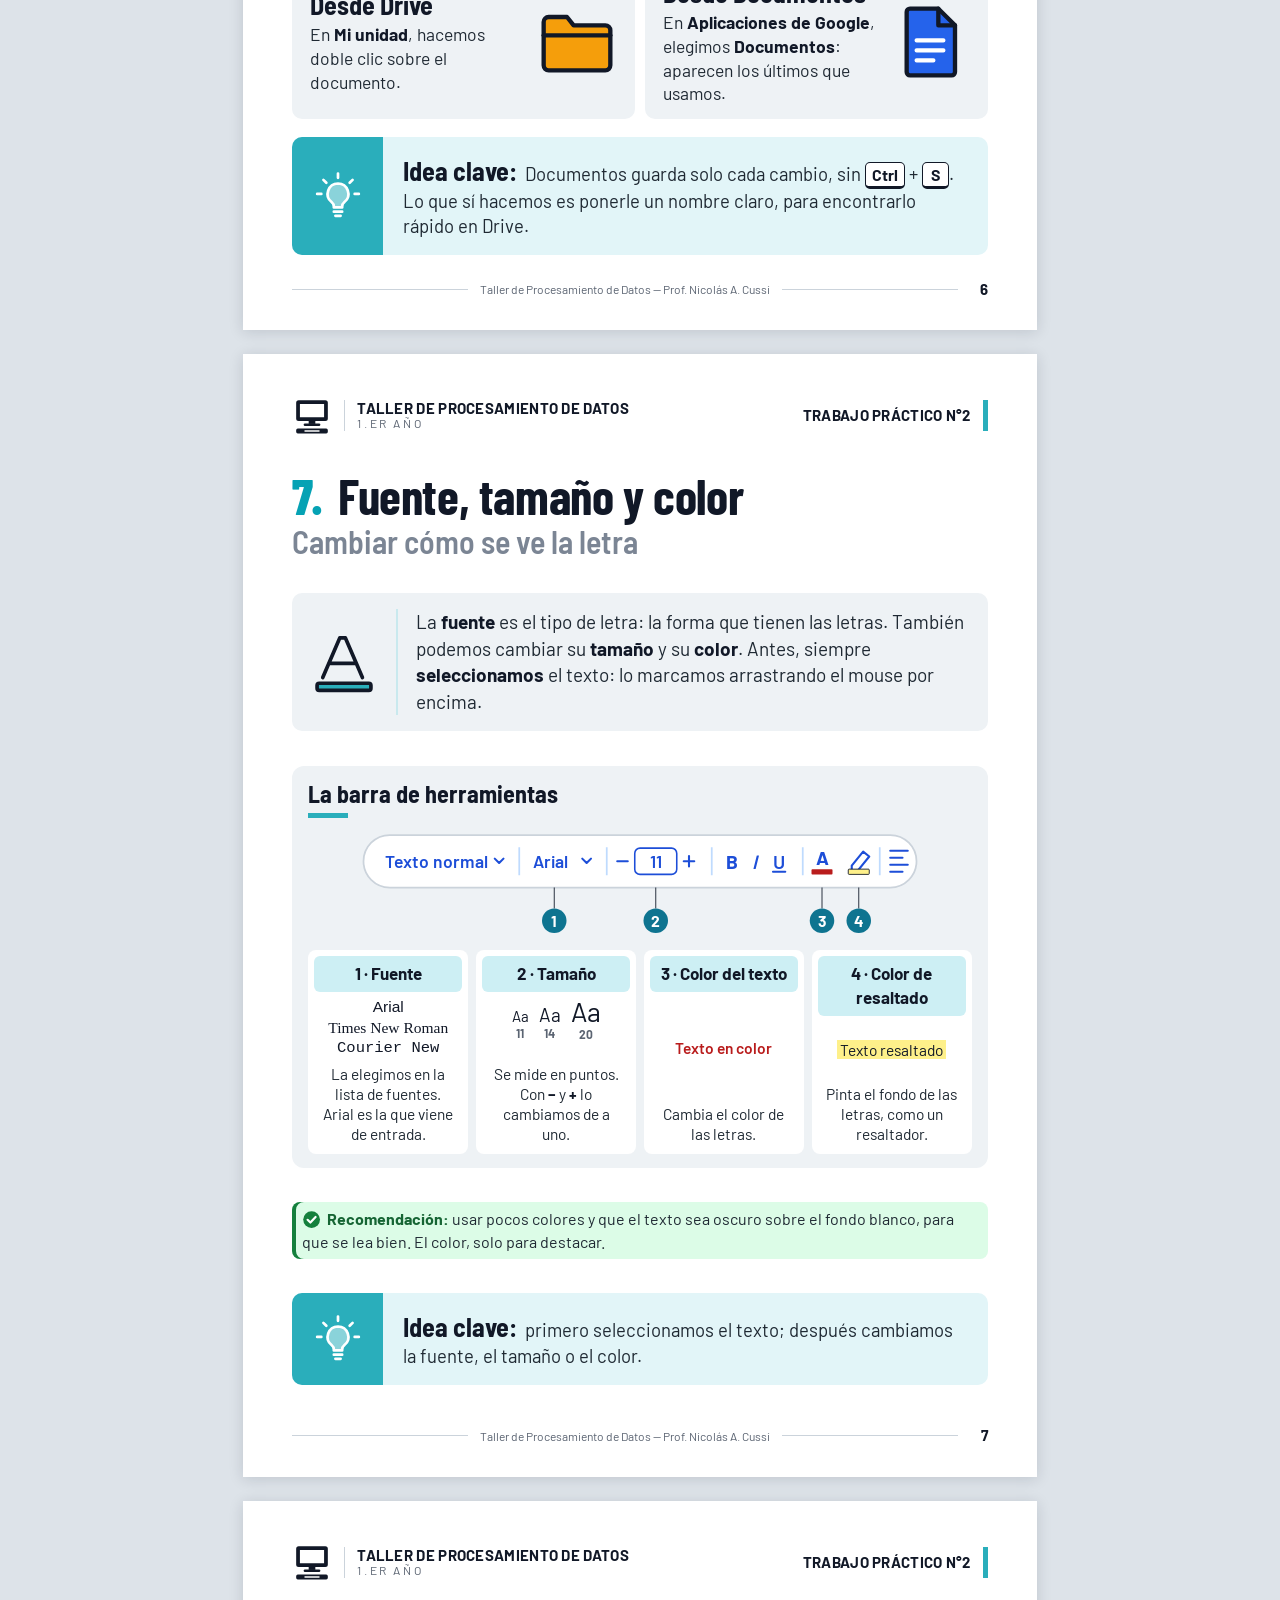
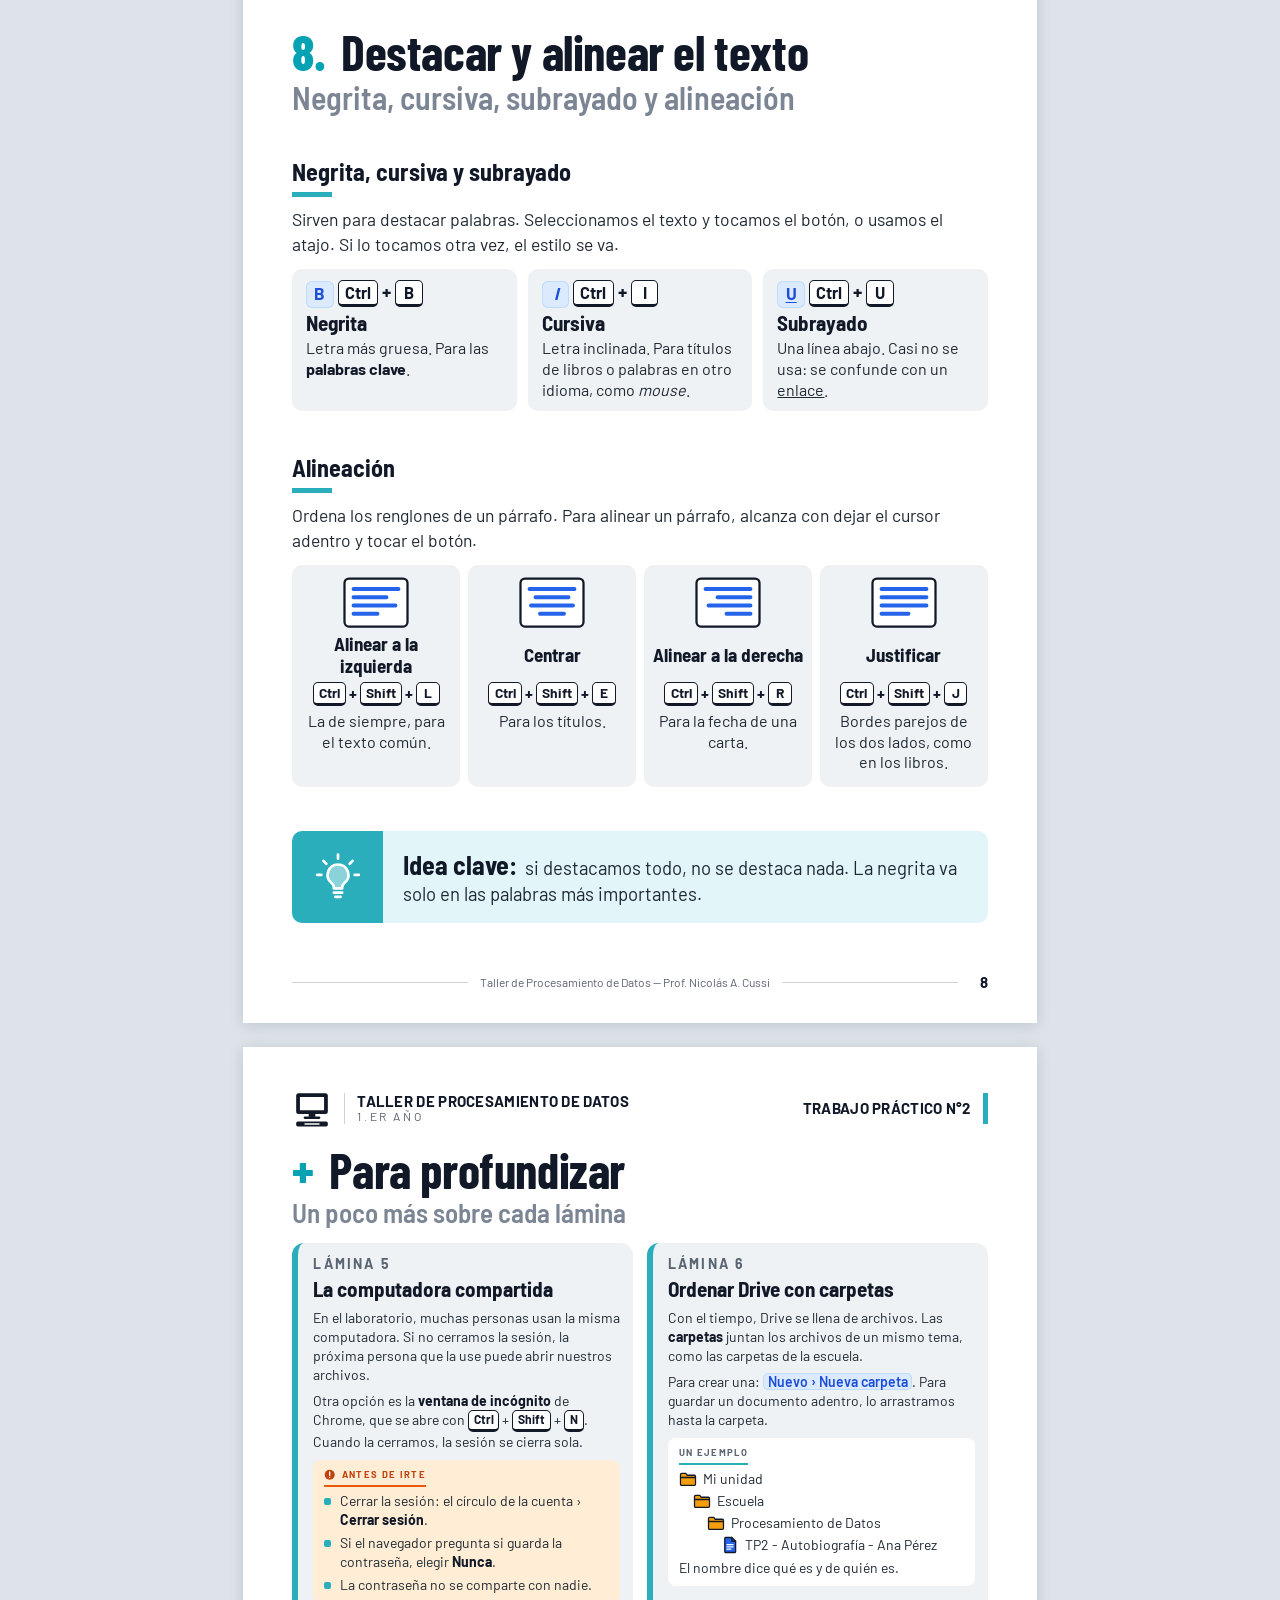
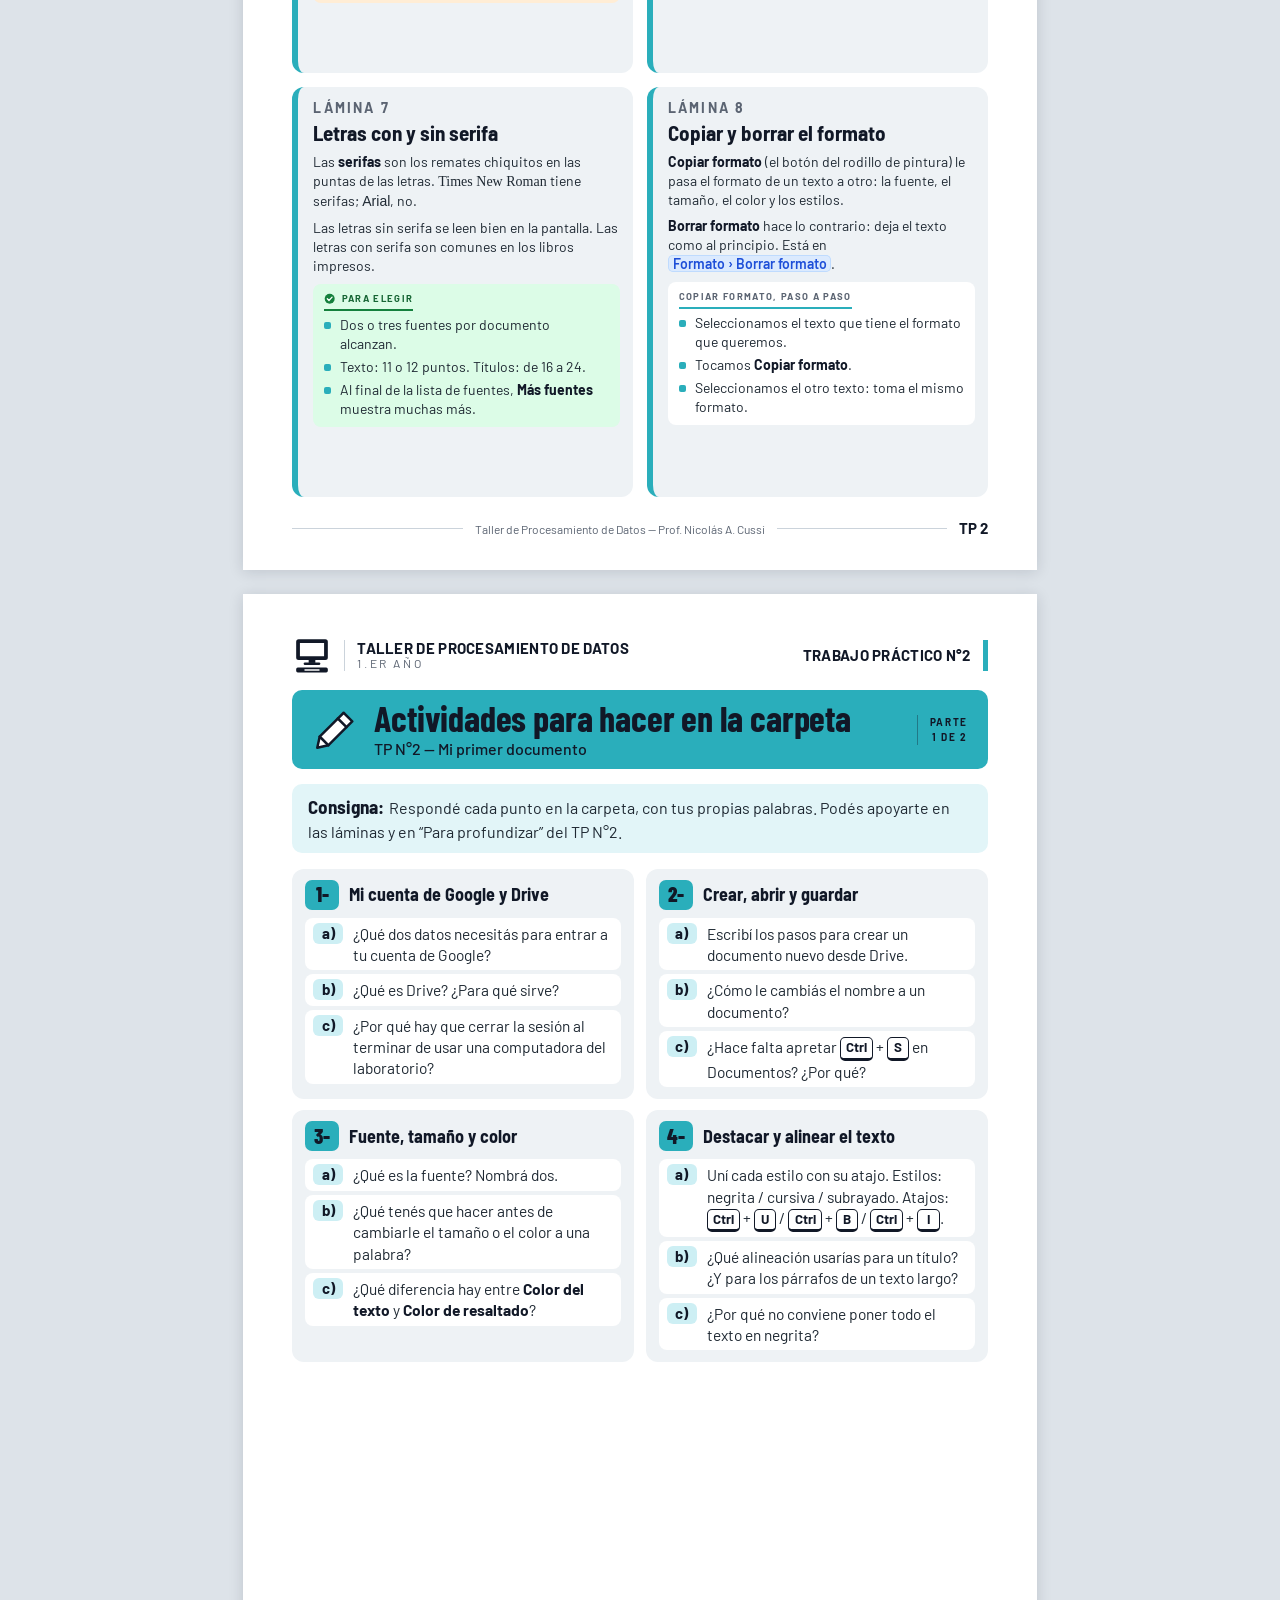
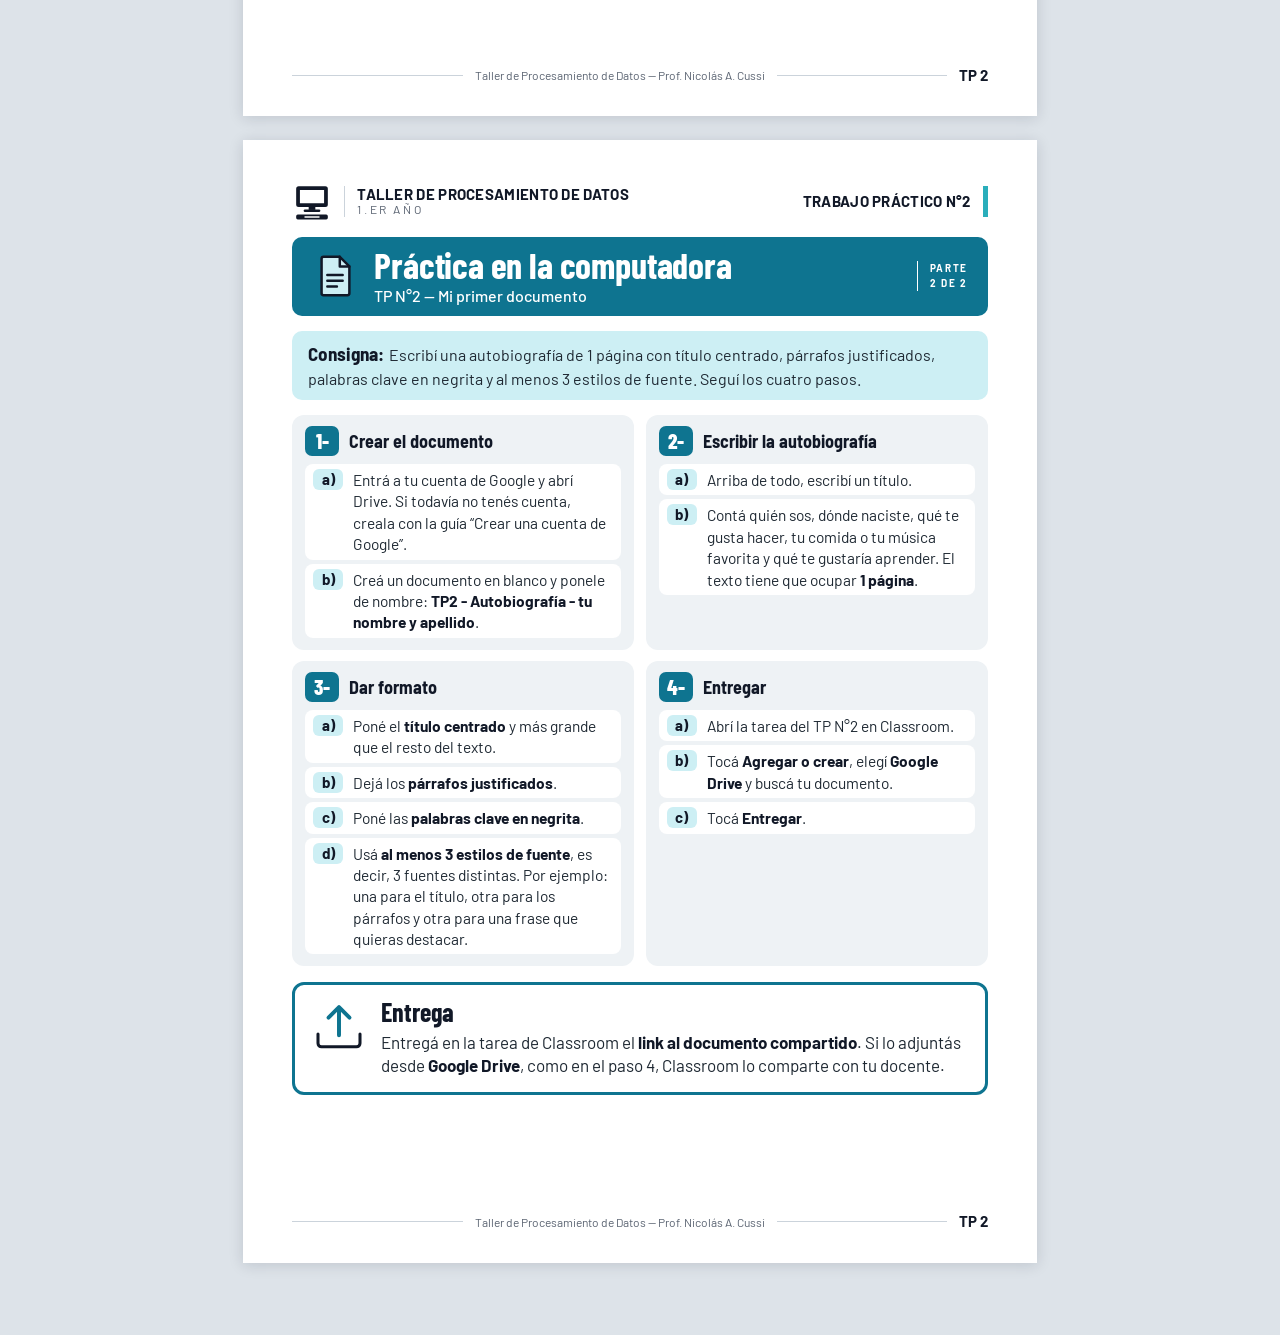
<file: unidades/tp02.html>
<!DOCTYPE html>
<html lang="es-AR">
<head>
  <meta charset="utf-8">
  <meta name="viewport" content="width=device-width, initial-scale=1">
  <title>TP N°2 — Mi primer documento · Taller de Procesamiento de Datos</title>
  <meta name="description" content="TP N°2 del Taller de Procesamiento de Datos: entrar a la cuenta de Google y a Drive, crear, abrir y guardar un documento, fuente, tamaño y color, negrita, cursiva, subrayado y alineación. Prof. Nicolás A. Cussi.">
  <meta name="theme-color" content="#2AAEBB">
  <link rel="preload" href="../assets/fonts/barlow-latin-400-normal.woff2" as="font" type="font/woff2" crossorigin>
  <link rel="preload" href="../assets/fonts/barlow-semi-condensed-latin-700-normal.woff2" as="font" type="font/woff2" crossorigin>
  <link rel="stylesheet" href="../assets/css/estilos.css">
</head>
<body data-tp="2" class="prog--docs">

<!-- ====== Íconos ====== -->
<svg width="0" height="0" style="position:absolute" aria-hidden="true" focusable="false">
  <defs>
    <symbol id="i-pc-solido" viewBox="0 0 48 48">
      <g style="fill:currentColor;stroke:none">
        <path fill-rule="evenodd" d="M8 5h32a3 3 0 0 1 3 3v19a3 3 0 0 1-3 3H8a3 3 0 0 1-3-3V8a3 3 0 0 1 3-3zm1.5 4.5v16h29v-16z"/>
        <path d="M20 30h8v3.5h-8z"/>
        <rect x="14" y="33" width="20" height="3" rx="1.5"/>
        <path fill-rule="evenodd" d="M7 39h34a2 2 0 0 1 2 2v2a2 2 0 0 1-2 2H7a2 2 0 0 1-2-2v-2a2 2 0 0 1 2-2zm8 2.2v1.6h18v-1.6z"/>
      </g>
    </symbol>
    <symbol id="i-cuenta" viewBox="0 0 48 48">
      <circle cx="24" cy="24" r="20"/>
      <circle cx="24" cy="19" r="7" style="fill:var(--ac)"/>
      <path d="M11 37.5c2.5-5.5 7.3-8.5 13-8.5s10.5 3 13 8.5"/>
    </symbol>
    <symbol id="i-navegador" viewBox="0 0 48 48">
      <rect x="4" y="7" width="40" height="34" rx="3"/>
      <path d="M4 16h40M9.5 11.5h0M14 11.5h0"/>
      <rect x="10" y="24" width="28" height="8" rx="4" style="fill:var(--ac)"/>
    </symbol>
    <symbol id="i-candado" viewBox="0 0 48 48">
      <rect x="9" y="21" width="30" height="22" rx="3" style="fill:var(--ac)"/>
      <path d="M16 21v-6a8 8 0 0 1 16 0v6M24 29v6"/>
    </symbol>
    <symbol id="i-apps" viewBox="0 0 48 48">
      <g style="fill:currentColor;stroke:none">
        <circle cx="12" cy="12" r="4"/><circle cx="24" cy="12" r="4"/><circle cx="36" cy="12" r="4"/>
        <circle cx="12" cy="24" r="4"/><circle cx="36" cy="24" r="4"/>
        <circle cx="12" cy="36" r="4"/><circle cx="24" cy="36" r="4"/><circle cx="36" cy="36" r="4"/>
      </g>
      <circle cx="24" cy="24" r="4.6" style="fill:var(--ac);stroke-width:2"/>
    </symbol>
    <symbol id="i-nuevo" viewBox="0 0 48 48">
      <circle cx="24" cy="24" r="19" style="fill:var(--ac)"/>
      <path d="M24 15v18M15 24h18"/>
    </symbol>
    <symbol id="i-documento" viewBox="0 0 48 48">
      <path d="M12 4h17l10 10v28a2 2 0 0 1-2 2H12a2 2 0 0 1-2-2V6a2 2 0 0 1 2-2z" style="fill:var(--ac)"/>
      <path d="M29 4v10h10"/>
      <path d="M16 23h16M16 29h16M16 35h10" style="stroke:var(--doc-lineas, var(--blanco))"/>
    </symbol>
    <symbol id="i-hoja" viewBox="0 0 48 48">
      <path d="M12 4h17l10 10v28a2 2 0 0 1-2 2H12a2 2 0 0 1-2-2V6a2 2 0 0 1 2-2z"/>
      <path d="M29 4v10h10"/>
      <path d="M18 20v12" style="stroke:var(--ac);stroke-width:3.6"/>
    </symbol>
    <symbol id="i-carpeta" viewBox="0 0 48 48">
      <path d="M4 12a3 3 0 0 1 3-3h11l4 5h19a3 3 0 0 1 3 3v21a3 3 0 0 1-3 3H7a3 3 0 0 1-3-3z" style="fill:var(--ac)"/>
      <path d="M4 20h40"/>
    </symbol>
    <symbol id="i-fuente" viewBox="0 0 48 48">
      <path d="M9 35 21 7h4l12 28M13.5 25h19"/>
      <rect x="5" y="39" width="38" height="5" rx="1.5" style="fill:var(--ac)"/>
    </symbol>
    <symbol id="i-subir" viewBox="0 0 48 48">
      <path d="M6 30v8a3 3 0 0 0 3 3h30a3 3 0 0 0 3-3v-8"/>
      <path d="M24 31V7M15 16l9-9 9 9" style="stroke:var(--ac);stroke-width:3.4"/>
    </symbol>
    <symbol id="i-foco" viewBox="0 0 48 48">
      <path d="M24 2.5v4M10 8.5l2.8 2.8M38 8.5l-2.8 2.8M4 22h4M40 22h4"/>
      <path d="M24 12a10 10 0 0 0-6.2 17.8c1.4 1.2 2.2 2.6 2.2 4.2v1h8v-1c0-1.6.8-3 2.2-4.2A10 10 0 0 0 24 12z" style="fill:var(--ac)"/>
      <path d="M20 39h8M21.5 43h5"/>
    </symbol>
    <symbol id="i-lapiz" viewBox="0 0 48 48">
      <path d="M33 6l9 9-25 25-9-9z" style="fill:var(--ac)"/>
      <path d="M8 31 5.5 42.5 17 40z" style="fill:#fff"/>
      <path d="M27 12l9 9"/>
    </symbol>
    <symbol id="i-importante" viewBox="0 0 48 48">
      <circle cx="24" cy="24" r="21" style="fill:var(--ac);stroke:none"/>
      <path d="M24 12v15M24 35v.5" style="stroke:var(--blanco);stroke-width:5.5"/>
    </symbol>
    <symbol id="i-consejo" viewBox="0 0 48 48">
      <circle cx="24" cy="24" r="21" style="fill:var(--ac);stroke:none"/>
      <path d="M14 24.5l7 7 13-14" style="stroke:var(--blanco);stroke-width:5.5"/>
    </symbol>
    <symbol id="i-descarga" viewBox="0 0 24 24">
      <path d="M12 3v12M7 10l5 5 5-5M5 20h14"/>
    </symbol>
    <symbol id="i-atras" viewBox="0 0 24 24">
      <path d="M20 12H5M11 6l-6 6 6 6"/>
    </symbol>
  </defs>
</svg>

<a class="saltar" href="#contenido">Saltar al contenido</a>

<header class="barra">
  <div class="barra__fila">
    <a class="boton barra__volver" href="../index.html"><svg aria-hidden="true" focusable="false"><use href="#i-atras"/></svg><span>Índice</span></a>
    <span class="barra__titulo">TP N°2 — Mi primer documento</span>
    <button class="boton" type="button" data-imprimir aria-label="Guardar en PDF">
      <svg aria-hidden="true" focusable="false"><use href="#i-descarga"/></svg><span><span class="boton__largo">Guardar </span>PDF</span>
    </button>
  </div>
  <nav class="partes" aria-label="Partes del TP N°2">
    <a href="#pag-5">5 · Cuenta y Drive</a>
    <a href="#crear-cuenta">Crear cuenta</a>
    <a href="#pag-6">6 · Crear y guardar</a>
    <a href="#pag-7">7 · Fuente</a>
    <a href="#pag-8">8 · Estilos</a>
    <a href="#profundizar">Para profundizar</a>
    <a href="#actividades">Actividades</a>
  </nav>
</header>

<main id="contenido" class="laminas">
  <h1 class="sr-only">TP N°2 — Mi primer documento</h1>

  <!-- =================== LÁMINA 5 =================== -->
  <article class="lamina lamina--compacta" id="pag-5" aria-labelledby="t5">
    <div class="cab" aria-hidden="true">
      <svg class="cab__logo"><use href="#i-pc-solido"/></svg>
      <div class="cab__marca"><b>TALLER DE PROCESAMIENTO DE DATOS</b><span>1.ER AÑO</span></div>
      <div class="cab__lema"><span class="cab__lema-largo">TRABAJO PRÁCTICO </span><span class="cab__lema-corto">TP </span><span class="cab__lema-n">N°2</span></div>
      <span class="cab__raya"></span>
    </div>

    <div class="tit">
      <h2 class="tit__h" id="t5"><span class="tit__num">5.</span> Mi cuenta de Google y Drive</h2>
      <p class="tit__sub">Entrar y encontrar nuestros archivos</p>
    </div>

    <div class="intro">
      <svg class="ico ico--xl" aria-hidden="true" focusable="false"><use href="#i-cuenta"/></svg>
      <p>Con nuestra <strong>cuenta de Google</strong> entramos a Drive, a Documentos y a Classroom. <strong>Drive</strong> guarda nuestros archivos en internet. Si todavía no tenemos cuenta, la creamos con la guía de la página siguiente.</p>
    </div>

    <section aria-labelledby="s5a">
      <h3 class="subtitulo" id="s5a">Entrar a la cuenta</h3>
      <ol class="secuencia secuencia--sub">
        <li class="paso">
          <svg class="ico" aria-hidden="true" focusable="false"><use href="#i-navegador"/></svg>
          <h4>Acceder</h4>
          <p>En google.com, tocamos <strong>Acceder</strong>, arriba a la derecha.</p>
        </li>
        <li class="paso">
          <svg class="ico" aria-hidden="true" focusable="false"><use href="#i-candado"/></svg>
          <h4>Correo y contraseña</h4>
          <p>Escribimos cada uno y tocamos <strong>Siguiente</strong>.</p>
        </li>
        <li class="paso">
          <svg class="ico" aria-hidden="true" focusable="false"><use href="#i-apps"/></svg>
          <h4>Abrir Drive</h4>
          <p>En <strong>Aplicaciones de Google</strong> (los nueve puntos), elegimos <strong>Drive</strong>.</p>
        </li>
      </ol>
    </section>

    <section class="pantalla" aria-labelledby="s5b">
      <h3 class="subtitulo" id="s5b">La pantalla de Drive</h3>
      <div class="pantalla__cuerpo">
        <figure class="esquema esquema--ventana">
          <svg viewBox="0 0 300 190" role="img" aria-labelledby="dr-t dr-d">
            <title id="dr-t">Esquema de la pantalla de Drive</title>
            <desc id="dr-d">Arriba están el buscador Buscar en Drive, los nueve puntos de Aplicaciones de Google y el círculo de la cuenta. A la izquierda, el botón Nuevo y la lista: Inicio, Mi unidad, Compartidos conmigo, Recientes, Destacados y Papelera. En el centro, Mi unidad muestra dos carpetas, Escuela y Fotos, y dos documentos, Mi cuento y Tareas. Los números marcan: 1, Nuevo; 2, Mi unidad; 3, Buscar en Drive; 4, Aplicaciones de Google; 5, la cuenta.</desc>
            <rect class="v-fondo" x="1" y="1" width="298" height="188" rx="6"/>
            <path class="v-barra v-barra--neutra" d="M7 1H293a6 6 0 0 1 6 6V15H1V7a6 6 0 0 1 6-6z"/>
            <circle class="v-rojo" cx="9" cy="8" r="2.6"/><circle class="v-amarillo" cx="17" cy="8" r="2.6"/><circle class="v-verde" cx="25" cy="8" r="2.6"/>
            <path class="v-sep" d="M1 15H299M1 41H299"/>
            <!-- encabezado: nombre, buscador, aplicaciones y cuenta -->
            <text class="tt tt--b" x="10" y="28" font-size="12" dominant-baseline="central">Drive</text>
            <rect class="v-gris" x="46" y="20" width="132" height="16" rx="8"/>
            <circle class="v-trazo" cx="55" cy="27.4" r="3"/><path class="v-trazo" d="M57.2 29.6l2.4 2.4"/>
            <text class="tt" x="64" y="28" font-size="9.5" dominant-baseline="central">Buscar en Drive</text>
            <g class="v-tinta"><circle cx="240" cy="23" r="1.5"/><circle cx="245" cy="23" r="1.5"/><circle cx="250" cy="23" r="1.5"/><circle cx="240" cy="28" r="1.5"/><circle cx="245" cy="28" r="1.5"/><circle cx="250" cy="28" r="1.5"/><circle cx="240" cy="33" r="1.5"/><circle cx="245" cy="33" r="1.5"/><circle cx="250" cy="33" r="1.5"/></g>
            <circle class="v-gris" cx="283" cy="28" r="8.5"/><circle class="v-trazo" cx="283" cy="28" r="8.5"/>
            <circle class="v-tinta" cx="283" cy="25.3" r="2.8"/><path class="v-tinta" d="M277.9 33.4a5.3 4.8 0 0 1 10.2 0z"/>
            <!-- columna izquierda -->
            <rect class="v-boton" x="8" y="48" width="60" height="20" rx="6"/>
            <path class="v-trazo" d="M14.5 58h7M18 54.5v7"/>
            <text class="tt tt--b" x="26" y="58" font-size="10" dominant-baseline="central">Nuevo</text>
            <rect class="v-gris" x="6" y="86" width="84" height="14" rx="7"/>
            <text class="tt" x="14" y="79" font-size="9" dominant-baseline="central">Inicio</text>
            <text class="tt tt--b" x="14" y="93" font-size="9" dominant-baseline="central">Mi unidad</text>
            <text class="tt" x="14" y="107" font-size="9" dominant-baseline="central">Compartidos conmigo</text>
            <text class="tt" x="14" y="121" font-size="9" dominant-baseline="central">Recientes</text>
            <text class="tt" x="14" y="135" font-size="9" dominant-baseline="central">Destacados</text>
            <text class="tt" x="14" y="149" font-size="9" dominant-baseline="central">Papelera</text>
            <!-- Mi unidad: carpetas y documentos -->
            <text class="tt tt--b" x="112" y="55" font-size="11" dominant-baseline="central">Mi unidad</text>
            <rect class="v-carpeta-claro" x="112" y="65" width="86" height="20" rx="5"/>
            <path class="v-carpeta" d="M118 70.5a1 1 0 0 1 1-1h4l1.6 1.8h6a1 1 0 0 1 1 1v6.7a1 1 0 0 1-1 1H119a1 1 0 0 1-1-1z"/>
            <text class="tt" x="137" y="75" font-size="9.5" dominant-baseline="central">Escuela</text>
            <rect class="v-carpeta-claro" x="206" y="65" width="86" height="20" rx="5"/>
            <path class="v-carpeta" d="M212 70.5a1 1 0 0 1 1-1h4l1.6 1.8h6a1 1 0 0 1 1 1v6.7a1 1 0 0 1-1 1H213a1 1 0 0 1-1-1z"/>
            <text class="tt" x="231" y="75" font-size="9.5" dominant-baseline="central">Fotos</text>
            <rect class="v-borde" x="112" y="93" width="86" height="88" rx="5"/>
            <path class="v-renglon" d="M122 103h66M122 110h66M122 117h66M122 124h46M122 136h66M122 143h38"/>
            <path class="v-sep" d="M112 159H198"/>
            <rect class="v-doc" x="119" y="164" width="9" height="11.5" rx="1.2"/><path class="v-trazo-claro" d="M121.2 168.3h4.6M121.2 171.3h4.6"/>
            <text class="tt" x="133" y="170" font-size="9.5" dominant-baseline="central">Mi cuento</text>
            <rect class="v-borde" x="206" y="93" width="86" height="88" rx="5"/>
            <path class="v-renglon" d="M216 103h66M216 110h50M216 122h66M216 129h66M216 136h30"/>
            <path class="v-sep" d="M206 159H292"/>
            <rect class="v-doc" x="213" y="164" width="9" height="11.5" rx="1.2"/><path class="v-trazo-claro" d="M215.2 168.3h4.6M215.2 171.3h4.6"/>
            <text class="tt" x="227" y="170" font-size="9.5" dominant-baseline="central">Tareas</text>
            <rect class="v-marco" x="1" y="1" width="298" height="188" rx="6"/>
            <!-- referencias -->
            <circle class="badge" cx="77" cy="58" r="6"/><text class="tt tt--claro tt--b" x="77" y="58" font-size="8" text-anchor="middle" dominant-baseline="central">1</text>
            <circle class="badge" cx="98" cy="93" r="6"/><text class="tt tt--claro tt--b" x="98" y="93" font-size="8" text-anchor="middle" dominant-baseline="central">2</text>
            <circle class="badge" cx="188" cy="28" r="6"/><text class="tt tt--claro tt--b" x="188" y="28" font-size="8" text-anchor="middle" dominant-baseline="central">3</text>
            <circle class="badge" cx="227" cy="28" r="6"/><text class="tt tt--claro tt--b" x="227" y="28" font-size="8" text-anchor="middle" dominant-baseline="central">4</text>
            <circle class="badge" cx="283" cy="50" r="6"/><text class="tt tt--claro tt--b" x="283" y="50" font-size="8" text-anchor="middle" dominant-baseline="central">5</text>
          </svg>
        </figure>
        <ol class="puntos">
          <li><span class="puntos__n" aria-hidden="true">1</span><span><strong>Nuevo</strong>: crea documentos y carpetas.</span></li>
          <li><span class="puntos__n" aria-hidden="true">2</span><span><strong>Mi unidad</strong>: todos nuestros archivos.</span></li>
          <li><span class="puntos__n" aria-hidden="true">3</span><span><strong>Buscar en Drive</strong>: busca por nombre.</span></li>
          <li><span class="puntos__n" aria-hidden="true">4</span><span><strong>Aplicaciones de Google</strong>: Documentos y más.</span></li>
          <li><span class="puntos__n" aria-hidden="true">5</span><span><strong>La cuenta</strong>: con qué cuenta entramos.</span></li>
        </ol>
      </div>
    </section>

    <div class="esquema-nota esquema-nota--importante">
      <h3><svg class="ico tit-ico" aria-hidden="true" focusable="false"><use href="#i-importante"/></svg>Importante</h3>
      <p>En el laboratorio, al terminar, tocamos el círculo de la cuenta (5) y elegimos <strong>Cerrar sesión</strong>.</p>
    </div>

    <aside class="idea" aria-label="Idea clave">
      <span class="idea__ico"><svg class="ico" aria-hidden="true" focusable="false"><use href="#i-foco"/></svg></span>
      <p><strong>Idea clave:</strong> con nuestra cuenta, abrimos los archivos de Drive desde cualquier computadora o celular.</p>
    </aside>

    <footer class="pie">
      <span class="pie__linea"></span>
      <span>Taller de Procesamiento de Datos — Prof. Nicolás A. Cussi</span>
      <span class="pie__linea"></span>
      <span class="pie__num" aria-label="Página 5">5</span>
    </footer>
  </article>

  <!-- =================== GUÍA: CREAR UNA CUENTA (sin número) =================== -->
  <article class="lamina lamina--compacta" id="crear-cuenta" aria-labelledby="tcc">
    <div class="cab" aria-hidden="true">
      <svg class="cab__logo"><use href="#i-pc-solido"/></svg>
      <div class="cab__marca"><b>TALLER DE PROCESAMIENTO DE DATOS</b><span>1.ER AÑO</span></div>
      <div class="cab__lema"><span class="cab__lema-largo">TRABAJO PRÁCTICO </span><span class="cab__lema-corto">TP </span><span class="cab__lema-n">N°2</span></div>
      <span class="cab__raya"></span>
    </div>

    <div class="tit">
      <h2 class="tit__h" id="tcc"><svg class="ico tit__ico" aria-hidden="true" focusable="false"><use href="#i-cuenta"/></svg> Crear una cuenta de Google</h2>
      <p class="tit__sub">Paso a paso, si todavía no tenemos una</p>
    </div>

    <p class="texto">Son seis pantallas. En cada una, el <strong>recuadro remarcado</strong> marca lo que tocamos.</p>

    <ol class="pasos-cuenta">
      <li>
        <figure class="esquema">
          <svg viewBox="0 0 200 140" role="img" aria-labelledby="cc1-t">
            <title id="cc1-t">Pantalla Acceder. Debajo del campo Correo electrónico o teléfono está Crear cuenta, que abre un menú con tres opciones: Para uso personal, Para mi hijo y Para el trabajo o mi empresa. Están marcados Crear cuenta y Para uso personal.</title>
            <rect class="v-fondo" x="1" y="1" width="198" height="138" rx="6"/>
            <path class="v-barra v-barra--neutra" d="M7 1H193a6 6 0 0 1 6 6V12H1V7a6 6 0 0 1 6-6z"/>
            <circle class="v-rojo" cx="8" cy="6.5" r="2"/><circle class="v-amarillo" cx="14" cy="6.5" r="2"/><circle class="v-verde" cx="20" cy="6.5" r="2"/>
            <path class="v-sep" d="M1 12H199"/>
            <text class="tt tt--b" x="14" y="26" font-size="12" dominant-baseline="central">Acceder</text>
            <text class="tt" x="14" y="38" font-size="8" dominant-baseline="central">Usa tu cuenta de Google</text>
            <rect class="v-campo" x="14" y="47" width="172" height="18" rx="4"/>
            <text class="tt" x="20" y="56" font-size="7.5" dominant-baseline="central">Correo electrónico o teléfono</text>
            <rect class="v-borde" x="14" y="71" width="126" height="38" rx="4"/>
            <rect class="v-gris" x="15.5" y="73" width="123" height="11" rx="2"/>
            <text class="tt" x="20" y="78.5" font-size="7.5" dominant-baseline="central">Para uso personal</text>
            <text class="tt" x="20" y="90.5" font-size="7.5" dominant-baseline="central">Para mi hijo</text>
            <text class="tt" x="20" y="102.5" font-size="7.5" dominant-baseline="central">Para el trabajo o mi empresa</text>
            <rect class="v-toque" x="15.5" y="73" width="123" height="11" rx="2"/>
            <text class="tt tt--b" x="16" y="122" font-size="8.5" dominant-baseline="central">Crear cuenta</text>
            <rect class="v-toque" x="11" y="114" width="58" height="16" rx="4"/>
            <rect class="v-boton-tinta" x="140" y="114" width="46" height="16" rx="8"/>
            <text class="tt tt--claro tt--b" x="163" y="122" font-size="8" text-anchor="middle" dominant-baseline="central">Siguiente</text>
            <rect class="v-marco" x="1" y="1" width="198" height="138" rx="6"/>
          </svg>
        </figure>
        <p><span class="puntos__n" aria-hidden="true">1</span><span>En google.com, tocamos <strong>Acceder</strong> y, abajo, <strong>Crear cuenta</strong> › <strong>Para uso personal</strong>.</span></p>
      </li>
      <li>
        <figure class="esquema">
          <svg viewBox="0 0 200 140" role="img" aria-labelledby="cc2-t">
            <title id="cc2-t">Pantalla Crea una cuenta de Google, Ingresa tu nombre. En Nombre dice Ana y en Apellido (opcional) dice Pérez. Está marcado el botón Siguiente.</title>
            <rect class="v-fondo" x="1" y="1" width="198" height="138" rx="6"/>
            <path class="v-barra v-barra--neutra" d="M7 1H193a6 6 0 0 1 6 6V12H1V7a6 6 0 0 1 6-6z"/>
            <circle class="v-rojo" cx="8" cy="6.5" r="2"/><circle class="v-amarillo" cx="14" cy="6.5" r="2"/><circle class="v-verde" cx="20" cy="6.5" r="2"/>
            <path class="v-sep" d="M1 12H199"/>
            <text class="tt tt--b" x="14" y="26" font-size="11" dominant-baseline="central">Crea una cuenta de Google</text>
            <text class="tt" x="14" y="38" font-size="8" dominant-baseline="central">Ingresa tu nombre</text>
            <rect class="v-campo" x="14" y="52" width="172" height="20" rx="4"/>
            <rect class="v-fondo" x="18" y="48" width="28" height="8"/>
            <text class="tt" x="20" y="52" font-size="6.5" dominant-baseline="central">Nombre</text>
            <text class="tt" x="20" y="62.5" font-size="9" dominant-baseline="central">Ana</text>
            <rect class="v-campo" x="14" y="83" width="172" height="20" rx="4"/>
            <rect class="v-fondo" x="18" y="79" width="62" height="8"/>
            <text class="tt" x="20" y="83" font-size="6.5" dominant-baseline="central">Apellido (opcional)</text>
            <text class="tt" x="20" y="93.5" font-size="9" dominant-baseline="central">Pérez</text>
            <rect class="v-boton-tinta" x="140" y="114" width="46" height="16" rx="8"/>
            <text class="tt tt--claro tt--b" x="163" y="122" font-size="8" text-anchor="middle" dominant-baseline="central">Siguiente</text>
            <rect class="v-toque" x="136.5" y="110.5" width="53" height="23" rx="11.5"/>
            <rect class="v-marco" x="1" y="1" width="198" height="138" rx="6"/>
          </svg>
        </figure>
        <p><span class="puntos__n" aria-hidden="true">2</span><span>Escribimos el <strong>nombre</strong> y el <strong>apellido</strong>, y tocamos <strong>Siguiente</strong>.</span></p>
      </li>
      <li>
        <figure class="esquema">
          <svg viewBox="0 0 200 140" role="img" aria-labelledby="cc3-t">
            <title id="cc3-t">Pantalla Información básica, Ingresa tu fecha de nacimiento y género. Día 15, Mes Marzo, Año 2013 y una lista para elegir el Género. Está marcado el botón Siguiente.</title>
            <rect class="v-fondo" x="1" y="1" width="198" height="138" rx="6"/>
            <path class="v-barra v-barra--neutra" d="M7 1H193a6 6 0 0 1 6 6V12H1V7a6 6 0 0 1 6-6z"/>
            <circle class="v-rojo" cx="8" cy="6.5" r="2"/><circle class="v-amarillo" cx="14" cy="6.5" r="2"/><circle class="v-verde" cx="20" cy="6.5" r="2"/>
            <path class="v-sep" d="M1 12H199"/>
            <text class="tt tt--b" x="14" y="26" font-size="11" dominant-baseline="central">Información básica</text>
            <text class="tt" x="14" y="38" font-size="7.5" dominant-baseline="central">Ingresa tu fecha de nacimiento y género</text>
            <rect class="v-campo" x="14" y="52" width="44" height="20" rx="4"/>
            <rect class="v-fondo" x="18" y="48" width="14" height="8"/>
            <text class="tt" x="20" y="52" font-size="6.5" dominant-baseline="central">Día</text>
            <text class="tt" x="20" y="62.5" font-size="9" dominant-baseline="central">15</text>
            <rect class="v-campo" x="64" y="52" width="70" height="20" rx="4"/>
            <rect class="v-fondo" x="68" y="48" width="16" height="8"/>
            <text class="tt" x="70" y="52" font-size="6.5" dominant-baseline="central">Mes</text>
            <text class="tt" x="70" y="62.5" font-size="9" dominant-baseline="central">Marzo</text>
            <path class="v-trazo" d="M122 61l3 3 3-3"/>
            <rect class="v-campo" x="140" y="52" width="46" height="20" rx="4"/>
            <rect class="v-fondo" x="144" y="48" width="15" height="8"/>
            <text class="tt" x="146" y="52" font-size="6.5" dominant-baseline="central">Año</text>
            <text class="tt" x="146" y="62.5" font-size="9" dominant-baseline="central">2013</text>
            <rect class="v-campo" x="14" y="83" width="172" height="20" rx="4"/>
            <text class="tt" x="20" y="93" font-size="8" dominant-baseline="central">Género</text>
            <path class="v-trazo" d="M174 92l3 3 3-3"/>
            <rect class="v-boton-tinta" x="140" y="114" width="46" height="16" rx="8"/>
            <text class="tt tt--claro tt--b" x="163" y="122" font-size="8" text-anchor="middle" dominant-baseline="central">Siguiente</text>
            <rect class="v-toque" x="136.5" y="110.5" width="53" height="23" rx="11.5"/>
            <rect class="v-marco" x="1" y="1" width="198" height="138" rx="6"/>
          </svg>
        </figure>
        <p><span class="puntos__n" aria-hidden="true">3</span><span>Ponemos la <strong>fecha de nacimiento</strong> verdadera y el <strong>género</strong>. <strong>Siguiente</strong>.</span></p>
      </li>
      <li>
        <figure class="esquema">
          <svg viewBox="0 0 200 140" role="img" aria-labelledby="cc4-t">
            <title id="cc4-t">Pantalla Elige tu dirección de Gmail. Hay dos direcciones sugeridas y la opción Crear tu propia dirección de Gmail, elegida, con ana.perez.ush escrito en el campo, antes de @gmail.com. Está marcado el botón Siguiente.</title>
            <rect class="v-fondo" x="1" y="1" width="198" height="138" rx="6"/>
            <path class="v-barra v-barra--neutra" d="M7 1H193a6 6 0 0 1 6 6V12H1V7a6 6 0 0 1 6-6z"/>
            <circle class="v-rojo" cx="8" cy="6.5" r="2"/><circle class="v-amarillo" cx="14" cy="6.5" r="2"/><circle class="v-verde" cx="20" cy="6.5" r="2"/>
            <path class="v-sep" d="M1 12H199"/>
            <text class="tt tt--b" x="14" y="26" font-size="11" dominant-baseline="central">Elige tu dirección de Gmail</text>
            <circle class="v-campo" cx="19" cy="44" r="3.5"/>
            <text class="tt" x="28" y="44" font-size="8" dominant-baseline="central">anaperez8241@gmail.com</text>
            <circle class="v-campo" cx="19" cy="58" r="3.5"/>
            <text class="tt" x="28" y="58" font-size="8" dominant-baseline="central">perezana371@gmail.com</text>
            <circle class="v-campo" cx="19" cy="72" r="3.5"/><circle class="v-tinta" cx="19" cy="72" r="1.8"/>
            <text class="tt" x="28" y="72" font-size="8" dominant-baseline="central">Crear tu propia dirección de Gmail</text>
            <rect class="v-campo" x="26" y="82" width="160" height="19" rx="4"/>
            <text class="tt" x="31" y="91.5" font-size="8.5" dominant-baseline="central">ana.perez.ush</text>
            <text class="tt" x="181" y="91.5" font-size="8" text-anchor="end" dominant-baseline="central">@gmail.com</text>
            <rect class="v-boton-tinta" x="140" y="114" width="46" height="16" rx="8"/>
            <text class="tt tt--claro tt--b" x="163" y="122" font-size="8" text-anchor="middle" dominant-baseline="central">Siguiente</text>
            <rect class="v-toque" x="136.5" y="110.5" width="53" height="23" rx="11.5"/>
            <rect class="v-marco" x="1" y="1" width="198" height="138" rx="6"/>
          </svg>
        </figure>
        <p><span class="puntos__n" aria-hidden="true">4</span><span>Elegimos una dirección de <strong>Gmail</strong> o creamos la nuestra. Ese va a ser nuestro correo.</span></p>
      </li>
      <li>
        <figure class="esquema">
          <svg viewBox="0 0 200 140" role="img" aria-labelledby="cc5-t">
            <title id="cc5-t">Pantalla Crea una contraseña segura. Los campos Contraseña y Confirmar muestran puntos en lugar de letras. Abajo está la casilla Mostrar contraseña. Está marcado el botón Siguiente.</title>
            <rect class="v-fondo" x="1" y="1" width="198" height="138" rx="6"/>
            <path class="v-barra v-barra--neutra" d="M7 1H193a6 6 0 0 1 6 6V12H1V7a6 6 0 0 1 6-6z"/>
            <circle class="v-rojo" cx="8" cy="6.5" r="2"/><circle class="v-amarillo" cx="14" cy="6.5" r="2"/><circle class="v-verde" cx="20" cy="6.5" r="2"/>
            <path class="v-sep" d="M1 12H199"/>
            <text class="tt tt--b" x="14" y="26" font-size="11" dominant-baseline="central">Crea una contraseña segura</text>
            <text class="tt" x="14" y="38" font-size="7.5" dominant-baseline="central">Usa letras, números y símbolos</text>
            <rect class="v-campo" x="14" y="52" width="172" height="20" rx="4"/>
            <rect class="v-fondo" x="18" y="48" width="38" height="8"/>
            <text class="tt" x="20" y="52" font-size="6.5" dominant-baseline="central">Contraseña</text>
            <text class="tt" x="20" y="62.5" font-size="10" dominant-baseline="central">••••••••••••</text>
            <rect class="v-campo" x="14" y="83" width="172" height="20" rx="4"/>
            <rect class="v-fondo" x="18" y="79" width="34" height="8"/>
            <text class="tt" x="20" y="83" font-size="6.5" dominant-baseline="central">Confirmar</text>
            <text class="tt" x="20" y="93.5" font-size="10" dominant-baseline="central">••••••••••••</text>
            <rect class="v-campo" x="14" y="114" width="8" height="8" rx="1.5"/>
            <text class="tt" x="26" y="118" font-size="7.5" dominant-baseline="central">Mostrar contraseña</text>
            <rect class="v-boton-tinta" x="140" y="114" width="46" height="16" rx="8"/>
            <text class="tt tt--claro tt--b" x="163" y="122" font-size="8" text-anchor="middle" dominant-baseline="central">Siguiente</text>
            <rect class="v-toque" x="136.5" y="110.5" width="53" height="23" rx="11.5"/>
            <rect class="v-marco" x="1" y="1" width="198" height="138" rx="6"/>
          </svg>
        </figure>
        <p><span class="puntos__n" aria-hidden="true">5</span><span>Escribimos la <strong>contraseña</strong> dos veces. Larga, con letras, números y símbolos.</span></p>
      </li>
      <li>
        <figure class="esquema">
          <svg viewBox="0 0 200 140" role="img" aria-labelledby="cc6-t">
            <title id="cc6-t">Pantalla Privacidad y Condiciones, con varios párrafos de texto. Está marcado el botón Acepto.</title>
            <rect class="v-fondo" x="1" y="1" width="198" height="138" rx="6"/>
            <path class="v-barra v-barra--neutra" d="M7 1H193a6 6 0 0 1 6 6V12H1V7a6 6 0 0 1 6-6z"/>
            <circle class="v-rojo" cx="8" cy="6.5" r="2"/><circle class="v-amarillo" cx="14" cy="6.5" r="2"/><circle class="v-verde" cx="20" cy="6.5" r="2"/>
            <path class="v-sep" d="M1 12H199"/>
            <text class="tt tt--b" x="14" y="26" font-size="11" dominant-baseline="central">Privacidad y Condiciones</text>
            <path class="v-renglon" d="M14 42h172M14 50h172M14 58h120M14 72h172M14 80h172M14 88h150M14 96h90"/>
            <rect class="v-boton-tinta" x="140" y="114" width="46" height="16" rx="8"/>
            <text class="tt tt--claro tt--b" x="163" y="122" font-size="8" text-anchor="middle" dominant-baseline="central">Acepto</text>
            <rect class="v-toque" x="136.5" y="110.5" width="53" height="23" rx="11.5"/>
            <rect class="v-marco" x="1" y="1" width="198" height="138" rx="6"/>
          </svg>
        </figure>
        <p><span class="puntos__n" aria-hidden="true">6</span><span>Si pide un correo de recuperación o un teléfono, podemos tocar <strong>Omitir</strong>. Al final, <strong>Acepto</strong>.</span></p>
      </li>
    </ol>

    <div class="esquema-nota esquema-nota--importante">
      <h3><svg class="ico tit-ico" aria-hidden="true" focusable="false"><use href="#i-importante"/></svg>Importante</h3>
      <p>Para tener una cuenta propia hay que tener <strong>13 años o más</strong>. Si no, la crea un adulto de la familia con la opción <strong>Para mi hijo</strong>. Si Google pide un teléfono para confirmar, también pedimos ayuda a un adulto.</p>
    </div>

    <p class="consejo"><svg class="ico tit-ico" aria-hidden="true" focusable="false"><use href="#i-consejo"/></svg><strong>Recomendación:</strong> anotar la dirección de Gmail en la carpeta. La contraseña no se anota ni se comparte: elegimos una que podamos recordar.</p>

    <aside class="idea" aria-label="Idea clave">
      <span class="idea__ico"><svg class="ico" aria-hidden="true" focusable="false"><use href="#i-foco"/></svg></span>
      <p><strong>Idea clave:</strong> cada cuenta es de una sola persona. El correo lo podemos compartir; la contraseña, nunca.</p>
    </aside>

    <footer class="pie">
      <span class="pie__linea"></span>
      <span>Taller de Procesamiento de Datos — Prof. Nicolás A. Cussi</span>
      <span class="pie__linea"></span>
      <span class="pie__num">TP 2</span>
    </footer>
  </article>

  <!-- =================== LÁMINA 6 =================== -->
  <article class="lamina lamina--compacta" id="pag-6" aria-labelledby="t6">
    <div class="cab" aria-hidden="true">
      <svg class="cab__logo"><use href="#i-pc-solido"/></svg>
      <div class="cab__marca"><b>TALLER DE PROCESAMIENTO DE DATOS</b><span>1.ER AÑO</span></div>
      <div class="cab__lema"><span class="cab__lema-largo">TRABAJO PRÁCTICO </span><span class="cab__lema-corto">TP </span><span class="cab__lema-n">N°2</span></div>
      <span class="cab__raya"></span>
    </div>

    <div class="tit">
      <h2 class="tit__h" id="t6"><span class="tit__num">6.</span> Crear, abrir y guardar</h2>
      <p class="tit__sub">El documento se guarda solo</p>
    </div>

    <section aria-labelledby="s6a">
      <h3 class="subtitulo" id="s6a">Crear un documento</h3>
      <ol class="secuencia secuencia--sub">
        <li class="paso">
          <svg class="ico" aria-hidden="true" focusable="false"><use href="#i-nuevo"/></svg>
          <h4>Nuevo</h4>
          <p>En Drive, tocamos <strong>+ Nuevo</strong>, arriba a la izquierda.</p>
        </li>
        <li class="paso">
          <svg class="ico ico--docs" aria-hidden="true" focusable="false"><use href="#i-documento"/></svg>
          <h4>Documentos de Google</h4>
          <p>En la lista, vamos a <strong>Documentos de Google</strong>.</p>
        </li>
        <li class="paso">
          <svg class="ico" aria-hidden="true" focusable="false"><use href="#i-hoja"/></svg>
          <h4>Documento en blanco</h4>
          <p>Lo elegimos y se abre en una pestaña nueva.</p>
        </li>
      </ol>
    </section>

    <section class="pantalla" aria-labelledby="s6b">
      <h3 class="subtitulo" id="s6b">La ventana de Documentos</h3>
      <div class="pantalla__cuerpo">
        <figure class="esquema esquema--ventana">
          <svg viewBox="0 0 320 150" role="img" aria-labelledby="dc-t dc-d">
            <title id="dc-t">Esquema de la ventana de Documentos con un documento nuevo</title>
            <desc id="dc-d">Arriba a la izquierda está el nombre, Documento sin título, y al lado el ícono de la nube. A la derecha, el botón Compartir. Debajo, la barra de menús: Archivo, Editar, Ver, Insertar, Formato, Herramientas, Extensiones y Ayuda, y más abajo la barra de herramientas. En el centro, la hoja en blanco con el cursor. Los números marcan: 1, el nombre; 2, la nube; 3, la barra de menús; 4, el cursor.</desc>
            <rect class="v-fondo" x="1" y="1" width="318" height="148" rx="6"/>
            <path class="v-barra" d="M7 1H313a6 6 0 0 1 6 6V15H1V7a6 6 0 0 1 6-6z"/>
            <circle class="v-rojo" cx="9" cy="8" r="2.6"/><circle class="v-amarillo" cx="17" cy="8" r="2.6"/><circle class="v-verde" cx="25" cy="8" r="2.6"/>
            <path class="v-sep" d="M1 15H319"/>
            <!-- ícono, nombre, nube y Compartir -->
            <rect class="v-doc" x="9" y="19.5" width="12.5" height="16" rx="1.5"/><path class="v-trazo-claro" d="M12 25h6.5M12 28.5h6.5M12 32h4"/>
            <rect class="v-caja" x="27" y="19.5" width="120" height="16" rx="3"/>
            <text class="tt" x="31" y="27.5" font-size="11" dominant-baseline="central">Documento sin título</text>
            <path class="v-trazo" d="M172 32h11a3.4 3.4 0 0 0 .4-6.8 5 5 0 0 0-9.6-1.4 3.9 3.9 0 0 0-1.8 8.2z"/><path class="v-trazo" d="M174.6 28.2l2 2 3.6-3.6"/>
            <rect class="v-prog-claro" x="254" y="19.5" width="58" height="16" rx="8"/>
            <text class="tt tt--prog tt--b" x="283" y="27.5" font-size="9" text-anchor="middle" dominant-baseline="central">Compartir</text>
            <!-- barra de menús -->
            <text class="tt tt--prog" x="27" y="44" font-size="8" word-spacing="3" dominant-baseline="central">Archivo Editar Ver Insertar Formato Herramientas Extensiones Ayuda</text>
            <!-- barra de herramientas -->
            <rect class="v-gris" x="6" y="53" width="308" height="15" rx="7.5"/>
            <text class="tt tt--prog" x="16" y="60.5" font-size="8" dominant-baseline="central">Texto normal</text>
            <text class="tt tt--prog" x="86" y="60.5" font-size="8" dominant-baseline="central">Arial</text>
            <text class="tt tt--prog" x="124" y="60.5" font-size="8" dominant-baseline="central">− 11 +</text>
            <text class="tt tt--prog tt--b" x="164" y="60.5" font-size="8.5" dominant-baseline="central">B</text>
            <text class="tt tt--prog tt--i" x="176" y="60.5" font-size="8.5" dominant-baseline="central">I</text>
            <text class="tt tt--prog" x="186" y="60.5" font-size="8.5" dominant-baseline="central">U</text>
            <path class="v-sep v-sep--prog" d="M78 56v9M116 56v9M154 56v9"/>
            <!-- hoja en blanco -->
            <path class="v-gris" d="M1 73H319V143a6 6 0 0 1-6 6H7a6 6 0 0 1-6-6z"/>
            <rect class="v-borde" x="78" y="80" width="164" height="70"/>
            <path class="v-cursor" d="M96 93v12"/>
            <rect class="v-marco" x="1" y="1" width="318" height="148" rx="6"/>
            <!-- referencias -->
            <circle class="badge" cx="155" cy="27.5" r="6"/><text class="tt tt--claro tt--b" x="155" y="27.5" font-size="8" text-anchor="middle" dominant-baseline="central">1</text>
            <circle class="badge" cx="194" cy="27.5" r="6"/><text class="tt tt--claro tt--b" x="194" y="27.5" font-size="8" text-anchor="middle" dominant-baseline="central">2</text>
            <circle class="badge" cx="15" cy="44" r="6"/><text class="tt tt--claro tt--b" x="15" y="44" font-size="8" text-anchor="middle" dominant-baseline="central">3</text>
            <circle class="badge" cx="108" cy="99" r="6"/><text class="tt tt--claro tt--b" x="108" y="99" font-size="8" text-anchor="middle" dominant-baseline="central">4</text>
          </svg>
        </figure>
        <ol class="puntos">
          <li><span class="puntos__n" aria-hidden="true">1</span><span><strong>Documento sin título</strong>: el nombre. Tocamos y lo cambiamos.</span></li>
          <li><span class="puntos__n" aria-hidden="true">2</span><span><strong>La nube</strong>: avisa que ya se guardó en Drive.</span></li>
          <li><span class="puntos__n" aria-hidden="true">3</span><span><strong>Barra de menús</strong>: las opciones de Documentos.</span></li>
          <li><span class="puntos__n" aria-hidden="true">4</span><span><strong>El cursor</strong>: dónde aparece lo que escribimos.</span></li>
        </ol>
      </div>
    </section>

    <section aria-labelledby="s6c">
      <h3 class="subtitulo" id="s6c">Abrir un documento</h3>
      <ul class="comparar comparar--sub">
        <li><div><h4>Desde Drive</h4><p>En <strong>Mi unidad</strong>, hacemos doble clic sobre el documento.</p></div><svg class="ico ico--xl ico--carpeta" aria-hidden="true" focusable="false"><use href="#i-carpeta"/></svg></li>
        <li><div><h4>Desde Documentos</h4><p>En <strong>Aplicaciones de Google</strong>, elegimos <strong>Documentos</strong>: aparecen los últimos que usamos.</p></div><svg class="ico ico--xl ico--docs" aria-hidden="true" focusable="false"><use href="#i-documento"/></svg></li>
      </ul>
    </section>

    <aside class="idea" aria-label="Idea clave">
      <span class="idea__ico"><svg class="ico" aria-hidden="true" focusable="false"><use href="#i-foco"/></svg></span>
      <p><strong>Idea clave:</strong> Documentos guarda solo cada cambio, sin <kbd>Ctrl</kbd> + <kbd>S</kbd>. Lo que sí hacemos es ponerle un nombre claro, para encontrarlo rápido en Drive.</p>
    </aside>

    <footer class="pie">
      <span class="pie__linea"></span>
      <span>Taller de Procesamiento de Datos — Prof. Nicolás A. Cussi</span>
      <span class="pie__linea"></span>
      <span class="pie__num" aria-label="Página 6">6</span>
    </footer>
  </article>

  <!-- =================== LÁMINA 7 =================== -->
  <article class="lamina" id="pag-7" aria-labelledby="t7">
    <div class="cab" aria-hidden="true">
      <svg class="cab__logo"><use href="#i-pc-solido"/></svg>
      <div class="cab__marca"><b>TALLER DE PROCESAMIENTO DE DATOS</b><span>1.ER AÑO</span></div>
      <div class="cab__lema"><span class="cab__lema-largo">TRABAJO PRÁCTICO </span><span class="cab__lema-corto">TP </span><span class="cab__lema-n">N°2</span></div>
      <span class="cab__raya"></span>
    </div>

    <div class="tit">
      <h2 class="tit__h" id="t7"><span class="tit__num">7.</span> Fuente, tamaño y color</h2>
      <p class="tit__sub">Cambiar cómo se ve la letra</p>
    </div>

    <div class="intro">
      <svg class="ico ico--xl" aria-hidden="true" focusable="false"><use href="#i-fuente"/></svg>
      <p>La <strong>fuente</strong> es el tipo de letra: la forma que tienen las letras. También podemos cambiar su <strong>tamaño</strong> y su <strong>color</strong>. Antes, siempre <strong>seleccionamos</strong> el texto: lo marcamos arrastrando el mouse por encima.</p>
    </div>

    <section class="pantalla" aria-labelledby="s7">
      <h3 class="subtitulo" id="s7">La barra de herramientas</h3>
      <figure class="esquema esquema--barra">
        <svg viewBox="0 0 320 64" role="img" aria-labelledby="bh-t bh-d">
          <title id="bh-t">Esquema de la barra de herramientas de Documentos</title>
          <desc id="bh-d">De izquierda a derecha: Texto normal, la fuente Arial, el tamaño 11 con los botones menos y más, los botones B, I y U, el botón A de Color del texto, el marcador de Color de resaltado y los botones de alineación. Los números marcan: 1, la fuente; 2, el tamaño; 3, Color del texto; 4, Color de resaltado.</desc>
          <rect class="v-borde" x="2" y="4" width="316" height="30" rx="15"/>
          <text class="tt tt--prog" x="14" y="19" font-size="10" dominant-baseline="central">Texto normal</text>
          <path class="v-trazo v-trazo--prog" d="M77 17.5l2.5 2.5 2.5-2.5"/>
          <path class="v-sep v-sep--prog" d="M91 11v16M141 11v16M201 11v16M253 11v16M297 11v16"/>
          <text class="tt tt--prog" x="99" y="19" font-size="10" dominant-baseline="central">Arial</text>
          <path class="v-trazo v-trazo--prog" d="M127 17.5l2.5 2.5 2.5-2.5"/>
          <path class="v-trazo v-trazo--prog" d="M147 19h6M185 19h6M188 16v6"/>
          <rect class="v-boton v-boton--prog" x="157" y="11.5" width="24" height="15" rx="3"/>
          <text class="tt tt--prog" x="169" y="19" font-size="10" text-anchor="middle" dominant-baseline="central">11</text>
          <text class="tt tt--prog tt--b" x="209" y="19" font-size="11" dominant-baseline="central">B</text>
          <text class="tt tt--prog tt--i" x="224" y="19" font-size="11" dominant-baseline="central">I</text>
          <text class="tt tt--prog" x="236" y="19" font-size="11" dominant-baseline="central">U</text>
          <path class="v-trazo v-trazo--prog" d="M236 25h7"/>
          <text class="tt tt--prog tt--b" x="264" y="17" font-size="11" text-anchor="middle" dominant-baseline="central">A</text>
          <rect class="v-muestra-rojo" x="258" y="23.5" width="12" height="3" rx=".5"/>
          <path class="v-trazo v-trazo--prog" d="M281 21.5l6.5-8 3.5 2.8-6.5 8h-3.5z"/>
          <rect class="v-muestra-resaltado" x="279" y="23.5" width="12" height="3" rx=".5"/>
          <path class="v-trazo v-trazo--prog" d="M303 13h10M303 17h7M303 21h10M303 25h7"/>
          <!-- referencias -->
          <path class="guia" d="M111 34v12M169 34v12M264 34v12M285 34v12"/>
          <circle class="badge" cx="111" cy="53" r="7"/><text class="tt tt--claro tt--b" x="111" y="53" font-size="9" text-anchor="middle" dominant-baseline="central">1</text>
          <circle class="badge" cx="169" cy="53" r="7"/><text class="tt tt--claro tt--b" x="169" y="53" font-size="9" text-anchor="middle" dominant-baseline="central">2</text>
          <circle class="badge" cx="264" cy="53" r="7"/><text class="tt tt--claro tt--b" x="264" y="53" font-size="9" text-anchor="middle" dominant-baseline="central">3</text>
          <circle class="badge" cx="285" cy="53" r="7"/><text class="tt tt--claro tt--b" x="285" y="53" font-size="9" text-anchor="middle" dominant-baseline="central">4</text>
        </svg>
      </figure>
      <ul class="formatos">
        <li class="tarjeta">
          <h4 class="tarjeta__cab">1 · Fuente</h4>
          <p class="formatos__muestra"><span class="f-arial">Arial</span><span class="f-times">Times New Roman</span><span class="f-courier">Courier New</span></p>
          <p>La elegimos en la lista de fuentes. Arial es la que viene de entrada.</p>
        </li>
        <li class="tarjeta">
          <h4 class="tarjeta__cab">2 · Tamaño</h4>
          <p class="formatos__muestra formatos__muestra--tam"><span class="t-11">Aa<small>11</small></span><span class="t-14">Aa<small>14</small></span><span class="t-20">Aa<small>20</small></span></p>
          <p>Se mide en puntos. Con <strong>−</strong> y <strong>+</strong> lo cambiamos de a uno.</p>
        </li>
        <li class="tarjeta">
          <h4 class="tarjeta__cab">3 · Color del texto</h4>
          <p class="formatos__muestra"><span class="muestra-color">Texto en color</span></p>
          <p>Cambia el color de las letras.</p>
        </li>
        <li class="tarjeta">
          <h4 class="tarjeta__cab">4 · Color de resaltado</h4>
          <p class="formatos__muestra"><span><mark class="muestra-resaltado">Texto resaltado</mark></span></p>
          <p>Pinta el fondo de las letras, como un resaltador.</p>
        </li>
      </ul>
    </section>

    <p class="consejo"><svg class="ico tit-ico" aria-hidden="true" focusable="false"><use href="#i-consejo"/></svg><strong>Recomendación:</strong> usar pocos colores y que el texto sea oscuro sobre el fondo blanco, para que se lea bien. El color, solo para destacar.</p>

    <aside class="idea" aria-label="Idea clave">
      <span class="idea__ico"><svg class="ico" aria-hidden="true" focusable="false"><use href="#i-foco"/></svg></span>
      <p><strong>Idea clave:</strong> primero seleccionamos el texto; después cambiamos la fuente, el tamaño o el color.</p>
    </aside>

    <footer class="pie">
      <span class="pie__linea"></span>
      <span>Taller de Procesamiento de Datos — Prof. Nicolás A. Cussi</span>
      <span class="pie__linea"></span>
      <span class="pie__num" aria-label="Página 7">7</span>
    </footer>
  </article>

  <!-- =================== LÁMINA 8 =================== -->
  <article class="lamina" id="pag-8" aria-labelledby="t8">
    <div class="cab" aria-hidden="true">
      <svg class="cab__logo"><use href="#i-pc-solido"/></svg>
      <div class="cab__marca"><b>TALLER DE PROCESAMIENTO DE DATOS</b><span>1.ER AÑO</span></div>
      <div class="cab__lema"><span class="cab__lema-largo">TRABAJO PRÁCTICO </span><span class="cab__lema-corto">TP </span><span class="cab__lema-n">N°2</span></div>
      <span class="cab__raya"></span>
    </div>

    <div class="tit">
      <h2 class="tit__h" id="t8"><span class="tit__num">8.</span> Destacar y alinear el texto</h2>
      <p class="tit__sub">Negrita, cursiva, subrayado y alineación</p>
    </div>

    <section aria-labelledby="s8a">
      <h3 class="subtitulo" id="s8a">Negrita, cursiva y subrayado</h3>
      <p class="texto texto--sub">Sirven para destacar palabras. Seleccionamos el texto y tocamos el botón, o usamos el atajo. Si lo tocamos otra vez, el estilo se va.</p>
      <ul class="atajos">
        <li><p class="atajos__teclas"><span class="btn-prog" aria-hidden="true">B</span> <kbd>Ctrl</kbd> + <kbd>B</kbd></p><h4>Negrita</h4><p>Letra más gruesa. Para las <strong>palabras clave</strong>.</p></li>
        <li><p class="atajos__teclas"><span class="btn-prog btn-prog--i" aria-hidden="true">I</span> <kbd>Ctrl</kbd> + <kbd>I</kbd></p><h4>Cursiva</h4><p>Letra inclinada. Para títulos de libros o palabras en otro idioma, como <em>mouse</em>.</p></li>
        <li><p class="atajos__teclas"><span class="btn-prog btn-prog--u" aria-hidden="true">U</span> <kbd>Ctrl</kbd> + <kbd>U</kbd></p><h4>Subrayado</h4><p>Una línea abajo. Casi no se usa: se confunde con un <u>enlace</u>.</p></li>
      </ul>
    </section>

    <section aria-labelledby="s8b">
      <h3 class="subtitulo" id="s8b">Alineación</h3>
      <p class="texto texto--sub">Ordena los renglones de un párrafo. Para alinear un párrafo, alcanza con dejar el cursor adentro y tocar el botón.</p>
      <ul class="alinear">
        <li>
          <svg viewBox="0 0 44 34" role="img" aria-label="Renglones alineados a la izquierda"><rect class="al-hoja" x="1" y="1" width="42" height="32" rx="3"/><path class="al-renglon" d="M7 8h30M7 13.5h22M7 19h28M7 24.5h16"/></svg>
          <h4>Alinear a la izquierda</h4>
          <p class="alinear__atajo"><kbd>Ctrl</kbd> + <kbd>Shift</kbd> + <kbd>L</kbd></p>
          <p>La de siempre, para el texto común.</p>
        </li>
        <li>
          <svg viewBox="0 0 44 34" role="img" aria-label="Renglones centrados"><rect class="al-hoja" x="1" y="1" width="42" height="32" rx="3"/><path class="al-renglon" d="M7 8h30M11 13.5h22M8 19h28M14 24.5h16"/></svg>
          <h4>Centrar</h4>
          <p class="alinear__atajo"><kbd>Ctrl</kbd> + <kbd>Shift</kbd> + <kbd>E</kbd></p>
          <p>Para los títulos.</p>
        </li>
        <li>
          <svg viewBox="0 0 44 34" role="img" aria-label="Renglones alineados a la derecha"><rect class="al-hoja" x="1" y="1" width="42" height="32" rx="3"/><path class="al-renglon" d="M7 8h30M15 13.5h22M9 19h28M21 24.5h16"/></svg>
          <h4>Alinear a la derecha</h4>
          <p class="alinear__atajo"><kbd>Ctrl</kbd> + <kbd>Shift</kbd> + <kbd>R</kbd></p>
          <p>Para la fecha de una carta.</p>
        </li>
        <li>
          <svg viewBox="0 0 44 34" role="img" aria-label="Renglones justificados"><rect class="al-hoja" x="1" y="1" width="42" height="32" rx="3"/><path class="al-renglon" d="M7 8h30M7 13.5h30M7 19h30M7 24.5h18"/></svg>
          <h4>Justificar</h4>
          <p class="alinear__atajo"><kbd>Ctrl</kbd> + <kbd>Shift</kbd> + <kbd>J</kbd></p>
          <p>Bordes parejos de los dos lados, como en los libros.</p>
        </li>
      </ul>
    </section>

    <aside class="idea" aria-label="Idea clave">
      <span class="idea__ico"><svg class="ico" aria-hidden="true" focusable="false"><use href="#i-foco"/></svg></span>
      <p><strong>Idea clave:</strong> si destacamos todo, no se destaca nada. La negrita va solo en las palabras más importantes.</p>
    </aside>

    <footer class="pie">
      <span class="pie__linea"></span>
      <span>Taller de Procesamiento de Datos — Prof. Nicolás A. Cussi</span>
      <span class="pie__linea"></span>
      <span class="pie__num" aria-label="Página 8">8</span>
    </footer>
  </article>

  <!-- =================== PARA PROFUNDIZAR =================== -->
  <article class="lamina lamina--pf" id="profundizar" aria-labelledby="tpf">
    <div class="cab" aria-hidden="true">
      <svg class="cab__logo"><use href="#i-pc-solido"/></svg>
      <div class="cab__marca"><b>TALLER DE PROCESAMIENTO DE DATOS</b><span>1.ER AÑO</span></div>
      <div class="cab__lema"><span class="cab__lema-largo">TRABAJO PRÁCTICO </span><span class="cab__lema-corto">TP </span><span class="cab__lema-n">N°2</span></div>
      <span class="cab__raya"></span>
    </div>

    <div class="tit">
      <h2 class="tit__h" id="tpf"><span class="tit__num">+</span> Para profundizar</h2>
      <p class="tit__sub">Un poco más sobre cada lámina</p>
    </div>

    <div class="pf-grid">
    <section class="pf" aria-labelledby="pf5">
      <p class="pf__etiqueta">Lámina 5</p>
      <h3 class="pf__titulo" id="pf5">La computadora compartida</h3>
      <div class="pf__cols">
        <div class="pf__texto">
          <p>En el laboratorio, muchas personas usan la misma computadora. Si no cerramos la sesión, la próxima persona que la use puede abrir nuestros archivos.</p>
          <p>Otra opción es la <strong>ventana de incógnito</strong> de Chrome, que se abre con <kbd>Ctrl</kbd> + <kbd>Shift</kbd> + <kbd>N</kbd>. Cuando la cerramos, la sesión se cierra sola.</p>
        </div>
        <div class="pf__caja pf__caja--importante">
          <h4><svg class="ico tit-ico" aria-hidden="true" focusable="false"><use href="#i-importante"/></svg>Antes de irte</h4>
          <ul class="pf__lista">
            <li>Cerrar la sesión: el círculo de la cuenta › <strong>Cerrar sesión</strong>.</li>
            <li>Si el navegador pregunta si guarda la contraseña, elegir <strong>Nunca</strong>.</li>
            <li>La contraseña no se comparte con nadie.</li>
          </ul>
        </div>
      </div>
    </section>

    <section class="pf" aria-labelledby="pf6">
      <p class="pf__etiqueta">Lámina 6</p>
      <h3 class="pf__titulo" id="pf6">Ordenar Drive con carpetas</h3>
      <div class="pf__cols">
        <div class="pf__texto">
          <p>Con el tiempo, Drive se llena de archivos. Las <strong>carpetas</strong> juntan los archivos de un mismo tema, como las carpetas de la escuela.</p>
          <p>Para crear una: <span class="menu">Nuevo › Nueva carpeta</span>. Para guardar un documento adentro, lo arrastramos hasta la carpeta.</p>
        </div>
        <div class="pf__caja">
          <h4>Un ejemplo</h4>
          <ul class="arbol">
            <li><svg class="ico ico--carpeta" aria-hidden="true" focusable="false"><use href="#i-carpeta"/></svg>Mi unidad</li>
            <li class="arbol__n2"><svg class="ico ico--carpeta" aria-hidden="true" focusable="false"><use href="#i-carpeta"/></svg>Escuela</li>
            <li class="arbol__n3"><svg class="ico ico--carpeta" aria-hidden="true" focusable="false"><use href="#i-carpeta"/></svg>Procesamiento de Datos</li>
            <li class="arbol__n4"><svg class="ico ico--docs" aria-hidden="true" focusable="false"><use href="#i-documento"/></svg>TP2 - Autobiografía - Ana Pérez</li>
          </ul>
          <p>El nombre dice qué es y de quién es.</p>
        </div>
      </div>
    </section>

    <section class="pf" aria-labelledby="pf7">
      <p class="pf__etiqueta">Lámina 7</p>
      <h3 class="pf__titulo" id="pf7">Letras con y sin serifa</h3>
      <div class="pf__cols">
        <div class="pf__texto">
          <p>Las <strong>serifas</strong> son los remates chiquitos en las puntas de las letras. <span class="f-times">Times New Roman</span> tiene serifas; <span class="f-arial">Arial</span>, no.</p>
          <p>Las letras sin serifa se leen bien en la pantalla. Las letras con serifa son comunes en los libros impresos.</p>
        </div>
        <div class="pf__caja pf__caja--consejo">
          <h4><svg class="ico tit-ico" aria-hidden="true" focusable="false"><use href="#i-consejo"/></svg>Para elegir</h4>
          <ul class="pf__lista">
            <li>Dos o tres fuentes por documento alcanzan.</li>
            <li>Texto: 11 o 12 puntos. Títulos: de 16 a 24.</li>
            <li>Al final de la lista de fuentes, <strong>Más fuentes</strong> muestra muchas más.</li>
          </ul>
        </div>
      </div>
    </section>

    <section class="pf" aria-labelledby="pf8">
      <p class="pf__etiqueta">Lámina 8</p>
      <h3 class="pf__titulo" id="pf8">Copiar y borrar el formato</h3>
      <div class="pf__cols">
        <div class="pf__texto">
          <p><strong>Copiar formato</strong> (el botón del rodillo de pintura) le pasa el formato de un texto a otro: la fuente, el tamaño, el color y los estilos.</p>
          <p><strong>Borrar formato</strong> hace lo contrario: deja el texto como al principio. Está en <span class="menu">Formato › Borrar formato</span>.</p>
        </div>
        <div class="pf__caja">
          <h4>Copiar formato, paso a paso</h4>
          <ul class="pf__lista">
            <li>Seleccionamos el texto que tiene el formato que queremos.</li>
            <li>Tocamos <strong>Copiar formato</strong>.</li>
            <li>Seleccionamos el otro texto: toma el mismo formato.</li>
          </ul>
        </div>
      </div>
    </section>
    </div>

    <footer class="pie">
      <span class="pie__linea"></span>
      <span>Taller de Procesamiento de Datos — Prof. Nicolás A. Cussi</span>
      <span class="pie__linea"></span>
      <span class="pie__num">TP 2</span>
    </footer>
  </article>

  <!-- =================== ACTIVIDADES · Parte 1 =================== -->
  <article class="lamina lamina--act" id="actividades" aria-labelledby="act-1">
    <div class="cab" aria-hidden="true">
      <svg class="cab__logo"><use href="#i-pc-solido"/></svg>
      <div class="cab__marca"><b>TALLER DE PROCESAMIENTO DE DATOS</b><span>1.ER AÑO</span></div>
      <div class="cab__lema"><span class="cab__lema-largo">TRABAJO PRÁCTICO </span><span class="cab__lema-corto">TP </span><span class="cab__lema-n">N°2</span></div>
      <span class="cab__raya"></span>
    </div>

    <header class="act-banda">
      <svg class="ico" aria-hidden="true" focusable="false"><use href="#i-lapiz"/></svg>
      <div>
        <h2 id="act-1">Actividades para hacer en la carpeta</h2>
        <p>TP N°2 — Mi primer documento</p>
      </div>
      <span class="act-banda__parte">Parte<br>1 de 2</span>
    </header>

    <p class="consigna"><strong>Consigna:</strong> Respondé cada punto en la carpeta, con tus propias palabras. Podés apoyarte en las láminas y en “Para profundizar” del TP N°2.</p>

    <ol class="acts acts--2col">
      <li class="act">
        <h3 class="act__titulo"><span class="act__num">1-</span> Mi cuenta de Google y Drive</h3>
        <ol class="act__items">
          <li><b class="act__letra">a)</b><div>¿Qué dos datos necesitás para entrar a tu cuenta de Google?</div></li>
          <li><b class="act__letra">b)</b><div>¿Qué es Drive? ¿Para qué sirve?</div></li>
          <li><b class="act__letra">c)</b><div>¿Por qué hay que cerrar la sesión al terminar de usar una computadora del laboratorio?</div></li>
        </ol>
      </li>
      <li class="act">
        <h3 class="act__titulo"><span class="act__num">2-</span> Crear, abrir y guardar</h3>
        <ol class="act__items">
          <li><b class="act__letra">a)</b><div>Escribí los pasos para crear un documento nuevo desde Drive.</div></li>
          <li><b class="act__letra">b)</b><div>¿Cómo le cambiás el nombre a un documento?</div></li>
          <li><b class="act__letra">c)</b><div>¿Hace falta apretar <kbd>Ctrl</kbd> + <kbd>S</kbd> en Documentos? ¿Por qué?</div></li>
        </ol>
      </li>
      <li class="act">
        <h3 class="act__titulo"><span class="act__num">3-</span> Fuente, tamaño y color</h3>
        <ol class="act__items">
          <li><b class="act__letra">a)</b><div>¿Qué es la fuente? Nombrá dos.</div></li>
          <li><b class="act__letra">b)</b><div>¿Qué tenés que hacer antes de cambiarle el tamaño o el color a una palabra?</div></li>
          <li><b class="act__letra">c)</b><div>¿Qué diferencia hay entre <strong>Color del texto</strong> y <strong>Color de resaltado</strong>?</div></li>
        </ol>
      </li>
      <li class="act">
        <h3 class="act__titulo"><span class="act__num">4-</span> Destacar y alinear el texto</h3>
        <ol class="act__items">
          <li><b class="act__letra">a)</b><div>Uní cada estilo con su atajo. Estilos: negrita / cursiva / subrayado. Atajos: <kbd>Ctrl</kbd> + <kbd>U</kbd> / <kbd>Ctrl</kbd> + <kbd>B</kbd> / <kbd>Ctrl</kbd> + <kbd>I</kbd>.</div></li>
          <li><b class="act__letra">b)</b><div>¿Qué alineación usarías para un título? ¿Y para los párrafos de un texto largo?</div></li>
          <li><b class="act__letra">c)</b><div>¿Por qué no conviene poner todo el texto en negrita?</div></li>
        </ol>
      </li>
    </ol>

    <footer class="pie">
      <span class="pie__linea"></span>
      <span>Taller de Procesamiento de Datos — Prof. Nicolás A. Cussi</span>
      <span class="pie__linea"></span>
      <span class="pie__num">TP 2</span>
    </footer>
  </article>

  <!-- =================== ACTIVIDADES · Parte 2 =================== -->
  <article class="lamina lamina--act lamina--compu" id="actividades-2" aria-labelledby="act-2">
    <div class="cab" aria-hidden="true">
      <svg class="cab__logo"><use href="#i-pc-solido"/></svg>
      <div class="cab__marca"><b>TALLER DE PROCESAMIENTO DE DATOS</b><span>1.ER AÑO</span></div>
      <div class="cab__lema"><span class="cab__lema-largo">TRABAJO PRÁCTICO </span><span class="cab__lema-corto">TP </span><span class="cab__lema-n">N°2</span></div>
      <span class="cab__raya"></span>
    </div>

    <header class="act-banda">
      <svg class="ico" aria-hidden="true" focusable="false"><use href="#i-documento"/></svg>
      <div>
        <h2 id="act-2">Práctica en la computadora</h2>
        <p>TP N°2 — Mi primer documento</p>
      </div>
      <span class="act-banda__parte">Parte<br>2 de 2</span>
    </header>

    <p class="consigna"><strong>Consigna:</strong> Escribí una autobiografía de 1 página con título centrado, párrafos justificados, palabras clave en negrita y al menos 3 estilos de fuente. Seguí los cuatro pasos.</p>

    <ol class="acts acts--2col">
      <li class="act">
        <h3 class="act__titulo"><span class="act__num">1-</span> Crear el documento</h3>
        <ol class="act__items">
          <li><b class="act__letra">a)</b><div>Entrá a tu cuenta de Google y abrí Drive. Si todavía no tenés cuenta, creala con la guía “Crear una cuenta de Google”.</div></li>
          <li><b class="act__letra">b)</b><div>Creá un documento en blanco y ponele de nombre: <strong>TP2 - Autobiografía - tu nombre y apellido</strong>.</div></li>
        </ol>
      </li>
      <li class="act">
        <h3 class="act__titulo"><span class="act__num">2-</span> Escribir la autobiografía</h3>
        <ol class="act__items">
          <li><b class="act__letra">a)</b><div>Arriba de todo, escribí un título.</div></li>
          <li><b class="act__letra">b)</b><div>Contá quién sos, dónde naciste, qué te gusta hacer, tu comida o tu música favorita y qué te gustaría aprender. El texto tiene que ocupar <strong>1 página</strong>.</div></li>
        </ol>
      </li>
      <li class="act">
        <h3 class="act__titulo"><span class="act__num">3-</span> Dar formato</h3>
        <ol class="act__items">
          <li><b class="act__letra">a)</b><div>Poné el <strong>título centrado</strong> y más grande que el resto del texto.</div></li>
          <li><b class="act__letra">b)</b><div>Dejá los <strong>párrafos justificados</strong>.</div></li>
          <li><b class="act__letra">c)</b><div>Poné las <strong>palabras clave en negrita</strong>.</div></li>
          <li><b class="act__letra">d)</b><div>Usá <strong>al menos 3 estilos de fuente</strong>, es decir, 3 fuentes distintas. Por ejemplo: una para el título, otra para los párrafos y otra para una frase que quieras destacar.</div></li>
        </ol>
      </li>
      <li class="act">
        <h3 class="act__titulo"><span class="act__num">4-</span> Entregar</h3>
        <ol class="act__items">
          <li><b class="act__letra">a)</b><div>Abrí la tarea del TP N°2 en Classroom.</div></li>
          <li><b class="act__letra">b)</b><div>Tocá <strong>Agregar o crear</strong>, elegí <strong>Google Drive</strong> y buscá tu documento.</div></li>
          <li><b class="act__letra">c)</b><div>Tocá <strong>Entregar</strong>.</div></li>
        </ol>
      </li>
    </ol>

    <section class="entrega" aria-labelledby="ent-2">
      <svg class="ico ico--l" aria-hidden="true" focusable="false"><use href="#i-subir"/></svg>
      <div>
        <h3 id="ent-2">Entrega</h3>
        <p>Entregá en la tarea de Classroom el <strong>link al documento compartido</strong>. Si lo adjuntás desde <strong>Google Drive</strong>, como en el paso 4, Classroom lo comparte con tu docente.</p>
      </div>
    </section>

    <footer class="pie">
      <span class="pie__linea"></span>
      <span>Taller de Procesamiento de Datos — Prof. Nicolás A. Cussi</span>
      <span class="pie__linea"></span>
      <span class="pie__num">TP 2</span>
    </footer>
  </article>
</main>

<script src="../assets/js/actividades.js"></script>
</body>
</html>
</file>
<file: assets/css/estilos.css>
/* ==========================================================
   Taller de Procesamiento de Datos — Cuadernillo web
   Prof. Nicolás A. Cussi • Taller de Procesamiento de Datos
   Mobile first · Modo hoja A4 en escritorio e impresión
   ========================================================== */

/* ---------- Tipografías locales (SIL OFL, ver assets/fonts/OFL.txt) ---------- */
@font-face { font-family: "Barlow"; src: url("../fonts/barlow-latin-400-normal.woff2") format("woff2"); font-weight: 400; font-style: normal; font-display: swap; }
@font-face { font-family: "Barlow"; src: url("../fonts/barlow-latin-500-normal.woff2") format("woff2"); font-weight: 500; font-style: normal; font-display: swap; }
@font-face { font-family: "Barlow"; src: url("../fonts/barlow-latin-600-normal.woff2") format("woff2"); font-weight: 600; font-style: normal; font-display: swap; }
@font-face { font-family: "Barlow"; src: url("../fonts/barlow-latin-700-normal.woff2") format("woff2"); font-weight: 700; font-style: normal; font-display: swap; }
@font-face { font-family: "Barlow Semi Condensed"; src: url("../fonts/barlow-semi-condensed-latin-600-normal.woff2") format("woff2"); font-weight: 600; font-style: normal; font-display: swap; }
@font-face { font-family: "Barlow Semi Condensed"; src: url("../fonts/barlow-semi-condensed-latin-700-normal.woff2") format("woff2"); font-weight: 700; font-style: normal; font-display: swap; }
@font-face { font-family: "Barlow Condensed"; src: url("../fonts/barlow-condensed-latin-700-normal.woff2") format("woff2"); font-weight: 700; font-style: normal; font-display: swap; }
@font-face { font-family: "Barlow Condensed"; src: url("../fonts/barlow-condensed-latin-800-normal.woff2") format("woff2"); font-weight: 800; font-style: normal; font-display: swap; }

/* ---------- Paleta (detectada del PDF) ---------- */
:root {
  /* Identidad del cuadernillo */
  --cian: #2AAEBB;          /* acento: íconos, barras, flechas, recuadros (antes #26C6D4, más chillón) */
  --cian-numero: #05A2B4;   /* número de cada título (ajustado: 3:1 sobre blanco) */
  --cian-claro: #CDEFF4;    /* encabezados de tarjetas */
  --cian-suave: #E2F5F8;    /* fondo de "Idea clave" */
  --panel: #EEF2F5;         /* recuadros grises */
  --panel-linea: #C9E9EE;   /* divisor dentro de recuadros */
  --blanco: #FFFFFF;
  --tinta: #111827;         /* títulos e íconos */
  --texto: #1F2933;         /* texto corrido */
  --gris-sub: #7B8594;      /* subtítulos grandes */
  --gris: #5B6472;          /* textos chicos en mayúsculas */
  --linea: #CBD3DB;         /* líneas del pie */
  --fondo-pantalla: #DDE3E9;/* fondo detrás de las hojas */

  --foco: #1E3A8A;          /* contorno de foco del teclado */

  --radio: 10px;
  --fuente: "Barlow", system-ui, -apple-system, "Segoe UI", Roboto, sans-serif;
  --fuente-titulo: "Barlow Semi Condensed", "Barlow", system-ui, sans-serif;
  --fuente-titular: "Barlow Condensed", "Barlow Semi Condensed", system-ui, sans-serif;
}

/* ---------- Base ---------- */
*, *::before, *::after { box-sizing: border-box; }
html { -webkit-text-size-adjust: 100%; scroll-padding-top: 96px; }
body {
  margin: 0;
  font-family: var(--fuente);
  font-size: 16px;
  line-height: 1.4;
  color: var(--texto);
  background: var(--fondo-pantalla);
}
h1, h2, h3, h4, p, ol, ul { margin: 0; }
ol, ul { padding: 0; list-style: none; }
svg { display: block; }
strong { font-weight: 700; color: var(--tinta); }
a { color: inherit; }
:focus-visible { outline: 3px solid var(--foco); outline-offset: 3px; border-radius: 4px; }

.sr-only {
  position: absolute; width: 1px; height: 1px; padding: 0; margin: -1px;
  overflow: hidden; clip: rect(0 0 0 0); white-space: nowrap; border: 0;
}
.saltar {
  position: absolute; left: 8px; top: -60px; z-index: 50;
  background: var(--tinta); color: var(--blanco); padding: 10px 14px; border-radius: 6px;
  text-decoration: none; font-weight: 600;
}
.saltar:focus { top: 8px; }

/* ---------- Íconos (sprite SVG) ---------- */
.ico {
  width: 48px; height: 48px; flex: none;
  color: var(--tinta);
  --ac: var(--cian);
  fill: none; stroke: currentColor; stroke-width: 2.6;
  stroke-linecap: round; stroke-linejoin: round;
}
.ico--s  { width: 36px; height: 36px; }
.ico--l  { width: 56px; height: 56px; }
.ico--xl { width: 68px; height: 68px; }

/* ==========================================================
   Barra de navegación (solo pantalla)
   ========================================================== */
.barra {
  position: sticky; top: 0; z-index: 20;
  background: var(--blanco);
  border-bottom: 1px solid var(--linea);
  box-shadow: 0 2px 8px rgba(17, 24, 39, .06);
}
.barra__fila {
  display: flex; align-items: center; gap: 10px;
  max-width: 210mm; margin: 0 auto; padding: 8px 16px;
}
.barra__volver, .boton { flex: none; }
.barra__titulo {
  flex: 1; min-width: 0; text-align: center;
  font-family: var(--fuente-titulo); font-weight: 700; font-size: 16px; line-height: 1.15; color: var(--tinta);
}
.boton__largo { display: none; }
@media (min-width: 560px) {
  .barra__titulo { font-size: 18px; }
  .boton__largo { display: inline; }
}
.boton {
  display: inline-flex; align-items: center; gap: 6px;
  background: var(--tinta); color: var(--blanco);
  text-decoration: none; font-weight: 600; font-size: 14px; line-height: 1.2;
  padding: 8px 12px; border-radius: 8px;
}
button.boton { border: 0; font-family: inherit; cursor: pointer; }
.boton:hover { background: #263244; }
.boton svg { width: 18px; height: 18px; stroke: currentColor; fill: none; stroke-width: 2.2; stroke-linecap: round; stroke-linejoin: round; }

.partes {
  position: relative;
  display: flex; gap: 6px; overflow-x: auto;
  max-width: 210mm; margin: 0 auto; padding: 0 16px 8px;
  scrollbar-width: none;
}
.partes::-webkit-scrollbar { display: none; }
.partes a {
  flex: none; text-decoration: none; font-size: 14px; font-weight: 600;
  padding: 6px 12px; border-radius: 999px;
  background: var(--panel); color: var(--tinta);
}
.partes a[aria-current="true"] { background: var(--cian-claro); box-shadow: inset 0 -3px 0 var(--cian); }

/* ==========================================================
   Lámina (una página del cuadernillo)
   ========================================================== */
.laminas { padding: 12px 0 32px; }
.lamina > * { flex-shrink: 0; }

.lamina {
  position: relative; overflow: hidden;
  display: flex; flex-direction: column; gap: 18px;
  max-width: 210mm; margin: 0 auto 12px;
  padding: 20px 16px 14px;
  background: var(--blanco);
}

/* --- Cabecera --- */
.cab { display: flex; align-items: center; gap: 12px; }
.cab__logo { width: 34px; height: 34px; color: var(--tinta); flex: none; }
.cab__marca {
  display: flex; flex-direction: column;
  padding-left: 12px; border-left: 1.5px solid var(--linea);
  line-height: 1.15;
}
/* El nombre de la materia y "TRABAJO PRÁCTICO N°X" llevan siempre el mismo tamaño */
.cab__marca b, .cab__lema {
  font-size: 14px; font-weight: 700; letter-spacing: .02em; color: var(--tinta);
  text-transform: uppercase; white-space: nowrap;
}
.cab__marca span { font-size: 11px; letter-spacing: .22em; color: var(--gris); }
.cab__lema { margin-left: auto; text-align: right; line-height: 1.15; }
/* barra vertical del alto del bloque de texto (2 renglones de .cab__marca) */
.cab__raya { width: 5px; height: 29px; background: var(--cian); flex: none; }
.cab__marca + .cab__raya { margin-left: auto; }
.cab__lema-corto { display: none; }
/* En pantallas angostas "TRABAJO PRÁCTICO N°X" pasa a "TP N°X" */
@media (max-width: 559px) {
  .cab__lema-largo { display: none; }
  .cab__lema-corto { display: inline; }
}
@media (max-width: 479px) {
  .cab { gap: 8px; }
  .cab__logo { width: 28px; height: 28px; }
  .cab__marca { padding-left: 9px; }
  .cab__marca b, .cab__lema { font-size: 12px; letter-spacing: 0; }
  .cab__raya { height: 28px; }
}
@media (max-width: 379px) {
  .cab__marca b, .cab__lema { font-size: 11px; }
  .cab__marca span { font-size: 10px; }
  .cab__raya { height: 26px; }
}

/* --- Título --- */
.tit__h {
  font-family: var(--fuente-titular); font-weight: 700;
  font-size: clamp(34px, 9.6vw, 56px); line-height: 1; letter-spacing: -.008em;
  color: var(--tinta);
}
.tit__num { color: var(--cian-numero); font-weight: 800; margin-right: .12em; }
.tit__sub {
  margin-top: 4px;
  font-family: var(--fuente-titulo); font-weight: 600;
  font-size: clamp(20px, 5.6vw, 33px); line-height: 1.1; color: var(--gris-sub);
}
.tit__ico { display: inline-block; vertical-align: -.08em; width: .78em; height: .78em; margin-right: .1em; stroke-width: 3; }

/* --- Bloques comunes --- */
.texto { font-size: 17px; line-height: 1.45; }

.panel {
  background: var(--panel); border-radius: 12px;
  padding: 16px 14px;
}
.subtitulo {
  font-family: var(--fuente-titulo); font-weight: 700; font-size: 22px; color: var(--tinta);
  line-height: 1.15;
}
.subtitulo::after {
  content: ""; display: block; width: 40px; height: 5px; margin-top: 6px; background: var(--cian);
}
.panel__cab { display: flex; align-items: flex-start; justify-content: space-between; gap: 12px; margin-bottom: 14px; }
.panel__nota {
  font-size: 9.5px; font-weight: 600; letter-spacing: .16em; text-transform: uppercase;
  color: var(--gris); text-align: right; line-height: 1.5;
}

/* Recuadro de definición / introducción */
.intro {
  display: grid; grid-template-columns: auto 1fr; align-items: center; gap: 14px;
  background: var(--panel); border-radius: var(--radio); padding: 14px;
}
.intro p {
  padding-left: 14px; border-left: 2px solid var(--panel-linea);
  font-size: 17px; line-height: 1.4;
}

/* Secuencias con flechas (vertical en celular, horizontal en pantalla ancha) */
.secuencia { display: grid; gap: 26px; }
.secuencia > li { position: relative; }
.secuencia > li:not(:last-child)::after {
  content: ""; position: absolute; left: 50%; bottom: -21px;
  width: 18px; height: 16px; background: var(--cian);
  clip-path: polygon(0 32%, 52% 32%, 52% 0, 100% 50%, 52% 100%, 52% 68%, 0 68%);
  transform: translateX(-50%) rotate(90deg);
}

/* Pasos (Dato → Contexto → …) */
.paso {
  display: grid; grid-template-columns: 64px 1fr; grid-template-areas: "ico tit" "ico txt";
  align-items: center; column-gap: 14px; row-gap: 2px;
  background: var(--panel); border-radius: 8px; padding: 12px 14px;
}
.paso .ico { grid-area: ico; width: 56px; height: 56px; margin: 0 auto; }
.paso h3, .paso h4 { grid-area: tit; font-family: var(--fuente); font-weight: 700; font-size: 19px; color: var(--tinta); }
.paso p  { grid-area: txt; font-size: 16px; line-height: 1.3; }

/* Tarjetas blancas con encabezado celeste */
.tarjeta {
  background: var(--blanco); border-radius: 8px; padding: 6px 6px 12px;
  display: flex; flex-direction: column; align-items: center; text-align: center; gap: 8px;
}
.tarjeta__cab {
  align-self: stretch;
  background: var(--cian-claro); border-radius: 6px;
  font-family: var(--fuente); font-weight: 700; font-size: 18px; color: var(--tinta);
  padding: 6px 8px;
}
.tarjeta p { font-size: 16px; line-height: 1.3; padding: 0 6px; }
.tarjeta .grande { font-size: 30px; font-weight: 700; color: var(--tinta); line-height: 1.1; }

/* Ejemplos en la vida real */
.ejemplos .tarjeta { min-height: 100%; }

/* Mosaico de cosas (¿Qué puede guardar?) */
.mosaico { display: grid; grid-template-columns: repeat(2, 1fr); gap: 10px; }
.mosaico li {
  background: var(--blanco); border-radius: 8px; padding: 12px 8px 14px;
  display: flex; flex-direction: column; align-items: center; gap: 10px;
  font-weight: 700; font-size: 17px; color: var(--tinta);
}

/* Grilla de ámbitos (Escuela, Comercio, …) */
.ambitos { display: grid; grid-template-columns: repeat(2, 1fr); gap: 10px; }
.ambitos .tarjeta { border: 5px solid var(--panel); height: 100%; }

/* Lista horizontal con ícono (¿Qué tienen en común?) */
.comun { display: grid; gap: 10px; }
.comun li {
  display: flex; align-items: center; gap: 12px;
  background: var(--blanco); border-radius: 8px; padding: 10px 14px;
  font-size: 17px; line-height: 1.2;
}

/* Recuadro "Ejemplo" */
.ejemplo {
  display: grid; grid-template-columns: auto 1fr; align-items: center; gap: 12px;
  background: var(--panel); border-radius: var(--radio); padding: 12px 14px;
}
.ejemplo .subtitulo { font-size: 20px; }
.ejemplo p { grid-column: 1 / -1; font-size: 16.5px; }

/* Dos opciones lado a lado */
.comparar { display: grid; gap: 10px; }
.comparar li {
  display: grid; grid-template-columns: 1fr auto; align-items: center; gap: 12px;
  background: var(--panel); border-radius: var(--radio); padding: 14px;
}
.comparar h3, .comparar h4 { font-family: var(--fuente-titulo); font-weight: 700; font-size: 23px; color: var(--tinta); line-height: 1.1; margin-bottom: 4px; }
.comparar p { font-size: 16.5px; line-height: 1.35; }

/* Tabla comparativa */
.tabla-comp { width: calc(100% + 12px); margin: -6px; border-collapse: separate; border-spacing: 6px; table-layout: fixed; }
.tabla-comp th, .tabla-comp td {
  background: var(--panel); border-radius: 6px; padding: 9px 6px;
  font-size: 15px; line-height: 1.2; text-align: center; font-weight: 400;
}
.tabla-comp thead th { background: var(--cian-claro); font-weight: 700; color: var(--tinta); font-size: 16px; }
.tabla-comp thead th:first-child, .tabla-comp tbody th { width: 36%; }
.tabla-comp tbody th { text-align: left; font-weight: 700; color: var(--tinta); }
.tabla-comp tbody th span { display: flex; align-items: center; gap: 8px; }
.tabla-comp .ico { width: 24px; height: 24px; stroke-width: 3.2; }

/* ¿Cuándo conviene cada una? */
.cuando { display: grid; gap: 10px; margin-top: 12px; }
.cuando li {
  display: flex; align-items: center; gap: 14px;
  background: var(--panel); border-radius: var(--radio); padding: 12px 14px;
  font-size: 16.5px; line-height: 1.35;
}
.sin-raya::after { display: none; }

/* Tabla de ejemplo con señalamientos (Tabla · Fila · Columna) */
.senalada { display: grid; gap: 12px; }
.tabla-ej {
  width: 100%; border-collapse: collapse; table-layout: fixed;
  background: var(--blanco); font-size: 16px; line-height: 1.2; text-align: center;
}
.tabla-ej caption {
  background: var(--cian); color: var(--tinta); border-radius: 8px 8px 0 0;
  font-weight: 700; font-size: 19px; letter-spacing: .05em; padding: 5px;
}
.tabla-ej th { background: var(--cian-claro); color: var(--tinta); font-weight: 700; padding: 7px 4px; }
.tabla-ej td { padding: 6px 4px; border-top: 1px solid var(--linea); }
.tabla-ej th + th, .tabla-ej td + td { border-left: 1px solid var(--linea); }
.tabla-ej .marca-col { border: 3px solid var(--cian); background: var(--cian-suave); }
.tabla-ej .marca-fila { border: 3px solid var(--cian); }
.tabla-ej .marca-fila td { background: var(--cian-claro); }
.senal { display: grid; grid-template-columns: auto 1fr; align-items: center; gap: 4px 10px; }
.senal b {
  position: relative; justify-self: start;
  background: var(--cian); color: var(--tinta); border-radius: 6px;
  font-weight: 700; font-size: 16px; padding: 4px 12px;
}
.senal p { font-size: 15px; line-height: 1.3; }

/* Grilla de 4 tarjetas */
.ambitos--4 .tarjeta { border: 0; }

/* Entidades con sus atributos */
.entidades { display: grid; gap: 10px; }
.entidades .tarjeta, .tipos .tarjeta { background: var(--panel); }
.entidades .tarjeta { gap: 6px; padding-bottom: 10px; }
.tarjeta .tarjeta__rotulo { font-size: 16px; }
.chips { align-self: stretch; display: grid; grid-template-columns: 1fr 1fr; gap: 6px; padding: 0 4px; }
.chips li { background: var(--cian-suave); border-radius: 6px; padding: 5px 4px; font-size: 16px; text-align: center; }

/* ¿Cómo reconocerlos? (dos definiciones con ejemplo) */
.reconocer { display: grid; gap: 10px; }
.reconocer .tarjeta { gap: 10px; }
.reconocer__def { display: flex; align-items: center; gap: 12px; text-align: left; padding: 0 8px; }
.tarjeta .reconocer__ej { align-self: stretch; background: var(--panel); border-radius: 6px; padding: 6px 8px; }

/* Tipos de datos */
.tipos { display: grid; grid-template-columns: repeat(2, 1fr); gap: 10px; }
.tipo__valor {
  font-family: var(--fuente-titular); font-weight: 800; font-size: 44px; line-height: 48px;
  letter-spacing: .03em; color: var(--tinta);
}
.tipo__valor--cian { color: var(--cian-numero); }
.tipo__valor span { color: var(--cian); }

/* Teclas */
kbd {
  display: inline-block; min-width: 1.7em; padding: 0 .38em;
  background: var(--blanco); border: 1.5px solid var(--tinta); border-bottom-width: 3px; border-radius: 5px;
  font-family: var(--fuente); font-weight: 700; font-size: .86em; line-height: 1.45; color: var(--tinta);
  text-align: center; white-space: nowrap; vertical-align: .05em;
}

/* Esquemas SVG (teclado, postura) */
.esquema { margin: 0; }
.esquema svg { width: 100%; height: auto; }
.esquema--teclado { background: var(--panel); border-radius: var(--radio); padding: 12px 10px; }
.esquema .tk { stroke: var(--tinta); stroke-width: .5; }
.esquema .tt { font-family: var(--fuente); font-weight: 600; fill: var(--tinta); }
.esquema .tt--claro { fill: var(--blanco); }
.esquema .relieve { stroke: var(--tinta); stroke-width: .8; stroke-linecap: round; }
.esquema .guia { stroke: var(--tinta); stroke-width: .5; }
.esquema .badge { fill: var(--tinta); }

/* Muestras y leyenda (los colores de zonas y dedos están en "Colores vivos") */
.muestra { display: inline-block; flex: none; width: 16px; height: 16px; border: 1.5px solid var(--tinta); border-radius: 4px; }
.muestra--guia { background: var(--blanco); border-width: 3.5px; }
.leyenda { display: flex; flex-wrap: wrap; justify-content: center; gap: 6px 16px; margin-top: 10px; font-size: 15px; font-weight: 600; color: var(--tinta); }
.leyenda li { display: flex; align-items: center; gap: 6px; }

/* Tablas de zonas y de dedos */
.tabla-zonas td:last-child, .tabla-dedos td { line-height: 1.75; }
.tabla-zonas thead th:first-child, .tabla-zonas tbody th { width: 31%; }
.tabla-zonas td:nth-child(2) { text-align: left; }
/* En el celular, cada fila de la tabla de zonas es una tarjeta */
@media (max-width: 599px) {
  .tabla-zonas thead { position: absolute; width: 1px; height: 1px; overflow: hidden; clip: rect(0 0 0 0); }
  .tabla-zonas, .tabla-zonas tbody, .tabla-zonas tr, .tabla-zonas th, .tabla-zonas td { display: block; width: auto; }
  .tabla-zonas { margin: 0; }
  .tabla-zonas tr { background: var(--panel); border-radius: 8px; padding: 10px 12px; margin-bottom: 8px; }
  .tabla-zonas tbody th, .tabla-zonas td { width: auto; background: none; padding: 2px 0; text-align: left; }
  .tabla-zonas tbody th { font-size: 17px; }
}
.tabla-zonas tbody th span, .tabla-dedos tbody th span { gap: 8px; }
.tabla-dedos thead th:first-child, .tabla-dedos tbody th { width: 28%; }

/* Postura */
.postura { display: grid; gap: 12px; background: var(--panel); border-radius: 12px; padding: 16px 14px; }
.postura__cuerpo { display: grid; gap: 12px; align-items: center; }
.postura .esquema svg { max-width: 380px; margin: 0 auto; }
.p-piso { stroke: var(--linea); stroke-width: 3; }
.p-silla { fill: none; stroke: var(--gris-sub); stroke-width: 6; stroke-linecap: round; }
.p-rueda { fill: var(--blanco); stroke: var(--gris-sub); stroke-width: 3; }
.p-mueble { fill: none; stroke: var(--tinta); stroke-width: 5; stroke-linecap: round; }
.p-teclado { fill: var(--cian-claro); stroke: var(--tinta); stroke-width: 2; }
.p-pantalla { fill: var(--tinta); }
.p-vista { fill: none; stroke: var(--cian-numero); stroke-width: 2; stroke-dasharray: 5 5; }
.p-ac { fill: none; stroke: var(--cian-numero); stroke-width: 2.5; stroke-linecap: round; stroke-linejoin: round; }
.p-cuerpo { fill: none; stroke: var(--tinta); stroke-width: 11; stroke-linecap: round; stroke-linejoin: round; }
.p-cabeza { fill: var(--cian); stroke: var(--tinta); stroke-width: 3; }
.p-ojo { fill: var(--tinta); }
.p-ref circle { fill: var(--tinta); }
.p-ref text { fill: var(--blanco); font-family: var(--fuente); font-weight: 700; font-size: 12px; text-anchor: middle; dominant-baseline: central; }
.puntos { display: grid; gap: 6px; }
.puntos li {
  display: grid; grid-template-columns: 26px 1fr; gap: 10px; align-items: center;
  background: var(--blanco); border-radius: 8px; padding: 7px 10px; font-size: 16px; line-height: 1.3;
}
.puntos__n {
  display: flex; align-items: center; justify-content: center; width: 26px; height: 26px; border-radius: 50%;
  background: var(--tinta); color: var(--blanco); font-weight: 700; font-size: 14px;
}

/* Fila guía */
.panel__texto { font-size: 16.5px; line-height: 1.4; }
.panel .panel__cab { margin-bottom: 8px; }
.fila-guia { display: grid; gap: 8px; margin: 12px 0; }
.fila-guia__mano {
  display: flex; flex-direction: column; align-items: center; gap: 8px;
  background: var(--blanco); border-radius: 8px; padding: 10px;
}
.fila-guia__mano h4 { font-size: 12px; font-weight: 700; letter-spacing: .14em; text-transform: uppercase; color: var(--gris); }
.teclas { display: flex; flex-wrap: wrap; justify-content: center; gap: 6px; }
.teclas kbd { font-size: 24px; min-width: 44px; padding: 2px 8px; }
.teclas .tecla-espacio { min-width: 150px; font-size: 18px; line-height: 1.85; }
kbd.con-relieve { text-decoration: underline; text-decoration-thickness: 3px; text-underline-offset: 5px; }

/* Atajos */
.atajos { display: grid; gap: 8px; }
.atajos li { display: grid; gap: 3px; align-content: start; background: var(--panel); border-radius: var(--radio); padding: 10px 14px; }
.atajos__teclas { font-size: 18px; font-weight: 700; color: var(--tinta); }
.atajos h3, .atajos h4 { font-family: var(--fuente-titulo); font-weight: 700; font-size: 20px; line-height: 1.15; color: var(--tinta); }
.atajos p:last-child { font-size: 15.5px; line-height: 1.3; }
.texto--sub { margin: 10px 0 12px; font-size: 16.5px; }
.comparar p kbd { margin-bottom: 4px; }

/* Práctica: link al juego y entrega */
.juego-link { display: flex; flex-wrap: wrap; align-items: center; gap: 6px 12px; margin-top: 8px; }
.juego-link__url { font-size: 14px; color: var(--gris); overflow-wrap: anywhere; }
.entrega {
  display: grid; grid-template-columns: auto 1fr; gap: 14px; align-items: start;
  border: 3px solid var(--cian); border-radius: 12px; padding: 14px 16px; background: var(--blanco);
}
.entrega h3 { font-family: var(--fuente-titular); font-weight: 700; font-size: 26px; line-height: 1; color: var(--tinta); margin-bottom: 6px; }
.entrega p, .entrega li { font-size: 16px; line-height: 1.4; }

/* Tabla con datos dentro de una actividad */
.act-tabla caption { text-align: left; font-weight: 700; letter-spacing: .05em; color: var(--tinta); padding-bottom: 4px; }
.act-tabla--datos td { height: auto; }
.act > .act-tabla { width: 100%; margin: 8px 0 0; font-size: 14px; }

/* Página "Para profundizar" */
.pf-grid { display: grid; gap: 12px; }
.pf {
  display: grid; gap: 8px;
  background: var(--panel); border-radius: 12px; border-left: 6px solid var(--cian);
  padding: 14px 14px 14px 16px;
}
.pf__etiqueta { font-size: 10px; font-weight: 700; letter-spacing: .16em; text-transform: uppercase; color: var(--gris); }
.pf__titulo { font-family: var(--fuente-titulo); font-weight: 700; font-size: 21px; line-height: 1.15; color: var(--tinta); }
.pf p, .pf li { font-size: 16px; line-height: 1.4; }
.pf__cols { display: grid; gap: 10px; align-items: start; }
.pf__texto { display: grid; gap: 8px; }
.pf__caja { background: var(--blanco); border-radius: 8px; padding: 10px 12px; display: grid; gap: 6px; }
.pf__caja h4 {
  font-size: 11px; font-weight: 700; letter-spacing: .14em; text-transform: uppercase; color: var(--gris);
  padding-bottom: 5px; border-bottom: 3px solid var(--cian); justify-self: start;
}
.pf__lista { display: grid; gap: 5px; }
.pf__lista li { position: relative; padding-left: 16px; }
.pf__lista li::before { content: ""; position: absolute; left: 0; top: .5em; width: 7px; height: 7px; background: var(--cian); border-radius: 2px; }

/* Idea clave */
.idea {
  display: grid; grid-template-columns: 64px 1fr; align-items: stretch;
  background: var(--cian-suave); border-radius: var(--radio); overflow: hidden;
}
.idea__ico { display: flex; align-items: center; justify-content: center; background: var(--cian); }
.idea__ico .ico { color: var(--blanco); --ac: rgba(255, 255, 255, .45); width: 40px; height: 40px; }
.idea p { padding: 12px 14px; font-size: 16.5px; line-height: 1.35; align-self: center; }
.idea strong { font-family: var(--fuente-titulo); font-size: 21px; margin-right: 4px; }

/* Pie */
.pie {
  margin-top: auto; padding-top: 6px;
  display: flex; align-items: center; gap: 12px;
  font-size: 11.5px; color: var(--gris);
}
.pie__linea { flex: 1; height: 1px; background: var(--linea); }
.pie__num { font-weight: 700; font-size: 15px; color: var(--tinta); min-width: 1.2em; text-align: right; white-space: nowrap; }

/* ==========================================================
   Actividades para hacer en la carpeta
   (estructura del profe: TP N°X — nombre / Consigna / 1- a) b) c),
    con la tipografía y la paleta del cuadernillo)
   ========================================================== */
.act-banda {
  display: flex; align-items: center; gap: 14px;
  background: var(--cian); color: var(--tinta);
  border-radius: var(--radio); padding: 12px 16px;
}
.act-banda .ico { --ac: var(--blanco); width: 40px; height: 40px; }
.act-banda h2 { font-family: var(--fuente-titular); font-weight: 700; font-size: 26px; line-height: 1; letter-spacing: -.005em; }
.act-banda p { font-size: 15px; font-weight: 500; line-height: 1.25; margin-top: 3px; }
.act-banda__parte {
  margin-left: auto; flex: none; text-align: right;
  font-size: 10px; font-weight: 700; letter-spacing: .16em; text-transform: uppercase; line-height: 1.5;
  padding-left: 12px; border-left: 1.5px solid rgba(17, 24, 39, .35);
}
.consigna {
  background: var(--cian-suave); border-radius: var(--radio);
  padding: 12px 16px; font-size: 16.5px; line-height: 1.4;
}
.consigna strong { font-family: var(--fuente-titulo); font-size: 19px; margin-right: 2px; }

.acts { display: grid; gap: 12px; }

.act { background: var(--panel); border-radius: 12px; padding: 12px 12px 12px; }
.act__titulo {
  display: flex; align-items: center; gap: 10px;
  font-family: var(--fuente-titulo); font-weight: 700; font-size: 21px; line-height: 1.15; color: var(--tinta);
}
.act__num {
  flex: none; display: inline-flex; align-items: center; justify-content: center;
  min-width: 34px; height: 30px; padding: 0 6px; border-radius: 7px;
  background: var(--cian); color: var(--tinta);
  font-family: var(--fuente-titular); font-weight: 800; font-size: 21px;
}
.act__caso { margin-top: 9px; font-size: 16px; line-height: 1.4; padding-left: 12px; border-left: 3px solid var(--cian); }
.act__items { margin-top: 9px; display: grid; gap: 6px; }
.act__items > li {
  display: grid; grid-template-columns: 30px 1fr; gap: 10px; align-items: start;
  background: var(--blanco); border-radius: 8px; padding: 8px 12px 8px 8px;
  font-size: 16px; line-height: 1.38;
}
.act__letra {
  background: var(--cian-claro); border-radius: 6px; text-align: center;
  font-weight: 700; color: var(--tinta); font-size: 15px; line-height: 1.5;
}
.act__frases { margin-top: 5px; display: grid; gap: 3px; }
.act__frases li { position: relative; padding-left: 16px; }
.act__frases li::before { content: ""; position: absolute; left: 0; top: .5em; width: 7px; height: 7px; background: var(--cian); border-radius: 2px; }
.act-tabla {
  width: calc(100% + 40px); margin: 7px 0 0 -40px;   /* en el celular ocupa todo el ancho del ítem */
  border-collapse: collapse; table-layout: auto; font-size: 12.5px;
}
.act-tabla th, .act-tabla td { border: 1.5px solid var(--linea); padding: 5px 4px; text-align: left; height: 30px; }
.act-tabla thead th { background: var(--cian-claro); font-weight: 700; color: var(--tinta); text-align: center; }
.act-tabla tbody th { font-weight: 600; color: var(--tinta); }

/* ==========================================================
   COLORES VIVOS (4/10/2026)
   Cada color significa algo. Va en marcos, etiquetas, íconos y
   esquemas; nunca en títulos ni en texto corrido.
   ========================================================== */
:root {
  /* Cian para texto chico: --cian-numero (3:1) queda solo para números grandes */
  --cian-texto: #155E75;

  /* Programas. "-texto" da 4,5:1 o más sobre blanco, --panel y --cian-suave */
  --teclado: #0E7490;  --teclado-claro: #CDEFF4;  --teclado-texto: #155E75;  --teclado-linea: #9BDCE5;
  --docs: #2563EB;     --docs-claro: #DBEAFE;     --docs-texto: #1D4ED8;     --docs-linea: #BFDBFE;
  --hojas: #15803D;    --hojas-claro: #DCFCE7;    --hojas-texto: #166534;    --hojas-linea: #BBF7D0;
  --pres: #F59E0B;     --pres-claro: #FEF3C7;     --pres-texto: #92400E;     --pres-linea: #FDE68A;
  --canva: #7C3AED;    --canva-claro: #EDE9FE;    --canva-texto: #6D28D9;    --canva-linea: #DDD6FE;

  /* Avisos y apoyo para esquemas (no etiquetan programas) */
  --ok: #15803D;       --ok-claro: #DCFCE7;       --ok-texto: #166534;       /* "Recomendación" */
  --naranja: #EA580C;  --naranja-claro: #FFEDD5;  --naranja-texto: #C2410C;  /* "Importante" y segundo grupo de un esquema */
  --carpeta: #F59E0B;  --carpeta-claro: #FEF3C7;  --carpeta-texto: #92400E;  --carpeta-linea: #FDE68A;
  --punto-rojo: #FF5F57;  --punto-amarillo: #FEBC2E;  --punto-verde: #28C840;  /* los tres puntos de una ventana */

  /* Tintes para rellenar teclas (dedos y zonas): siempre con texto --tinta encima */
  --tinte-violeta: #C4B5FD;  --tinte-azul: #93C5FD;  --tinte-verde: #86EFAC;
  --tinte-ambar: #FCD34D;    --tinte-naranja: #FDBA74;

  /* Muestras de color dentro de un documento (lámina 7): texto en color y resaltador */
  --doc-rojo: #B91C1C;  --doc-resaltado: #FEF08A;
}

/* ---- Programa de cada TP, tarjeta o módulo ----
   <body class="prog--docs"> · <a class="tp tp--docs"> · <section class="bloque bloque--docs"> */
.prog--teclado, .tp--teclado, .bloque--teclado { --prog: var(--teclado); --prog-claro: var(--teclado-claro); --prog-texto: var(--teclado-texto); --prog-linea: var(--teclado-linea); --prog-sobre: var(--blanco); }
.prog--docs, .tp--docs, .bloque--docs { --prog: var(--docs); --prog-claro: var(--docs-claro); --prog-texto: var(--docs-texto); --prog-linea: var(--docs-linea); --prog-sobre: var(--blanco); }
.prog--hojas, .tp--hojas, .bloque--hojas { --prog: var(--hojas); --prog-claro: var(--hojas-claro); --prog-texto: var(--hojas-texto); --prog-linea: var(--hojas-linea); --prog-sobre: var(--blanco); }
.prog--pres, .tp--pres, .bloque--pres { --prog: var(--pres); --prog-claro: var(--pres-claro); --prog-texto: var(--pres-texto); --prog-linea: var(--pres-linea); --prog-sobre: var(--tinta); }
.prog--canva, .tp--canva, .bloque--canva { --prog: var(--canva); --prog-claro: var(--canva-claro); --prog-texto: var(--canva-texto); --prog-linea: var(--canva-linea); --prog-sobre: var(--blanco); }
/* Portada, Módulo 1: el cian de base en vez de --teclado */
.tp--cian, .bloque--cian { --prog: var(--cian); --prog-claro: var(--cian-claro); --prog-texto: var(--cian-texto); --prog-linea: var(--panel-linea); --prog-sobre: var(--tinta); }

/* ---- Números en círculo (listas al lado de un esquema y círculos dentro del SVG):
   cian oscuro en todos los TPs; en la Parte 2 siguen en naranja (ver abajo) ---- */
:root { --num-circulo: #0E7490; }   /* con número blanco: 5,4:1 */
.puntos__n { background: var(--num-circulo); color: var(--blanco); }
.esquema .badge, .p-ref circle { fill: var(--num-circulo); }
.esquema .badge + text, .p-ref text { fill: var(--blanco); }

/* ---- Actividades: Parte 1 (carpeta) en cian; Parte 2 (computadora) en cian oscuro en todos los TPs.
   Las rutas de menú y las fórmulas dentro de la Parte 2 siguen con el color del programa (--prog). ---- */
.lamina--compu { --compu: var(--num-circulo); --compu-claro: var(--cian-claro); }
.lamina--compu .act-banda, .lamina--compu .act__num { background: var(--compu); color: var(--blanco); }
.lamina--compu .act-banda .ico { --ac: var(--compu-claro); }
.lamina--compu .act-banda__parte { border-left-color: currentColor; }
.lamina--compu .act__letra, .lamina--compu .consigna { background: var(--compu-claro); }
.lamina--compu .act__caso { border-left-color: var(--compu); }
.lamina--compu .act__frases li::before { background: var(--compu); }
.lamina--compu .entrega { border-color: var(--compu); }
.lamina--compu .entrega .ico { --ac: var(--compu); }
.lamina--compu .puntos__n { background: var(--naranja-texto); color: var(--blanco); }   /* los "!" son avisos */

/* ---- Portada: franja, número, barrita y etiquetas por programa ---- */
.tp { box-shadow: inset 6px 0 0 var(--prog, var(--cian)); }   /* franja sin tocar el borde del hover */
.tp .tp__num { color: var(--prog-texto, var(--cian-texto)); }
.tp--cian .tp__num { color: var(--cian-numero); }   /* Módulo 1: el número turquesa de siempre */
a.tp:hover { border-color: var(--prog, var(--cian)); }
.bloque .subtitulo::after { background: var(--prog, var(--cian)); }
.bloque--pres-canva .subtitulo::after { background: linear-gradient(90deg, var(--pres) 0 50%, var(--canva) 50%); }   /* dos programas: bandas con corte neto */
.etq {
  display: inline-block; padding: 1px 8px; border-radius: 999px;
  font-family: var(--fuente); font-weight: 700; font-size: .82em; line-height: 1.45;
  color: var(--blanco); background: var(--tinta); white-space: nowrap;
}
.etq--teclado { background: var(--teclado-texto); }
.etq--docs { background: var(--docs-texto); }
.etq--hojas { background: var(--hojas-texto); }
.etq--pres { background: var(--pres-texto); }
.etq--canva { background: var(--canva-texto); }
.etq--cian { background: var(--cian); color: var(--tinta); }   /* sobre cian, texto oscuro */
.tp__tecs { display: inline-flex; flex-wrap: wrap; gap: 4px; margin-right: 8px; vertical-align: 1px; }
.tp__tecs .etq { font-size: 11px; letter-spacing: 0; text-transform: none; padding: 0 7px; }

/* ---- Recuadros por tipo ---- */
.tit-ico { display: inline-block; width: 1.2em; height: 1.2em; margin-right: 6px; vertical-align: -.25em; }
.esquema-nota { background: var(--cian-suave); border-radius: var(--radio); padding: 10px 14px; }
.esquema-nota h3 { font-family: var(--fuente-titulo); font-weight: 700; font-size: 18px; line-height: 1.15; color: var(--tinta); margin-bottom: 6px; }
.esquema-nota p, .esquema-nota li { font-size: 15.5px; line-height: 1.35; }
.esquema-nota--importante { background: var(--naranja-claro); box-shadow: inset 4px 0 0 var(--naranja); }
.esquema-nota--importante h3 { color: var(--naranja-texto); }
.pf__caja--importante { background: var(--naranja-claro); }
.pf__caja--importante h4 { color: var(--naranja-texto); border-bottom-color: var(--naranja); }
.esquema-nota--importante .tit-ico, .pf__caja--importante .tit-ico { --ac: var(--naranja-texto); }
.consejo { background: var(--ok-claro); border-radius: 8px; padding: 6px 10px; box-shadow: inset 4px 0 0 var(--ok); }
.consejo strong { color: var(--ok-texto); }
.pf__caja--consejo { background: var(--ok-claro); }
.pf__caja--consejo h4 { color: var(--ok-texto); border-bottom-color: var(--ok); }
.consejo .tit-ico, .pf__caja--consejo .tit-ico { --ac: var(--ok); }

/* ---- Etiquetas dentro del texto: rutas de menú y fórmulas, con el color del programa del TP ---- */
.menu, code.formula {
  padding: 0 .35em; border-radius: 5px; white-space: nowrap; font-weight: 600;
  background: var(--prog-claro, var(--cian-suave)); color: var(--prog-texto, var(--cian-texto));
  box-shadow: inset 0 0 0 1px var(--prog-linea, var(--panel-linea));   /* borde sin cambiar el ancho */
}
code.formula { font-family: Consolas, "Cascadia Mono", Menlo, "DejaVu Sans Mono", "Courier New", monospace; font-size: .92em; }

/* ---- Esquemas ---- */
.ico--carpeta { --ac: var(--carpeta); }
.ico--docs { --ac: var(--docs); }
.act-banda .ico { --doc-lineas: var(--tinta); }   /* ícono de documento sobre relleno claro: renglones oscuros */
.pf__lista li.punto--cian::before { background: var(--cian-texto); }
.pf__lista li.punto--naranja::before { background: var(--naranja-texto); }

/* ---- Teclado: un color por zona y por dedo (reemplaza las reglas .z-* y .d-* anteriores) ----
   Ya no hay teclas oscuras: las letras de las teclas van con .tt (--tinta);
   .tt--claro no va en teclas: queda para los números de los círculos (.badge) y los botones oscuros. */
.z-alfa { fill: var(--blanco); background: var(--blanco); }
.d-no { fill: var(--panel); background: var(--panel); }
.z-mod, .d-me { fill: var(--tinte-violeta); background: var(--tinte-violeta); }
.z-fn,  .d-an { fill: var(--tinte-azul); background: var(--tinte-azul); }
.z-num, .d-md { fill: var(--tinte-verde); background: var(--tinte-verde); }
.d-in { fill: var(--tinte-ambar); background: var(--tinte-ambar); }
.z-esp, .d-pu { fill: var(--tinte-naranja); background: var(--tinte-naranja); }

/* ==========================================================
   TP2: pantallas de Drive y Documentos, formato del texto
   ========================================================== */
/* Pantalla de un programa: esquema SVG + lista numerada */
.pantalla { display: grid; gap: 12px; background: var(--panel); border-radius: 12px; padding: 16px 14px; }
.pantalla__cuerpo { display: grid; gap: 12px; align-items: center; }
.esquema--ventana svg { max-width: 520px; margin: 0 auto; }
.esquema--barra svg { max-width: 560px; margin: 0 auto; }

/* Ventana de un programa (esquemas SVG) */
.v-fondo { fill: var(--blanco); }
.v-marco { fill: none; stroke: var(--tinta); stroke-width: 1.2; }
.v-barra { fill: var(--prog-claro); }
.v-barra--neutra { fill: var(--panel); }   /* Drive no tiene color propio */
.v-gris { fill: var(--panel); }
.v-borde { fill: var(--blanco); stroke: var(--linea); stroke-width: 1; }
.v-boton { fill: var(--blanco); stroke: var(--tinta); stroke-width: .9; }
.v-boton--prog { stroke: var(--prog-texto); }
.v-caja { fill: none; stroke: var(--prog); stroke-width: 1; stroke-dasharray: 3 2; }
.v-prog-claro { fill: var(--prog-claro); stroke: var(--prog-linea); stroke-width: 1; }
.v-sep { fill: none; stroke: var(--linea); stroke-width: 1; }
.v-sep--prog { stroke: var(--prog-linea); }
.v-trazo { fill: none; stroke: var(--tinta); stroke-width: 1.2; stroke-linecap: round; stroke-linejoin: round; }
.v-trazo--prog { stroke: var(--prog-texto); }
.v-trazo-claro { fill: none; stroke: var(--blanco); stroke-width: 1.2; stroke-linecap: round; }
.v-renglon { fill: none; stroke: var(--linea); stroke-width: 2.2; stroke-linecap: round; }
.v-cursor { fill: none; stroke: var(--tinta); stroke-width: 1.6; }
.v-tinta { fill: var(--tinta); }
.v-rojo { fill: var(--punto-rojo); }
.v-amarillo { fill: var(--punto-amarillo); }
.v-verde { fill: var(--punto-verde); }
.v-carpeta { fill: var(--carpeta); }
.v-carpeta-claro { fill: var(--carpeta-claro); stroke: var(--carpeta-linea); stroke-width: 1; }
.v-doc { fill: var(--docs); }
.v-muestra-rojo { fill: var(--doc-rojo); }
.v-muestra-resaltado { fill: var(--doc-resaltado); stroke: var(--tinta); stroke-width: .5; }
.esquema .tt--prog { fill: var(--prog-texto); }
.esquema .tt--b { font-weight: 700; }
.esquema .tt--i { font-style: italic; }

/* Fuente, tamaño y color (lámina 7) */
.formatos { display: grid; grid-template-columns: 1fr 1fr; gap: 8px; }
.formatos .tarjeta { gap: 6px; padding-bottom: 10px; }
.formatos .tarjeta__cab { font-size: 16px; }
.formatos .tarjeta p { font-size: 15px; }
.tarjeta .formatos__muestra {
  flex-grow: 1; display: flex; flex-direction: column; justify-content: center; gap: 2px;
  font-size: 17px; line-height: 1.2; color: var(--tinta);
}
.tarjeta .formatos__muestra--tam { flex-direction: row; justify-content: center; align-items: baseline; gap: 10px; }
.formatos__muestra--tam span { display: inline-flex; flex-direction: column; align-items: center; line-height: 1; }
.formatos__muestra--tam small { font-size: 12px; font-weight: 700; color: var(--gris); margin-top: 3px; }
.t-11 { font-size: 15px; }
.t-14 { font-size: 19px; }
.t-20 { font-size: 27px; }
.f-arial { font-family: Arial, "Liberation Sans", Helvetica, sans-serif; }
.f-times { font-family: "Times New Roman", Times, "Liberation Serif", serif; }
.f-courier { font-family: "Courier New", Courier, "Liberation Mono", monospace; }
.muestra-color { color: var(--doc-rojo); font-weight: 600; }
.muestra-resaltado { background: var(--doc-resaltado); color: var(--tinta); padding: 0 3px; }

/* Botones de la barra de herramientas dentro del texto (B, I, U) */
.btn-prog {
  display: inline-flex; align-items: center; justify-content: center;
  min-width: 1.6em; height: 1.6em; padding: 0 .3em; border-radius: 6px; vertical-align: middle;
  background: var(--prog-claro); color: var(--prog-texto); box-shadow: inset 0 0 0 1px var(--prog-linea);
  font-family: var(--fuente); font-weight: 700; font-size: .9em;
}
.btn-prog--i { font-style: italic; }
.btn-prog--u { text-decoration: underline; text-underline-offset: 2px; }

/* Alineación (lámina 8) */
.alinear { display: grid; grid-template-columns: 1fr 1fr; gap: 8px; }
.alinear li {
  display: flex; flex-direction: column; align-items: center; gap: 5px; text-align: center;
  background: var(--panel); border-radius: var(--radio); padding: 12px 8px;
}
.alinear svg { width: 66px; height: 51px; }
.al-hoja { fill: var(--blanco); stroke: var(--tinta); stroke-width: 1.5; }
.al-renglon { fill: none; stroke: var(--prog); stroke-width: 2.6; stroke-linecap: round; }
.alinear h4 { font-family: var(--fuente-titulo); font-weight: 700; font-size: 18px; line-height: 1.15; color: var(--tinta); min-height: 2.3em; display: flex; align-items: center; }
.alinear p { font-size: 15px; line-height: 1.3; }
.alinear .alinear__atajo { font-size: 15px; font-weight: 700; color: var(--tinta); }

/* Árbol de carpetas ("Para profundizar") */
.arbol { display: grid; gap: 3px; }
.arbol li { display: flex; align-items: center; gap: 6px; }
.arbol .ico { width: 20px; height: 20px; stroke-width: 3.4; }
.arbol__n2 { padding-left: 14px; }
.arbol__n3 { padding-left: 28px; }
.arbol__n4 { padding-left: 42px; }

/* Guía "Crear una cuenta de Google": pantallas chicas con su paso */
.pasos-cuenta { display: grid; gap: 10px; }
.pasos-cuenta > li {
  display: grid; gap: 8px; align-content: start;
  background: var(--panel); border-radius: var(--radio); padding: 10px;
}
.pasos-cuenta .esquema svg { max-width: 400px; margin: 0 auto; }
.pasos-cuenta p { display: grid; grid-template-columns: 26px 1fr; gap: 8px; align-items: start; font-size: 15.5px; line-height: 1.3; }
.v-campo { fill: var(--blanco); stroke: var(--gris-sub); stroke-width: .8; }
.v-boton-tinta { fill: var(--tinta); }
.v-toque { fill: none; stroke: var(--cian-numero); stroke-width: 2.2; }   /* lo que tocamos */

/* ==========================================================
   Pantallas medianas: secuencias horizontales
   ========================================================== */
@media (min-width: 600px), print {
  .secuencia { grid-auto-flow: column; grid-auto-columns: 1fr; gap: 30px; }
  .secuencia > li:not(:last-child)::after {
    left: auto; right: -25px; top: 50%; bottom: auto;
    transform: translateY(-50%);
  }
  .paso {
    grid-template-columns: 1fr; grid-template-areas: "tit" "ico" "txt";
    text-align: center; row-gap: 10px; padding: 14px 10px 16px; height: 100%;
    align-content: start;
  }
  .paso h3, .paso h4 { font-size: 20px; }
  .paso .ico { width: 64px; height: 64px; }
  .mosaico { grid-template-columns: repeat(4, 1fr); }
  .ambitos { grid-template-columns: repeat(3, 1fr); }
  .ambitos--4 { grid-template-columns: repeat(4, 1fr); }
  .entidades, .tipos { grid-template-columns: repeat(3, 1fr); }
  .reconocer { grid-template-columns: 1fr 1fr; }
  .senalada {
    grid-template-columns: 1fr 3.2fr 1.25fr; grid-template-areas: "fila tabla nota" ". col .";
    column-gap: 20px; row-gap: 14px; align-items: center;
  }
  .senalada .tabla-ej { grid-area: tabla; }
  .senal--fila { grid-area: fila; margin-top: 12%; }
  .senal--tabla { grid-area: nota; align-self: start; }
  .senal--col { grid-area: col; margin-left: 20%; }
  .senal--fila, .senal--tabla { grid-template-columns: 1fr; }
  .senal--tabla b { justify-self: center; }
  .senal--tabla p { text-align: center; }
  .senal b::after { content: ""; position: absolute; background: var(--cian); width: 14px; height: 14px; }
  .senal--fila b::after { right: -13px; top: 50%; transform: translateY(-50%); clip-path: polygon(0 0, 100% 50%, 0 100%); }
  .senal--tabla b::after { left: -13px; top: 50%; transform: translateY(-50%); clip-path: polygon(100% 0, 0 50%, 100% 100%); }
  .senal--col b::after { left: 50%; top: -15px; transform: translateX(-50%); clip-path: polygon(50% 0, 100% 100%, 0 100%); }
  .comun { grid-template-columns: repeat(3, 1fr); }
  .comparar { grid-template-columns: 1fr 1fr; }
  .cuando { grid-template-columns: 1fr 1fr; }
  .act-tabla { width: 100%; margin-left: 0; table-layout: fixed; font-size: 14.5px; }
  .act-tabla th, .act-tabla td { padding: 6px 8px; }
  .pf__cols { grid-template-columns: 1.25fr 1fr; gap: 14px; }
  .postura__cuerpo { grid-template-columns: 1.15fr 1fr; gap: 16px; }
  .fila-guia { grid-template-columns: 1fr 1fr 1fr; }
  .atajos { grid-template-columns: 1fr 1fr; }
  .pantalla__cuerpo { grid-template-columns: 1.7fr 1fr; gap: 14px; }
  /* Pasos cortos (TP2): ícono a la izquierda, para que ocupen menos alto */
  .secuencia--sub .paso {
    grid-template-columns: 50px 1fr; grid-template-areas: "ico tit" "ico txt";
    text-align: left; row-gap: 3px; column-gap: 12px; padding: 12px 12px; align-content: center;
  }
  .secuencia--sub .paso .ico { width: 50px; height: 50px; }
  .secuencia--sub .paso h4 { font-size: 18px; line-height: 1.15; }
  .secuencia--sub .paso p { font-size: 15.5px; }
  .formatos, .alinear { grid-template-columns: repeat(4, 1fr); }
  .pasos-cuenta { grid-template-columns: 1fr 1fr; }
  .ejemplo { grid-template-columns: auto auto 1fr; }
  .ejemplo p { grid-column: auto; padding-left: 12px; border-left: 2px solid var(--panel-linea); }
}

/* ==========================================================
   Escritorio e impresión: cada lámina es una hoja A4
   ========================================================== */
@media (min-width: 860px), print {
  .laminas { padding: 24px 0 48px; }
  .lamina {
    width: 210mm; min-height: 297mm; max-width: none;
    margin: 0 auto 24px;
    box-shadow: 0 2px 14px rgba(17, 24, 39, .14);
  }
  .lamina { padding: 11mm 13mm 8mm; gap: 5mm; justify-content: space-between; }
  .lamina > .pie { margin-top: 0; }
  .lamina--act { justify-content: flex-start; gap: 4mm; }
  .lamina--compacta { gap: 3.5mm; }
  .lamina--act > .pie { margin-top: auto; }
  .act-banda { padding: 10px 20px; gap: 16px; }
  .act-banda h2 { font-size: 36px; }
  .act-banda p { font-size: 16px; }
  .act-banda .ico { width: 46px; height: 46px; }
  .acts { gap: 3mm; }
  .acts--2col { grid-template-columns: 1fr 1fr; }
  .acts--2col .act__titulo { font-size: 18px; }
  .lamina--act .consigna { padding: 10px 16px; font-size: 16px; }
  .act__items { gap: 4px; margin-top: 8px; }
  .act__items > li { font-size: 15.5px; padding: 5px 12px 5px 8px; }
  .act__letra { line-height: 1.4; }
  .acts--amplio { gap: 5mm; }
  .acts--amplio .act { padding: 15px 16px 16px; }
  .acts--amplio .act__items { gap: 7px; margin-top: 11px; }
  .acts--amplio .act__items > li { font-size: 16.5px; padding: 9px 14px 9px 9px; }
  .acts--amplio .act-tabla { font-size: 15.5px; margin-top: 9px; }
  .acts--amplio .act-tabla th, .acts--amplio .act-tabla td { height: 36px; }
  .act__caso { font-size: 15.5px; margin-top: 8px; }
  .act { padding: 11px 13px 12px; }
  .tit__h { font-size: 50px; }
  .tit__h--largo { font-size: 43px; letter-spacing: -.018em; }
  .tit__sub { font-size: 32px; }

  /* Tamaños para llenar la hoja A4 */
  .cab__logo { width: 40px; height: 40px; }
  .cab__marca b, .cab__lema { font-size: 15px; }
  .cab__raya { height: 31px; }
  .cab__marca span { font-size: 12px; }
  .texto { font-size: 18.5px; }
  .intro { padding: 16px 18px; gap: 18px; }
  .intro p { font-size: 19px; padding-left: 18px; }
  .subtitulo { font-size: 24px; }
  .paso { padding: 16px 10px 18px; }
  .paso h3, .paso h4 { font-size: 21px; }
  .paso p { font-size: 17.5px; }
  .paso .ico { width: 70px; height: 70px; }
  .tarjeta__cab { font-size: 19px; }
  .tarjeta p { font-size: 17px; }
  .tarjeta .grande { font-size: 36px; }
  .tarjeta .ico--l { width: 64px; height: 64px; }
  .mosaico li { font-size: 18.5px; padding: 16px 8px 18px; }
  .mosaico .ico--xl { width: 72px; height: 72px; }
  .ambitos .ico--xl { width: 70px; height: 70px; }
  .comun li { font-size: 18.5px; padding: 12px 16px; }
  .comun .ico { width: 54px; height: 54px; }
  .ejemplo { padding: 14px 18px; }
  .ejemplo p { font-size: 18.5px; }
  .ejemplo .ico--l { width: 64px; height: 64px; }
  .idea { grid-template-columns: 24mm 1fr; }
  .idea__ico .ico { width: 50px; height: 50px; }
  .idea p { font-size: 18.5px; padding: 16px 20px; }
  .idea strong { font-size: 26px; }
  .comparar li { padding: 13px 18px; }
  .comparar h3, .comparar h4 { font-size: 26px; }
  .comparar p { font-size: 17.5px; }
  .comparar .ico--xl { width: 80px; height: 80px; }
  .tabla-comp th, .tabla-comp td { font-size: 17px; padding: 8px 8px; }
  .tabla-comp thead th { font-size: 18px; padding: 9px 8px; }
  .tabla-comp tbody th span { gap: 14px; padding-left: 14px; }
  .tabla-comp .ico { width: 30px; height: 30px; stroke-width: 3; }
  .cuando { margin-top: 10px; }
  .cuando li { font-size: 17.5px; padding: 11px 18px; gap: 18px; }
  .cuando .ico--l { width: 58px; height: 58px; }

  /* "Para profundizar": grilla 2 × 2 que ocupa el resto de la hoja */
  .pf-grid { grid-template-columns: 1fr 1fr; gap: 3.5mm; flex-grow: 1; }
  .lamina--pf { gap: 4mm; }
  .lamina--pf .tit__sub { font-size: 27px; }
  .pf { padding: 11px 13px 11px 15px; gap: 4px; align-content: start; }
  .pf__cols { grid-template-columns: 1fr; gap: 9px; }
  .pf__etiqueta { font-size: 9.5px; }
  .pf__titulo { font-size: 21px; margin-bottom: 3px; }
  .pf p, .pf li { font-size: 14px; line-height: 1.36; }
  .pf__texto { gap: 7px; }
  .pf__caja { padding: 8px 11px 9px; gap: 4px; }
  .pf__caja h4 { font-size: 9.5px; padding-bottom: 4px; border-bottom-width: 2px; }
  .pf__lista { gap: 4px; }
  .pie { font-size: 12px; }

  /* TP1: teclado, postura y atajos */
  .atajos { grid-template-columns: repeat(3, 1fr); gap: 3mm; }
  .atajos__teclas { font-size: 19px; }
  .atajos h3, .atajos h4 { font-size: 21px; }
  .atajos p:last-child { font-size: 16px; }
  .texto--sub { font-size: 17.5px; }
  .puntos li { font-size: 16.5px; }
  .panel__texto { font-size: 17.5px; }
  .entrega p, .entrega li { font-size: 17px; }
  .tabla-zonas th, .tabla-zonas td, .tabla-dedos th, .tabla-dedos td { padding: 6px 8px; font-size: 16px; }
  .tabla-zonas thead th, .tabla-dedos thead th { font-size: 17px; padding: 7px 8px; }
  .tabla-zonas td:last-child, .tabla-dedos td { line-height: 1.6; }
  .puntos { gap: 5px; }
  .postura { padding: 14px 14px 12px; gap: 8px; }
  .esquema--teclado { padding: 12px 16px; }
  .puntos li { padding: 6px 10px; }

  /* TP2: pantallas, formato del texto y alineación */
  .pantalla { padding: 14px 16px; gap: 10px; }
  .pantalla .puntos li { font-size: 15.5px; line-height: 1.25; padding: 5px 9px; }
  .secuencia--sub .paso { padding: 12px 14px; }
  .secuencia--sub .paso p { font-size: 16px; }
  .formatos .tarjeta__cab { font-size: 17px; }
  .formatos .tarjeta p { font-size: 15.5px; }
  .alinear li { padding: 12px 8px 14px; }
  .alinear h4 { font-size: 19px; }
  .alinear p, .alinear .alinear__atajo { font-size: 16px; }
  .arbol .ico { width: 18px; height: 18px; }
  .pasos-cuenta { grid-template-columns: repeat(3, 1fr); gap: 3mm; }
  .pasos-cuenta > li { padding: 9px 9px 10px; }
  .pasos-cuenta p { font-size: 15px; }

  /* Tablas de la hoja A4 (heredadas del cuadernillo base) */
  .senal--fila { margin-top: 30%; }
  .tabla-ej td { padding: 4px; }
  .tabla-ej th { padding: 5px 4px; }
  .tabla-ej caption { padding: 3px; }
  .ambitos--4 .tarjeta { gap: 6px; }
  .ambitos--4 .tarjeta p { font-size: 16px; }
  .ambitos--4 .tarjeta .ico--l { width: 50px; height: 50px; }
  .entidades .ico--xl { width: 56px; height: 56px; }
  .chips li { padding: 4px; }
  .reconocer .tarjeta { gap: 8px; }
  .reconocer .ico--l { width: 50px; height: 50px; }
  .tipos .ico--xl { width: 56px; height: 56px; }
  .tipo__valor { font-size: 42px; line-height: 44px; }
  .act > .act-tabla { font-size: 14.5px; }
  .act-tabla--datos { table-layout: auto; }
  .act-tabla--datos th, .act-tabla--datos td { padding: 4px 6px; }
  .senalada { padding: 10px 16px; }
  .ambitos--4 .tarjeta { padding-bottom: 8px; }
}

/* ==========================================================
   Impresión / PDF
   ========================================================== */
@page { size: A4; margin: 0; }
@media print {
  html, body { background: var(--blanco); }
  * { -webkit-print-color-adjust: exact; print-color-adjust: exact; }
  .barra, .saltar, .no-imprimir { display: none !important; }
  .laminas { padding: 0; }
  .lamina {
    height: 297mm; min-height: 0; margin: 0; box-shadow: none;
    break-after: page; page-break-after: always;
  }
  .lamina:last-child { break-after: auto; page-break-after: auto; }
}

/* ==========================================================
   Portada e índice (index.html)
   ========================================================== */
.portada {
  max-width: 210mm; margin: 0 auto; background: var(--blanco);
  padding: 20px 16px 28px; display: flex; flex-direction: column; gap: 22px;
}
.portada__hero { position: relative; padding: 8px 0 4px; }
.portada__hero h1 {
  font-family: var(--fuente-titular); font-weight: 800;
  font-size: clamp(38px, 11vw, 64px); line-height: .98; color: var(--tinta); letter-spacing: -.015em;
}
.portada__hero h1 span { color: var(--cian-numero); }
.portada__hero .tit__sub { margin-top: 8px; }
.portada__datos { font-size: 15px; color: var(--gris); line-height: 1.5; }
.portada__datos strong { color: var(--tinta); }

.bloque h2 { margin-bottom: 12px; }
.lista-tp { display: grid; gap: 10px; }
.tp {
  display: grid; grid-template-columns: auto 1fr; gap: 4px 14px; align-items: start;
  background: var(--panel); border-radius: var(--radio); padding: 12px 14px;
  text-decoration: none; color: var(--texto);
  border: 2px solid transparent;
}
.tp__num {
  grid-row: span 3;
  font-family: var(--fuente-titular); font-weight: 800; font-size: 28px; line-height: 1;
  color: var(--cian-numero); min-width: 2.2ch;
}
.tp__titulo { font-weight: 700; font-size: 17px; color: var(--tinta); }
.tp__temas { font-size: 14.5px; line-height: 1.35; }
.tp__meta { font-size: 12.5px; font-weight: 600; letter-spacing: .06em; text-transform: uppercase; color: var(--gris); }
.tp--pronto { opacity: .62; }
.tp--integrador { background: var(--cian-suave); }
.tp__visto { color: #0F766E; }
.tp__visto[hidden] { display: none; }

@media (min-width: 860px) {
  .portada { margin: 24px auto 48px; padding: 14mm 14mm 16mm; box-shadow: 0 2px 14px rgba(17, 24, 39, .14); }
}
</file>
